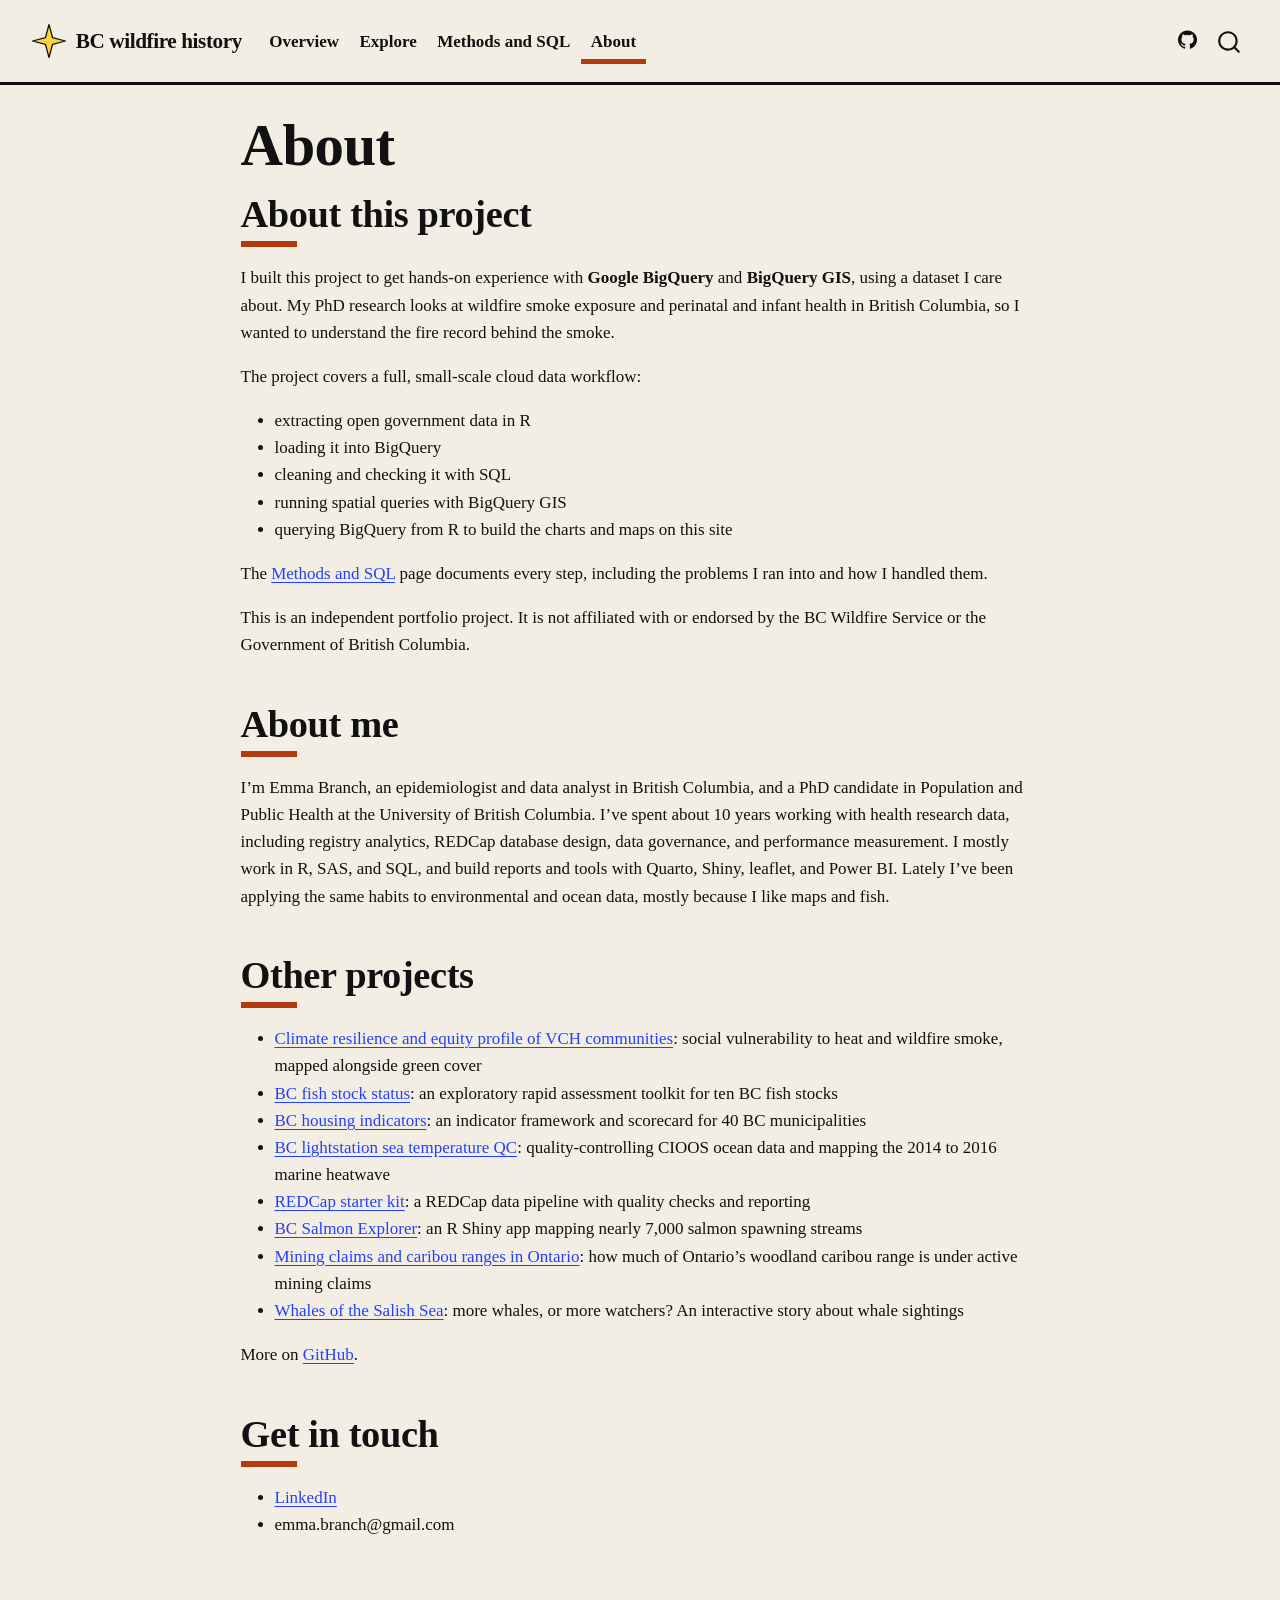
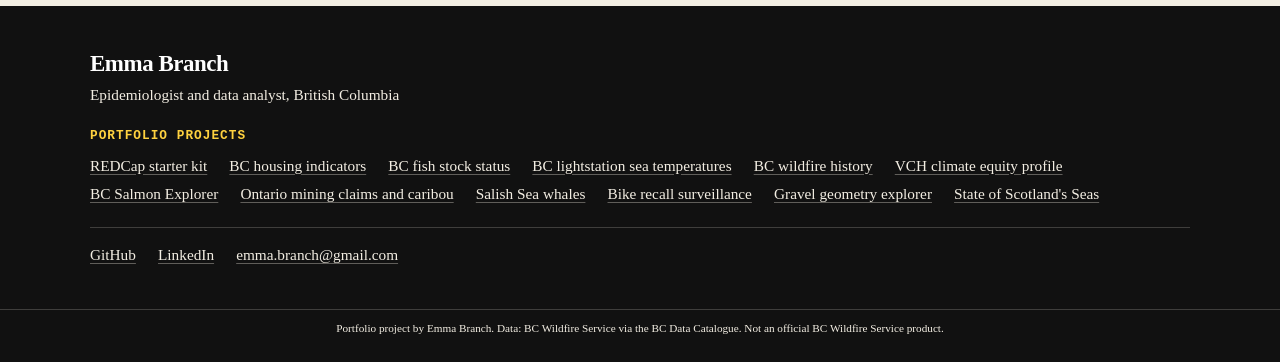
<file: docs/about.html>
<!DOCTYPE html>
<html xmlns="http://www.w3.org/1999/xhtml" lang="en" xml:lang="en"><head>

<meta charset="utf-8">
<meta name="generator" content="quarto-1.11.9">

<meta name="viewport" content="width=device-width, initial-scale=1.0, user-scalable=yes">


<title>About – BC wildfire history</title>
<style>
/* Default styles provided by pandoc.
** See https://pandoc.org/MANUAL.html#variables-for-html for config info.
*/
span.smallcaps{font-variant: small-caps;}
div.columns{display: flex; gap: 1.5em;}
div.column{flex: auto;}
@media screen {
div.columns{gap: min(4vw, 1.5em);}
div.column{overflow-x: auto;}
}
div.hanging-indent{margin-left: 1.5em; text-indent: -1.5em;}
ul.task-list{list-style: none;}
ul.task-list li input[type="checkbox"] {
  width: 0.8em;
  margin: 0 0.8em 0.2em -1em; /* quarto-specific, see https://github.com/quarto-dev/quarto-cli/issues/4556 */ 
  vertical-align: middle;
}
</style>


<script src="site_libs/quarto-nav/quarto-nav.js"></script>
<script src="site_libs/quarto-nav/headroom.min.js"></script>
<script src="site_libs/clipboard/clipboard.min.js"></script>
<script src="site_libs/quarto-search/autocomplete.umd.js"></script>
<script src="site_libs/quarto-search/fuse.min.js"></script>
<script src="site_libs/quarto-search/quarto-search.js"></script>
<meta name="quarto:offset" content="./">
<link href="./images/favicon.png" rel="icon" type="image/png">
<script src="site_libs/quarto-html/quarto.js" type="module"></script>
<script src="site_libs/quarto-html/tabsets/tabsets.js" type="module"></script>
<script src="site_libs/quarto-html/scrollable-regions/scrollable-regions.js" type="module"></script>
<script src="site_libs/quarto-html/popper.min.js"></script>
<script src="site_libs/quarto-html/tippy.umd.min.js"></script>
<script src="site_libs/quarto-html/anchor.min.js"></script>
<link href="site_libs/quarto-html/tippy.css" rel="stylesheet">
<link href="site_libs/quarto-html/quarto-syntax-highlighting-06df27c8158acedd5d263560cd4ba62e.css" rel="stylesheet" class="quarto-color-scheme" id="quarto-text-highlighting-styles">
<link href="site_libs/quarto-html/quarto-syntax-highlighting-dark-07e23dae4c3757ea2bcd5d8a79ca1ee5.css" rel="stylesheet" class="quarto-color-scheme quarto-color-alternate" id="quarto-text-highlighting-styles">
<link href="site_libs/quarto-html/quarto-syntax-highlighting-06df27c8158acedd5d263560cd4ba62e.css" rel="stylesheet" class="quarto-color-scheme-extra" id="quarto-text-highlighting-styles">
<script src="site_libs/bootstrap/bootstrap.min.js"></script>
<link href="site_libs/bootstrap/bootstrap-icons.css" rel="stylesheet">
<link href="site_libs/bootstrap/bootstrap-ffae555460ea6e6b9f40700ede4283e6.min.css" rel="stylesheet" append-hash="true" class="quarto-color-scheme" id="quarto-bootstrap" data-mode="light">
<link href="site_libs/bootstrap/bootstrap-dark-4a3fc4007fa810e1c9c3f0aef0cf8bcc.min.css" rel="stylesheet" append-hash="true" class="quarto-color-scheme quarto-color-alternate" id="quarto-bootstrap" data-mode="light">
<link href="site_libs/bootstrap/bootstrap-ffae555460ea6e6b9f40700ede4283e6.min.css" rel="stylesheet" append-hash="true" class="quarto-color-scheme-extra" id="quarto-bootstrap" data-mode="light">
<script id="quarto-search-options" type="application/json">{
  "location": "navbar",
  "copy-button": false,
  "collapse-after": 3,
  "panel-placement": "end",
  "type": "overlay",
  "limit": 50,
  "keyboard-shortcut": [
    "f",
    "/",
    "s"
  ],
  "show-item-context": false,
  "language": {
    "search-no-results-text": "No results",
    "search-matching-documents-text": "matching documents",
    "search-copy-link-title": "Copy link to search",
    "search-hide-matches-text": "Hide additional matches",
    "search-more-match-text": "more match in this document",
    "search-more-matches-text": "more matches in this document",
    "search-clear-button-title": "Clear",
    "search-text-placeholder": "",
    "search-detached-cancel-button-title": "Cancel",
    "search-submit-button-title": "Submit",
    "search-label": "Search"
  }
}</script>


</head>

<body class="nav-fixed fullcontent quarto-light"><a id="quarto-skip-link" class="visually-hidden-focusable" href="#quarto-document-content">Skip to main content</a>

<div id="quarto-search-results"></div>
  <header id="quarto-header" class="headroom fixed-top">
    <nav class="navbar navbar-expand-lg " data-bs-theme="dark" aria-label="Site">
      <div class="navbar-container container-fluid">
      <div class="navbar-brand-container mx-auto">
    <a href="./index.html" class="navbar-brand navbar-brand-logo">
    <img src="./images/motif.svg" alt="" class="navbar-logo light-content">
    <img src="./images/motif.svg" alt="" class="navbar-logo dark-content">
    </a>
    <a class="navbar-brand" href="./index.html">
    <span class="navbar-title">BC wildfire history</span>
    </a>
  </div>
          <button class="navbar-toggler" type="button" data-bs-toggle="collapse" data-bs-target="#navbarCollapse" aria-controls="navbarCollapse" aria-expanded="false" aria-label="Toggle navigation" onclick="if (window.quartoToggleHeadroom) { window.quartoToggleHeadroom(); }">
  <span class="navbar-toggler-icon"></span>
</button>
          <div class="collapse navbar-collapse" id="navbarCollapse">
            <ul class="navbar-nav navbar-nav-scroll me-auto">
  <li class="nav-item">
    <a class="nav-link" href="./index.html"> 
<span class="menu-text">Overview</span></a>
  </li>  
  <li class="nav-item">
    <a class="nav-link" href="./explore.html"> 
<span class="menu-text">Explore</span></a>
  </li>  
  <li class="nav-item">
    <a class="nav-link" href="./methods.html"> 
<span class="menu-text">Methods and SQL</span></a>
  </li>  
  <li class="nav-item">
    <a class="nav-link active" href="./about.html" aria-current="page"> 
<span class="menu-text">About</span></a>
  </li>  
</ul>
            <ul class="navbar-nav navbar-nav-scroll ms-auto">
  <li class="nav-item compact">
    <a class="nav-link" href="https://github.com/emmabranch/bc-wildfire-bigquery"> <i class="bi bi-github" role="img">
</i> 
<span class="menu-text"></span></a>
  </li>  
</ul>
          </div> <!-- /navcollapse -->
            <div class="quarto-navbar-tools">
</div>
            <div id="quarto-search" class="" title="Search"></div>
      </div> <!-- /container-fluid -->
    </nav>
</header>
<!-- content -->
<div id="quarto-content" class="quarto-container page-columns page-rows-contents page-layout-article page-navbar">
<!-- sidebar -->
<!-- margin-sidebar -->
    
<!-- main -->
<main class="content" id="quarto-document-content" tabindex="-1">

<header id="title-block-header" class="quarto-title-block default">
<div class="quarto-title">
<h1 class="title">About</h1>
</div>



<div class="quarto-title-meta">

    
  
    
  </div>
  


</header>


<section id="about-this-project" class="level2">
<h2 class="anchored" data-anchor-id="about-this-project">About this project</h2>
<p>I built this project to get hands-on experience with <strong>Google BigQuery</strong> and <strong>BigQuery GIS</strong>, using a dataset I care about. My PhD research looks at wildfire smoke exposure and perinatal and infant health in British Columbia, so I wanted to understand the fire record behind the smoke.</p>
<p>The project covers a full, small-scale cloud data workflow:</p>
<ul>
<li>extracting open government data in R</li>
<li>loading it into BigQuery</li>
<li>cleaning and checking it with SQL</li>
<li>running spatial queries with BigQuery GIS</li>
<li>querying BigQuery from R to build the charts and maps on this site</li>
</ul>
<p>The <a href="./methods.html">Methods and SQL</a> page documents every step, including the problems I ran into and how I handled them.</p>
<p>This is an independent portfolio project. It is not affiliated with or endorsed by the BC Wildfire Service or the Government of British Columbia.</p>
</section>
<section id="about-me" class="level2">
<h2 class="anchored" data-anchor-id="about-me">About me</h2>
<p>I’m Emma Branch, an epidemiologist and data analyst in British Columbia, and a PhD candidate in Population and Public Health at the University of British Columbia. I’ve spent about 10 years working with health research data, including registry analytics, REDCap database design, data governance, and performance measurement. I mostly work in R, SAS, and SQL, and build reports and tools with Quarto, Shiny, leaflet, and Power BI. Lately I’ve been applying the same habits to environmental and ocean data, mostly because I like maps and fish.</p>
</section>
<section id="other-projects" class="level2">
<h2 class="anchored" data-anchor-id="other-projects">Other projects</h2>
<ul>
<li><a href="https://emmabranch.github.io/vch-climate-equity-profile/">Climate resilience and equity profile of VCH communities</a>: social vulnerability to heat and wildfire smoke, mapped alongside green cover</li>
<li><a href="https://emmabranch.github.io/bc-fish-stock-status/">BC fish stock status</a>: an exploratory rapid assessment toolkit for ten BC fish stocks</li>
<li><a href="https://emmabranch.github.io/bc-housing-indicators/">BC housing indicators</a>: an indicator framework and scorecard for 40 BC municipalities</li>
<li><a href="https://emmabranch.github.io/bc-lightstation-qc/">BC lightstation sea temperature QC</a>: quality-controlling CIOOS ocean data and mapping the 2014 to 2016 marine heatwave</li>
<li><a href="https://emmabranch.github.io/redcap-starter-kit/">REDCap starter kit</a>: a REDCap data pipeline with quality checks and reporting</li>
<li><a href="https://emmabranch.shinyapps.io/bc-salmon-explorer">BC Salmon Explorer</a>: an R Shiny app mapping nearly 7,000 salmon spawning streams</li>
<li><a href="https://emmabranch.github.io/ontario-claims-caribou/">Mining claims and caribou ranges in Ontario</a>: how much of Ontario’s woodland caribou range is under active mining claims</li>
<li><a href="https://emmabranch.github.io/salish-sea-whales/">Whales of the Salish Sea</a>: more whales, or more watchers? An interactive story about whale sightings</li>
</ul>
<p>More on <a href="https://github.com/emmabranch">GitHub</a>.</p>
</section>
<section id="get-in-touch" class="level2">
<h2 class="anchored" data-anchor-id="get-in-touch">Get in touch</h2>
<ul>
<li><a href="https://www.linkedin.com/in/embranch/">LinkedIn</a></li>
<li>emma.branch@gmail.com</li>
</ul>


</section>

</main> <!-- /main -->
<!-- Shared portfolio footer. Master copy: /Users/ecox/projects/_brand-kit/footer.html -->
<footer class="eb-footer" role="contentinfo">
  <div class="eb-footer-inner">
    <div class="eb-footer-name">Emma Branch</div>
    <div class="eb-footer-tag">Epidemiologist and data analyst, British Columbia</div>
    <div class="eb-footer-heading">Portfolio projects</div>
    <nav class="eb-footer-projects" aria-label="Portfolio projects">
      <a href="https://emmabranch.github.io/redcap-starter-kit/">REDCap starter kit</a>
      <a href="https://emmabranch.github.io/bc-housing-indicators/">BC housing indicators</a>
      <a href="https://emmabranch.github.io/bc-fish-stock-status/">BC fish stock status</a>
      <a href="https://emmabranch.github.io/bc-lightstation-qc/">BC lightstation sea temperatures</a>
      <a href="https://emmabranch.github.io/bc-wildfire-bigquery/">BC wildfire history</a>
      <a href="https://emmabranch.github.io/vch-climate-equity-profile/">VCH climate equity profile</a>
      <a href="https://emmabranch.shinyapps.io/bc-salmon-explorer">BC Salmon Explorer</a>
      <a href="https://emmabranch.github.io/ontario-claims-caribou/">Ontario mining claims and caribou</a>
      <a href="https://emmabranch.github.io/salish-sea-whales/">Salish Sea whales</a>
      <a href="https://emmabranch.github.io/bike-recall-surveillance/">Bike recall surveillance</a>
      <a href="https://emmabranch.github.io/gravel-geometry/">Gravel geometry explorer</a>
      <a href="https://emmabranch.github.io/scotland-seas-indicators/">State of Scotland's Seas</a>
    </nav>
    <div class="eb-footer-contact">
      <a href="https://github.com/emmabranch">GitHub</a>
      <a href="https://www.linkedin.com/in/embranch/">LinkedIn</a>
      <a href="mailto:emma.branch@gmail.com">emma.branch@gmail.com</a>
    </div>
  </div>
</footer>
<script>
  /* Quarto places included HTML inside the page layout. Move the top bar
     and footer to the edges of the page so they span the full width. */
  document.addEventListener("DOMContentLoaded", function () {
    var bar = document.querySelector(".eb-topbar");
    if (bar) document.body.insertBefore(bar, document.body.firstChild);
    /* Optional hero for single-page reports (report-hero.html): put it
       straight after the top bar, above the report itself. */
    var rhero = document.querySelector(".eb-report-hero");
    if (rhero) {
      if (bar) bar.parentNode.insertBefore(rhero, bar.nextSibling);
      else document.body.insertBefore(rhero, document.body.firstChild);
      document.body.classList.add("has-report-hero");
      /* The report card is lifted over the hero, which makes each section's
         offsetTop relative to the card instead of the page. Quarto's table of
         contents reads offsetTop, so give each section its true page position. */
      document.querySelectorAll("main.content section[id]").forEach(function (sec) {
        Object.defineProperty(sec, "offsetTop", {
          configurable: true,
          get: function () { return this.getBoundingClientRect().top + window.scrollY; }
        });
      });
      /* Optional background stripes drawn by R inside the report
         (a div with class "eb-hero-stripes"): move them into the hero. */
      var stripes = document.querySelector(".eb-hero-stripes");
      if (stripes) { stripes.classList.add("hero-bg"); rhero.insertBefore(stripes, rhero.firstChild); }
    }
    var foot = document.querySelector(".eb-footer");
    if (foot) {
      /* On websites, put it just above Quarto's own footer (which holds the
         project disclaimer); otherwise at the very end of the page. */
      var qfoot = document.querySelector("footer.footer");
      if (qfoot) qfoot.parentNode.insertBefore(foot, qfoot);
      else document.body.appendChild(foot);
    }
    /* On phones, close the navbar menu after a link is tapped. Links to a
       section of the same page don't reload it, so the menu would stay open. */
    document.querySelectorAll(".navbar-collapse .nav-link:not(.dropdown-toggle)").forEach(function (link) {
      link.addEventListener("click", function () {
        var menu = document.querySelector(".navbar-collapse.show");
        if (menu && window.bootstrap) window.bootstrap.Collapse.getOrCreateInstance(menu).hide();
      });
    });
    /* Hide Quarto's empty footer columns so they don't add space on phones */
    document.querySelectorAll(".nav-footer-left, .nav-footer-right").forEach(function (el) {
      if (!el.children.length && !el.textContent.replace(/[\s\u00a0]/g, "")) el.style.display = "none";
    });
  });
</script>
<script id="quarto-html-after-body" type="application/javascript">
  window.document.addEventListener("DOMContentLoaded", function (event) {
    const icon = "";
    const anchorJS = new window.AnchorJS();
    anchorJS.options = {
      placement: 'right',
      icon: icon
    };
    anchorJS.add('.anchored');
    const isCodeAnnotation = (el) => {
      for (const clz of el.classList) {
        if (clz.startsWith('code-annotation-')) {                     
          return true;
        }
      }
      return false;
    }
    const onCopySuccess = function(e) {
      // button target
      const button = e.trigger;
      // don't keep focus
      button.blur();
      // flash "checked"
      button.classList.add('code-copy-button-checked');
      var currentTitle = button.getAttribute("title");
      button.setAttribute("title", "Copied!");
      let tooltip;
      if (window.bootstrap) {
        button.setAttribute("data-bs-toggle", "tooltip");
        button.setAttribute("data-bs-placement", "left");
        button.setAttribute("data-bs-title", "Copied!");
        tooltip = new bootstrap.Tooltip(button, 
          { trigger: "manual", 
            customClass: "code-copy-button-tooltip",
            offset: [0, -8]});
        tooltip.show();    
      }
      setTimeout(function() {
        if (tooltip) {
          tooltip.hide();
          button.removeAttribute("data-bs-title");
          button.removeAttribute("data-bs-toggle");
          button.removeAttribute("data-bs-placement");
        }
        button.setAttribute("title", currentTitle);
        button.classList.remove('code-copy-button-checked');
      }, 1000);
      // clear code selection
      e.clearSelection();
    }
    const getTextToCopy = function(trigger) {
      const outerScaffold = trigger.parentElement.cloneNode(true);
      const codeEl = outerScaffold.querySelector('code');
      for (const childEl of codeEl.children) {
        if (isCodeAnnotation(childEl)) {
          childEl.remove();
        }
      }
      return codeEl.innerText;
    }
    const clipboard = new window.ClipboardJS('.code-copy-button:not([data-in-quarto-modal])', {
      text: getTextToCopy
    });
    clipboard.on('success', onCopySuccess);
    if (window.document.getElementById('quarto-embedded-source-code-modal')) {
      const clipboardModal = new window.ClipboardJS('.code-copy-button[data-in-quarto-modal]', {
        text: getTextToCopy,
        container: window.document.getElementById('quarto-embedded-source-code-modal')
      });
      clipboardModal.on('success', onCopySuccess);
    }
      var localhostRegex = new RegExp(/^(?:http|https):\/\/localhost\:?[0-9]*\//);
      var mailtoRegex = new RegExp(/^mailto:/);
        var filterRegex = new RegExp("https:\/\/emmabranch\.github\.io\/bc-wildfire-bigquery\/");
      var isInternal = (href) => {
          return filterRegex.test(href) || localhostRegex.test(href) || mailtoRegex.test(href);
      }
      // Inspect non-navigation links and adorn them if external
      window.quartoDecorateExternalLinks = function (root) {
     var links = (root || window.document).querySelectorAll('a[href]:not(.nav-link):not(.navbar-brand):not(.toc-action):not(.sidebar-link):not(.sidebar-item-toggle):not(.pagination-link):not(.no-external):not([aria-hidden]):not(.dropdown-item):not(.quarto-navigation-tool):not(.about-link)');
      for (var i=0; i<links.length; i++) {
        const link = links[i];
        if (!isInternal(link.href)) {
          // undo the damage that might have been done by quarto-nav.js in the case of
          // links that we want to consider external
          if (link.dataset.originalHref !== undefined) {
            link.href = link.dataset.originalHref;
          }
          if (!link.classList.contains('no-external-icon')) {
          }
        }
      }
      };
      window.quartoDecorateExternalLinks(window.document);
    // Esc closes the popup (WCAG 1.4.13) and focus leaving both trigger and
    // popup closes it (WCAG 2.4.11); tippy handles neither for interactive popups.
    const hideOnEscAndFocusOut = {
      name: 'hideOnEscAndFocusOut',
      defaultValue: true,
      fn(instance) {
        const dismiss = () => {
          // A show scheduled by the trigger delay would otherwise reopen it
          instance.clearDelayTimeouts();
          instance.hide();
        };
        const onKeyDown = (event) => {
          if (event.key !== 'Escape') {
            return;
          }
          // Keep Esc from also reaching page handlers (e.g. reveal.js overview),
          // except an open reveal.js slide menu, which Esc should close too.
          // The menu handles keys only when its keyboard option is on.
          const menuHandlesEsc = window.Reveal?.getPlugin?.('menu')?.isOpen() &&
            window.Reveal.getConfig().menu?.keyboard !== false;
          if (!menuHandlesEsc) {
            event.stopPropagation();
          }
          if (instance.popper.contains(window.document.activeElement)) {
            // Disabled while refocusing so the focus trigger does not reopen it
            instance.disable();
            instance.reference.focus();
            instance.enable();
          }
          dismiss();
        };
        const onFocusOut = (event) => {
          const target = event.relatedTarget;
          if (target && !instance.reference.contains(target) &&
              !instance.popper.contains(target)) {
            dismiss();
          }
        };
        // On the trigger too: a click trigger (code-annotations: select) has no
        // blur handling. Attached for the instance's lifetime so leaving the
        // trigger also cancels a show still pending on the trigger delay.
        instance.reference.addEventListener('focusout', onFocusOut);
        return {
          onShow() {
            window.document.addEventListener('keydown', onKeyDown, true);
            instance.popper.addEventListener('focusout', onFocusOut);
          },
          onHide() {
            window.document.removeEventListener('keydown', onKeyDown, true);
            instance.popper.removeEventListener('focusout', onFocusOut);
          },
          onDestroy() {
            instance.reference.removeEventListener('focusout', onFocusOut);
          },
        };
      },
    };
    function tippyHover(el, contentFn, onTriggerFn, onUntriggerFn) {
      const config = {
        allowHTML: true,
        maxWidth: 500,
        delay: 100,
        arrow: false,
        appendTo: function(el) {
            return el.parentElement;
        },
        interactive: true,
        interactiveBorder: 10,
        theme: 'quarto',
        placement: 'bottom-start',
        plugins: [hideOnEscAndFocusOut],
      };
      if (contentFn) {
        config.content = contentFn;
      }
      if (onTriggerFn) {
        config.onTrigger = onTriggerFn;
      }
      if (onUntriggerFn) {
        config.onUntrigger = onUntriggerFn;
      }
      window.tippy(el, config); 
    }
    const noterefs = window.document.querySelectorAll('a[role="doc-noteref"]');
    for (var i=0; i<noterefs.length; i++) {
      const ref = noterefs[i];
      tippyHover(ref, function() {
        // use id or data attribute instead here
        let href = ref.getAttribute('data-footnote-href') || ref.getAttribute('href');
        try { href = new URL(href).hash; } catch {}
        const id = href.replace(/^#\/?/, "");
        const note = window.document.getElementById(id);
        if (note) {
          return note.innerHTML;
        } else {
          return "";
        }
      });
    }
    const xrefs = window.document.querySelectorAll('a.quarto-xref');
    const processXRef = (id, note) => {
      // Strip column container classes
      const stripColumnClz = (el) => {
        el.classList.remove("page-full", "page-columns");
        if (el.children) {
          for (const child of el.children) {
            stripColumnClz(child);
          }
        }
      }
      stripColumnClz(note)
      if (id === null || id.startsWith('sec-')) {
        // Special case sections, only their first couple elements
        const container = document.createElement("div");
        if (note.children && note.children.length > 2) {
          container.appendChild(note.children[0].cloneNode(true));
          for (let i = 1; i < note.children.length; i++) {
            const child = note.children[i];
            if (child.tagName === "P" && child.innerText === "") {
              continue;
            } else {
              container.appendChild(child.cloneNode(true));
              break;
            }
          }
          if (window.Quarto?.typesetMath) {
            window.Quarto.typesetMath(container);
          }
          return container.innerHTML
        } else {
          if (window.Quarto?.typesetMath) {
            window.Quarto.typesetMath(note);
          }
          return note.innerHTML;
        }
      } else {
        // Remove any anchor links if they are present
        const anchorLink = note.querySelector('a.anchorjs-link');
        if (anchorLink) {
          anchorLink.remove();
        }
        if (window.Quarto?.typesetMath) {
          window.Quarto.typesetMath(note);
        }
        if (note.classList.contains("callout")) {
          return note.outerHTML;
        } else {
          return note.innerHTML;
        }
      }
    }
    for (var i=0; i<xrefs.length; i++) {
      const xref = xrefs[i];
      tippyHover(xref, undefined, function(instance) {
        instance.disable();
        let url = xref.getAttribute('href');
        let hash = undefined; 
        if (url.startsWith('#')) {
          hash = url;
        } else {
          try { hash = new URL(url).hash; } catch {}
        }
        if (hash) {
          const id = hash.replace(/^#\/?/, "");
          const note = window.document.getElementById(id);
          if (note !== null) {
            try {
              const html = processXRef(id, note.cloneNode(true));
              instance.setContent(html);
            } finally {
              instance.enable();
              instance.show();
            }
          } else {
            // See if we can fetch this
            fetch(url.split('#')[0])
            .then(res => res.text())
            .then(html => {
              const parser = new DOMParser();
              const htmlDoc = parser.parseFromString(html, "text/html");
              const note = htmlDoc.getElementById(id);
              if (note !== null) {
                const html = processXRef(id, note);
                instance.setContent(html);
              } 
            }).finally(() => {
              instance.enable();
              instance.show();
            });
          }
        } else {
          // See if we can fetch a full url (with no hash to target)
          // This is a special case and we should probably do some content thinning / targeting
          fetch(url)
          .then(res => res.text())
          .then(html => {
            const parser = new DOMParser();
            const htmlDoc = parser.parseFromString(html, "text/html");
            const note = htmlDoc.querySelector('main.content');
            if (note !== null) {
              // This should only happen for chapter cross references
              // (since there is no id in the URL)
              // remove the first header
              if (note.children.length > 0 && note.children[0].tagName === "HEADER") {
                note.children[0].remove();
              }
              const html = processXRef(null, note);
              instance.setContent(html);
            } 
          }).finally(() => {
            instance.enable();
            instance.show();
          });
        }
      }, function(instance) {
      });
    }
        let selectedAnnoteEl;
        const selectorForAnnotation = ( cell, annotation) => {
          let cellAttr = 'data-code-cell="' + cell + '"';
          let lineAttr = 'data-code-annotation="' +  annotation + '"';
          const selector = 'span[' + cellAttr + '][' + lineAttr + ']';
          return selector;
        }
        const selectCodeLines = (annoteEl) => {
          const doc = window.document;
          const targetCell = annoteEl.getAttribute("data-target-cell");
          const targetAnnotation = annoteEl.getAttribute("data-target-annotation");
          const annoteSpan = window.document.querySelector(selectorForAnnotation(targetCell, targetAnnotation));
          const lines = annoteSpan.getAttribute("data-code-lines").split(",");
          const lineIds = lines.map((line) => {
            return targetCell + "-" + line;
          })
          // Each band is positioned against its own containing block, which is
          // not the offsetParent of the lines, so place it from client rects.
          const placeBand = (band, firstEl, lastEl, codeBlock) => {
            const container = band.offsetParent;
            if (container === null) {
              return;
            }
            const containerRect = container.getBoundingClientRect();
            // Reveal.js scales slides with a transform, so convert client
            // pixels back to the CSS pixels of the container.
            const scale = containerRect.height / container.offsetHeight || 1;
            const firstRect = firstEl.getBoundingClientRect();
            const lastRect = lastEl.getBoundingClientRect();
            const top = (firstRect.top - containerRect.top) / scale - container.clientTop + container.scrollTop;
            const height = (lastRect.bottom - firstRect.top) / scale;
            band.style.top = top - 2 + "px";
            band.style.height = height + 4 + "px";
            if (codeBlock) {
              // Without the copy button wrapper, the containing block is wider
              // than the code block, so span the code block explicitly.
              const blockRect = codeBlock.getBoundingClientRect();
              band.style.left = (blockRect.left - containerRect.left) / scale - container.clientLeft + container.scrollLeft + "px";
              band.style.width = blockRect.width / scale + "px";
            }
          };
          if (lineIds.length > 0) {
            const el = window.document.getElementById(lineIds[0]);
            const lastEl = window.document.getElementById(lineIds[lineIds.length - 1]);
            const parent = el.parentElement.parentElement;
            // cook up a div (if necessary) and position it
            let div = window.document.getElementById("code-annotation-line-highlight");
            if (div === null) {
              div = window.document.createElement("div");
              div.setAttribute("id", "code-annotation-line-highlight");
              div.style.position = 'absolute';
              parent.appendChild(div);
            }
            placeBand(div, el, lastEl, parent.closest("div.sourceCode") || parent);
            let gutterDiv = window.document.getElementById("code-annotation-line-highlight-gutter");
            if (gutterDiv === null) {
              gutterDiv = window.document.createElement("div");
              gutterDiv.setAttribute("id", "code-annotation-line-highlight-gutter");
              gutterDiv.style.position = 'absolute';
              const codeCell = window.document.getElementById(targetCell);
              const gutter = codeCell.querySelector('.code-annotation-gutter');
              gutter.appendChild(gutterDiv);
            }
            placeBand(gutterDiv, el, lastEl);
            selectedAnnoteEl = annoteEl;
          }
        };
        const unselectCodeLines = () => {
          const elementsIds = ["code-annotation-line-highlight", "code-annotation-line-highlight-gutter"];
          elementsIds.forEach((elId) => {
            const div = window.document.getElementById(elId);
            if (div) {
              div.remove();
            }
          });
          selectedAnnoteEl = undefined;
        };
          // Handle positioning of the toggle
      window.addEventListener(
        "resize",
        throttle(() => {
          elRect = undefined;
          if (selectedAnnoteEl) {
            selectCodeLines(selectedAnnoteEl);
          }
        }, 10)
      );
      function throttle(fn, ms) {
      let throttle = false;
      let timer;
        return (...args) => {
          if(!throttle) { // first call gets through
              fn.apply(this, args);
              throttle = true;
          } else { // all the others get throttled
              if(timer) clearTimeout(timer); // cancel #2
              timer = setTimeout(() => {
                fn.apply(this, args);
                timer = throttle = false;
              }, ms);
          }
        };
      }
        // Attach click handler to the DT
        const annoteDls = window.document.querySelectorAll('dt[data-target-cell]');
        for (const annoteDlNode of annoteDls) {
          annoteDlNode.addEventListener('click', (event) => {
            const clickedEl = event.target;
            if (clickedEl !== selectedAnnoteEl) {
              unselectCodeLines();
              const activeEl = window.document.querySelector('dt[data-target-cell].code-annotation-active');
              if (activeEl) {
                activeEl.classList.remove('code-annotation-active');
              }
              selectCodeLines(clickedEl);
              clickedEl.classList.add('code-annotation-active');
            } else {
              // Unselect the line
              unselectCodeLines();
              clickedEl.classList.remove('code-annotation-active');
            }
          });
        }
    const findCites = (el) => {
      const parentEl = el.parentElement;
      if (parentEl) {
        const cites = parentEl.dataset.cites;
        if (cites) {
          return {
            el,
            cites: cites.split(' ')
          };
        } else {
          return findCites(el.parentElement)
        }
      } else {
        return undefined;
      }
    };
    var bibliorefs = window.document.querySelectorAll('a[role="doc-biblioref"]');
    for (var i=0; i<bibliorefs.length; i++) {
      const ref = bibliorefs[i];
      const citeInfo = findCites(ref);
      if (citeInfo) {
        tippyHover(citeInfo.el, function() {
          var popup = window.document.createElement('div');
          citeInfo.cites.forEach(function(cite) {
            var citeDiv = window.document.createElement('div');
            citeDiv.classList.add('hanging-indent');
            citeDiv.classList.add('csl-entry');
            var biblioDiv = window.document.getElementById('ref-' + cite);
            if (biblioDiv) {
              citeDiv.innerHTML = biblioDiv.innerHTML;
            }
            popup.appendChild(citeDiv);
          });
          return popup.innerHTML;
        });
      }
    }
  });
  </script>
  <script type="application/javascript">
  window.quartoScrollableRegionsLabels = {"code":"Scrollable code","output":"Scrollable output"};
  </script>
</div> <!-- /content -->
<footer class="footer">
  <div class="nav-footer">
    <div class="nav-footer-left">
      &nbsp;
    </div>   
    <div class="nav-footer-center">
<p>Portfolio project by Emma Branch. Data: BC Wildfire Service via the BC Data Catalogue. Not an official BC Wildfire Service product.</p>
</div>
    <div class="nav-footer-right">
      &nbsp;
    </div>
  </div>
</footer>




</body></html>
</file>
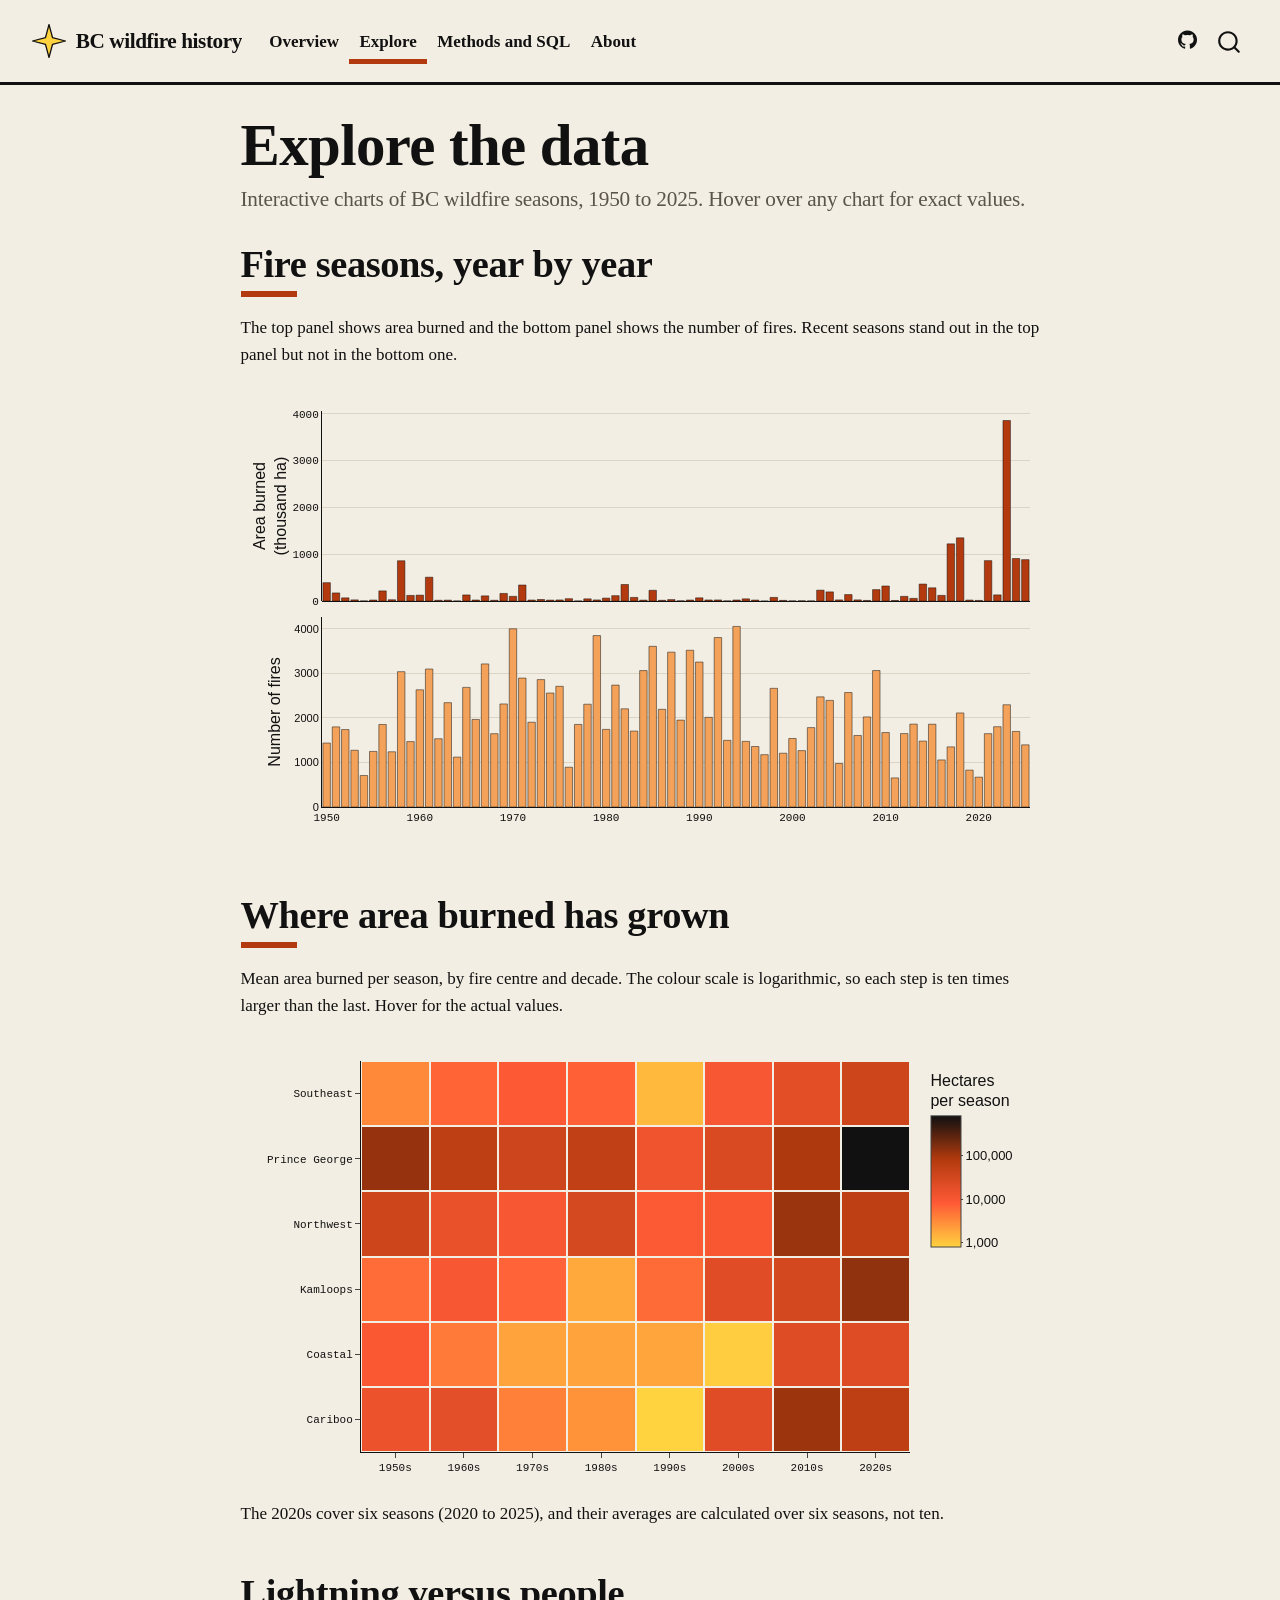
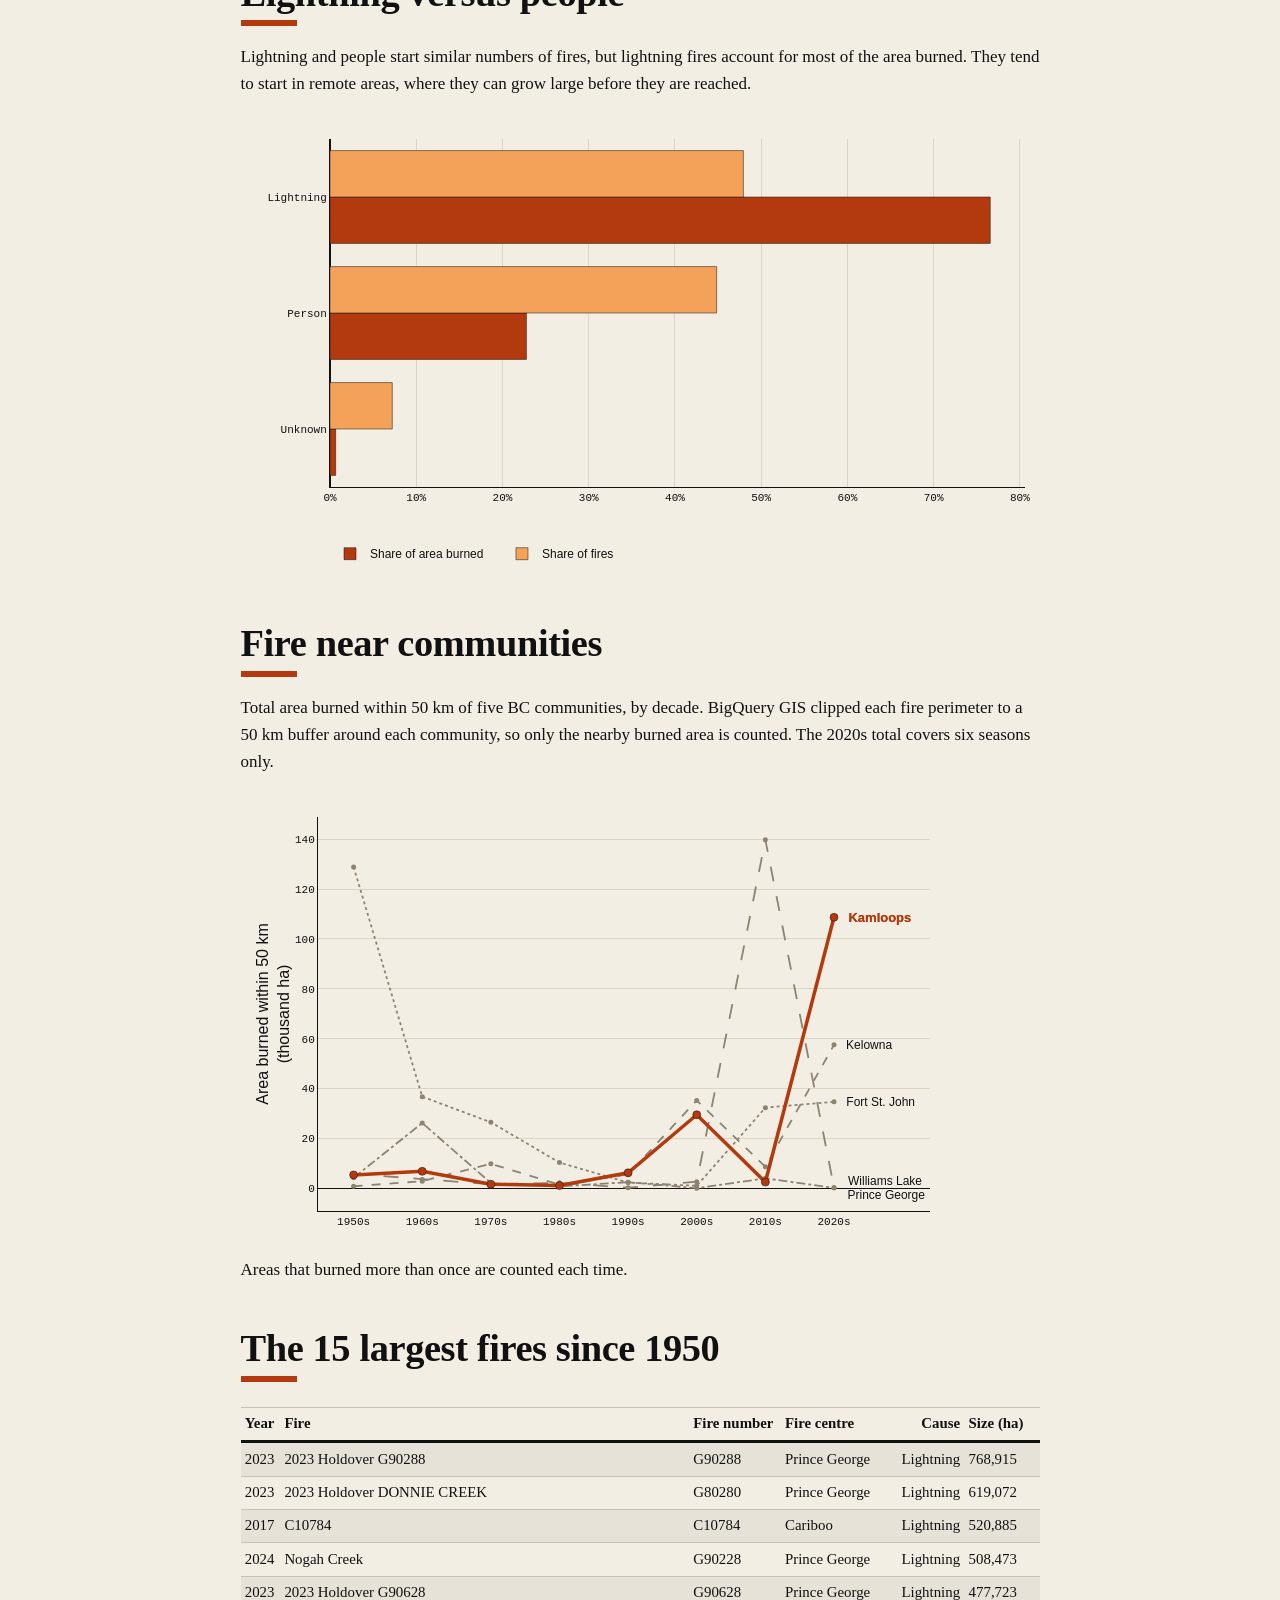
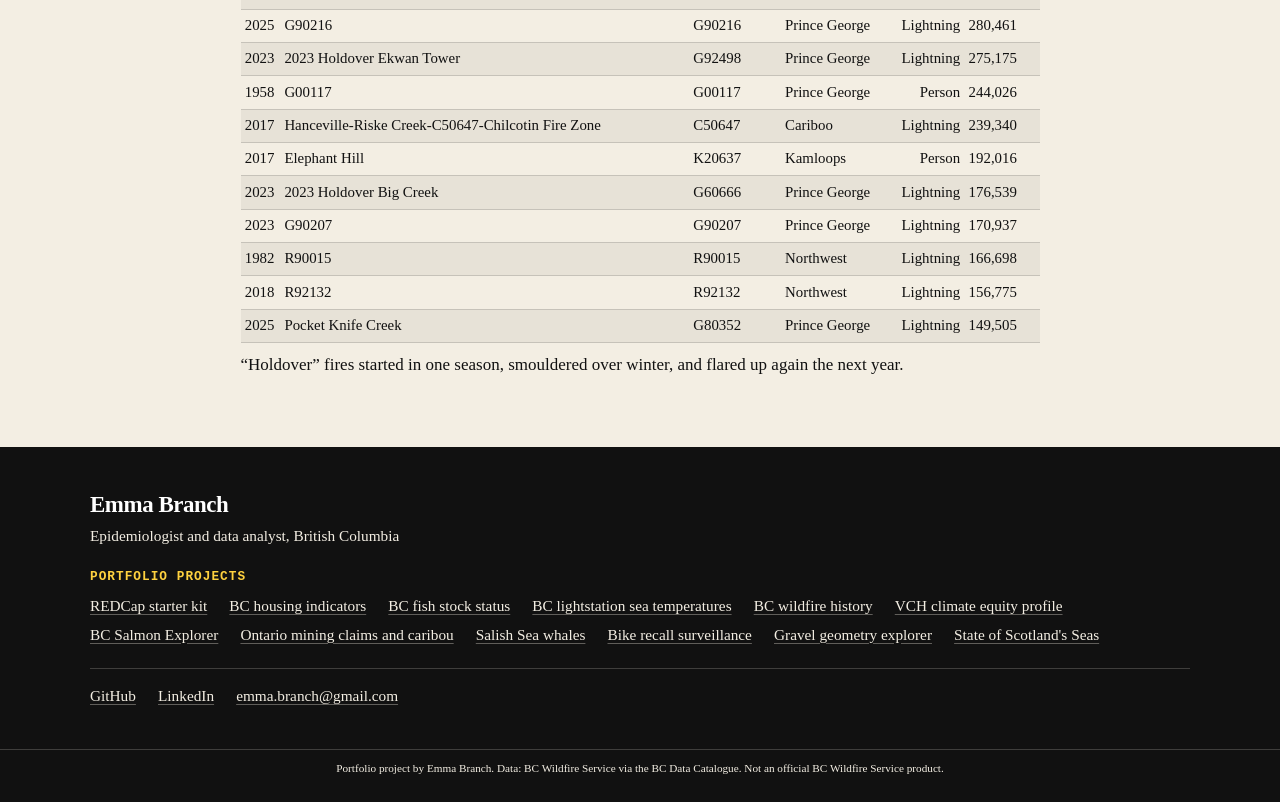
<file: docs/explore.html>
<!DOCTYPE html>
<html xmlns="http://www.w3.org/1999/xhtml" lang="en" xml:lang="en"><head>

<meta charset="utf-8">
<meta name="generator" content="quarto-1.11.9">

<meta name="viewport" content="width=device-width, initial-scale=1.0, user-scalable=yes">


<title>Explore the data – BC wildfire history</title>
<style>
/* Default styles provided by pandoc.
** See https://pandoc.org/MANUAL.html#variables-for-html for config info.
*/
span.smallcaps{font-variant: small-caps;}
div.columns{display: flex; gap: 1.5em;}
div.column{flex: auto;}
@media screen {
div.columns{gap: min(4vw, 1.5em);}
div.column{overflow-x: auto;}
}
div.hanging-indent{margin-left: 1.5em; text-indent: -1.5em;}
ul.task-list{list-style: none;}
ul.task-list li input[type="checkbox"] {
  width: 0.8em;
  margin: 0 0.8em 0.2em -1em; /* quarto-specific, see https://github.com/quarto-dev/quarto-cli/issues/4556 */ 
  vertical-align: middle;
}
</style>


<script src="site_libs/quarto-nav/quarto-nav.js"></script>
<script src="site_libs/quarto-nav/headroom.min.js"></script>
<script src="site_libs/clipboard/clipboard.min.js"></script>
<script src="site_libs/quarto-search/autocomplete.umd.js"></script>
<script src="site_libs/quarto-search/fuse.min.js"></script>
<script src="site_libs/quarto-search/quarto-search.js"></script>
<meta name="quarto:offset" content="./">
<link href="./images/favicon.png" rel="icon" type="image/png">
<script src="site_libs/quarto-html/quarto.js" type="module"></script>
<script src="site_libs/quarto-html/tabsets/tabsets.js" type="module"></script>
<script src="site_libs/quarto-html/scrollable-regions/scrollable-regions.js" type="module"></script>
<script src="site_libs/quarto-html/popper.min.js"></script>
<script src="site_libs/quarto-html/tippy.umd.min.js"></script>
<script src="site_libs/quarto-html/anchor.min.js"></script>
<link href="site_libs/quarto-html/tippy.css" rel="stylesheet">
<link href="site_libs/quarto-html/quarto-syntax-highlighting-06df27c8158acedd5d263560cd4ba62e.css" rel="stylesheet" class="quarto-color-scheme" id="quarto-text-highlighting-styles">
<link href="site_libs/quarto-html/quarto-syntax-highlighting-dark-07e23dae4c3757ea2bcd5d8a79ca1ee5.css" rel="stylesheet" class="quarto-color-scheme quarto-color-alternate" id="quarto-text-highlighting-styles">
<link href="site_libs/quarto-html/quarto-syntax-highlighting-06df27c8158acedd5d263560cd4ba62e.css" rel="stylesheet" class="quarto-color-scheme-extra" id="quarto-text-highlighting-styles">
<script src="site_libs/bootstrap/bootstrap.min.js"></script>
<link href="site_libs/bootstrap/bootstrap-icons.css" rel="stylesheet">
<link href="site_libs/bootstrap/bootstrap-ffae555460ea6e6b9f40700ede4283e6.min.css" rel="stylesheet" append-hash="true" class="quarto-color-scheme" id="quarto-bootstrap" data-mode="light">
<link href="site_libs/bootstrap/bootstrap-dark-4a3fc4007fa810e1c9c3f0aef0cf8bcc.min.css" rel="stylesheet" append-hash="true" class="quarto-color-scheme quarto-color-alternate" id="quarto-bootstrap" data-mode="light">
<link href="site_libs/bootstrap/bootstrap-ffae555460ea6e6b9f40700ede4283e6.min.css" rel="stylesheet" append-hash="true" class="quarto-color-scheme-extra" id="quarto-bootstrap" data-mode="light">
<script id="quarto-search-options" type="application/json">{
  "location": "navbar",
  "copy-button": false,
  "collapse-after": 3,
  "panel-placement": "end",
  "type": "overlay",
  "limit": 50,
  "keyboard-shortcut": [
    "f",
    "/",
    "s"
  ],
  "show-item-context": false,
  "language": {
    "search-no-results-text": "No results",
    "search-matching-documents-text": "matching documents",
    "search-copy-link-title": "Copy link to search",
    "search-hide-matches-text": "Hide additional matches",
    "search-more-match-text": "more match in this document",
    "search-more-matches-text": "more matches in this document",
    "search-clear-button-title": "Clear",
    "search-text-placeholder": "",
    "search-detached-cancel-button-title": "Cancel",
    "search-submit-button-title": "Submit",
    "search-label": "Search"
  }
}</script>
<link href="site_libs/htmltools-fill-0.5.9/fill.css" rel="stylesheet">
<script src="site_libs/htmlwidgets-1.6.4/htmlwidgets.js"></script>
<script src="site_libs/plotly-binding-4.12.1/plotly.js"></script>
<script src="site_libs/typedarray-0.1/typedarray.min.js"></script>
<script src="site_libs/jquery-3.5.1/jquery.min.js"></script>
<link href="site_libs/crosstalk-1.2.2/css/crosstalk.min.css" rel="stylesheet">
<script src="site_libs/crosstalk-1.2.2/js/crosstalk.min.js"></script>
<link href="site_libs/plotly-htmlwidgets-css-2.25.2/plotly-htmlwidgets.css" rel="stylesheet">
<script src="site_libs/plotly-main-2.25.2/plotly-latest.min.js"></script>


</head>

<body class="nav-fixed fullcontent quarto-light"><a id="quarto-skip-link" class="visually-hidden-focusable" href="#quarto-document-content">Skip to main content</a>

<div id="quarto-search-results"></div>
  <header id="quarto-header" class="headroom fixed-top">
    <nav class="navbar navbar-expand-lg " data-bs-theme="dark" aria-label="Site">
      <div class="navbar-container container-fluid">
      <div class="navbar-brand-container mx-auto">
    <a href="./index.html" class="navbar-brand navbar-brand-logo">
    <img src="./images/motif.svg" alt="" class="navbar-logo light-content">
    <img src="./images/motif.svg" alt="" class="navbar-logo dark-content">
    </a>
    <a class="navbar-brand" href="./index.html">
    <span class="navbar-title">BC wildfire history</span>
    </a>
  </div>
          <button class="navbar-toggler" type="button" data-bs-toggle="collapse" data-bs-target="#navbarCollapse" aria-controls="navbarCollapse" aria-expanded="false" aria-label="Toggle navigation" onclick="if (window.quartoToggleHeadroom) { window.quartoToggleHeadroom(); }">
  <span class="navbar-toggler-icon"></span>
</button>
          <div class="collapse navbar-collapse" id="navbarCollapse">
            <ul class="navbar-nav navbar-nav-scroll me-auto">
  <li class="nav-item">
    <a class="nav-link" href="./index.html"> 
<span class="menu-text">Overview</span></a>
  </li>  
  <li class="nav-item">
    <a class="nav-link active" href="./explore.html" aria-current="page"> 
<span class="menu-text">Explore</span></a>
  </li>  
  <li class="nav-item">
    <a class="nav-link" href="./methods.html"> 
<span class="menu-text">Methods and SQL</span></a>
  </li>  
  <li class="nav-item">
    <a class="nav-link" href="./about.html"> 
<span class="menu-text">About</span></a>
  </li>  
</ul>
            <ul class="navbar-nav navbar-nav-scroll ms-auto">
  <li class="nav-item compact">
    <a class="nav-link" href="https://github.com/emmabranch/bc-wildfire-bigquery"> <i class="bi bi-github" role="img">
</i> 
<span class="menu-text"></span></a>
  </li>  
</ul>
          </div> <!-- /navcollapse -->
            <div class="quarto-navbar-tools">
</div>
            <div id="quarto-search" class="" title="Search"></div>
      </div> <!-- /container-fluid -->
    </nav>
</header>
<!-- content -->
<div id="quarto-content" class="quarto-container page-columns page-rows-contents page-layout-article page-navbar">
<!-- sidebar -->
<!-- margin-sidebar -->
    
<!-- main -->
<main class="content" id="quarto-document-content" tabindex="-1">

<header id="title-block-header" class="quarto-title-block default">
<div class="quarto-title">
<h1 class="title">Explore the data</h1>
<p class="subtitle lead">Interactive charts of BC wildfire seasons, 1950 to 2025. Hover over any chart for exact values.</p>
</div>



<div class="quarto-title-meta">

    
  
    
  </div>
  


</header>


<section id="fire-seasons-year-by-year" class="level2">
<h2 class="anchored" data-anchor-id="fire-seasons-year-by-year">Fire seasons, year by year</h2>
<p>The top panel shows area burned and the bottom panel shows the number of fires. Recent seasons stand out in the top panel but not in the bottom one.</p>
<div class="cell">
<div class="cell-output-display">
<div class="plotly html-widget html-fill-item" id="htmlwidget-e17b03e371a9c28a1ec8" style="width:100%;height:464px;"></div>
<script type="application/json" data-for="htmlwidget-e17b03e371a9c28a1ec8">{"x":{"data":[{"x":[1950,1951,1952,1953,1954,1955,1956,1957,1958,1959,1960,1961,1962,1963,1964,1965,1966,1967,1968,1969,1970,1971,1972,1973,1974,1975,1976,1977,1978,1979,1980,1981,1982,1983,1984,1985,1986,1987,1988,1989,1990,1991,1992,1993,1994,1995,1996,1997,1998,1999,2000,2001,2002,2003,2004,2005,2006,2007,2008,2009,2010,2011,2012,2013,2014,2015,2016,2017,2018,2019,2020,2021,2022,2023,2024,2025],"y":[393.19529999999975,174.09210000000019,68.881299999999996,25.534599999999998,3.797000000000001,22.48810000000001,217.62339999999992,28.487599999999997,861.06649999999922,121.22959999999998,126.9254,509.79909999999967,17.205499999999997,20.112599999999997,3.079699999999999,131.21860000000009,23.208500000000019,111.2945,17.7958,163.29660000000013,101.54430000000008,343.3461999999999,22.82859999999998,33.895499999999991,21.112500000000011,24.283900000000003,50.785500000000013,3.1258000000000004,47.995300000000022,24.518000000000004,63.298099999999998,115.51670000000004,354.33710000000008,78.113700000000023,20.187400000000004,230.36699999999999,16.636499999999998,32.128599999999992,5.9928000000000017,22.180299999999995,69.474299999999999,23.939900000000002,24.119299999999996,4.2443999999999997,23.245499999999996,47.809199999999997,21.685299999999991,2.0579999999999994,78.667299999999983,14.8858,4.807100000000001,6.4118000000000004,4.2195999999999998,233.2589999999999,196.52379999999999,25.040200000000002,139.1771,25.614800000000024,13.400800000000011,245.05249999999992,322.1053000000004,12.9833,100.56000000000007,58.033299999999969,363.55779999999999,283.41420000000011,121.99939999999998,1222.2054000000005,1350.8078000000014,21.775499999999997,14.3453,863.52909999999986,132.11779999999996,3855.6932999999995,908.61620000000039,885.10259999999948],"marker":{"color":"#b33a0e","line":{"color":"#111111","width":0.5}},"hovertemplate":["%{x}: %{y:,.0f} thousand ha<extra><\/extra>","%{x}: %{y:,.0f} thousand ha<extra><\/extra>","%{x}: %{y:,.0f} thousand ha<extra><\/extra>","%{x}: %{y:,.0f} thousand ha<extra><\/extra>","%{x}: %{y:,.0f} thousand ha<extra><\/extra>","%{x}: %{y:,.0f} thousand ha<extra><\/extra>","%{x}: %{y:,.0f} thousand ha<extra><\/extra>","%{x}: %{y:,.0f} thousand ha<extra><\/extra>","%{x}: %{y:,.0f} thousand ha<extra><\/extra>","%{x}: %{y:,.0f} thousand ha<extra><\/extra>","%{x}: %{y:,.0f} thousand ha<extra><\/extra>","%{x}: %{y:,.0f} thousand ha<extra><\/extra>","%{x}: %{y:,.0f} thousand ha<extra><\/extra>","%{x}: %{y:,.0f} thousand ha<extra><\/extra>","%{x}: %{y:,.0f} thousand ha<extra><\/extra>","%{x}: %{y:,.0f} thousand ha<extra><\/extra>","%{x}: %{y:,.0f} thousand ha<extra><\/extra>","%{x}: %{y:,.0f} thousand ha<extra><\/extra>","%{x}: %{y:,.0f} thousand ha<extra><\/extra>","%{x}: %{y:,.0f} thousand ha<extra><\/extra>","%{x}: %{y:,.0f} thousand ha<extra><\/extra>","%{x}: %{y:,.0f} thousand ha<extra><\/extra>","%{x}: %{y:,.0f} thousand ha<extra><\/extra>","%{x}: %{y:,.0f} thousand ha<extra><\/extra>","%{x}: %{y:,.0f} thousand ha<extra><\/extra>","%{x}: %{y:,.0f} thousand ha<extra><\/extra>","%{x}: %{y:,.0f} thousand ha<extra><\/extra>","%{x}: %{y:,.0f} thousand ha<extra><\/extra>","%{x}: %{y:,.0f} thousand ha<extra><\/extra>","%{x}: %{y:,.0f} thousand ha<extra><\/extra>","%{x}: %{y:,.0f} thousand ha<extra><\/extra>","%{x}: %{y:,.0f} thousand ha<extra><\/extra>","%{x}: %{y:,.0f} thousand ha<extra><\/extra>","%{x}: %{y:,.0f} thousand ha<extra><\/extra>","%{x}: %{y:,.0f} thousand ha<extra><\/extra>","%{x}: %{y:,.0f} thousand ha<extra><\/extra>","%{x}: %{y:,.0f} thousand ha<extra><\/extra>","%{x}: %{y:,.0f} thousand ha<extra><\/extra>","%{x}: %{y:,.0f} thousand ha<extra><\/extra>","%{x}: %{y:,.0f} thousand ha<extra><\/extra>","%{x}: %{y:,.0f} thousand ha<extra><\/extra>","%{x}: %{y:,.0f} thousand ha<extra><\/extra>","%{x}: %{y:,.0f} thousand ha<extra><\/extra>","%{x}: %{y:,.0f} thousand ha<extra><\/extra>","%{x}: %{y:,.0f} thousand ha<extra><\/extra>","%{x}: %{y:,.0f} thousand ha<extra><\/extra>","%{x}: %{y:,.0f} thousand ha<extra><\/extra>","%{x}: %{y:,.0f} thousand ha<extra><\/extra>","%{x}: %{y:,.0f} thousand ha<extra><\/extra>","%{x}: %{y:,.0f} thousand ha<extra><\/extra>","%{x}: %{y:,.0f} thousand ha<extra><\/extra>","%{x}: %{y:,.0f} thousand ha<extra><\/extra>","%{x}: %{y:,.0f} thousand ha<extra><\/extra>","%{x}: %{y:,.0f} thousand ha<extra><\/extra>","%{x}: %{y:,.0f} thousand ha<extra><\/extra>","%{x}: %{y:,.0f} thousand ha<extra><\/extra>","%{x}: %{y:,.0f} thousand ha<extra><\/extra>","%{x}: %{y:,.0f} thousand ha<extra><\/extra>","%{x}: %{y:,.0f} thousand ha<extra><\/extra>","%{x}: %{y:,.0f} thousand ha<extra><\/extra>","%{x}: %{y:,.0f} thousand ha<extra><\/extra>","%{x}: %{y:,.0f} thousand ha<extra><\/extra>","%{x}: %{y:,.0f} thousand ha<extra><\/extra>","%{x}: %{y:,.0f} thousand ha<extra><\/extra>","%{x}: %{y:,.0f} thousand ha<extra><\/extra>","%{x}: %{y:,.0f} thousand ha<extra><\/extra>","%{x}: %{y:,.0f} thousand ha<extra><\/extra>","%{x}: %{y:,.0f} thousand ha<extra><\/extra>","%{x}: %{y:,.0f} thousand ha<extra><\/extra>","%{x}: %{y:,.0f} thousand ha<extra><\/extra>","%{x}: %{y:,.0f} thousand ha<extra><\/extra>","%{x}: %{y:,.0f} thousand ha<extra><\/extra>","%{x}: %{y:,.0f} thousand ha<extra><\/extra>","%{x}: %{y:,.0f} thousand ha<extra><\/extra>","%{x}: %{y:,.0f} thousand ha<extra><\/extra>","%{x}: %{y:,.0f} thousand ha<extra><\/extra>"],"type":"bar","error_y":{"color":"rgba(31,119,180,1)"},"error_x":{"color":"rgba(31,119,180,1)"},"xaxis":"x","yaxis":"y","frame":null},{"x":[1950,1951,1952,1953,1954,1955,1956,1957,1958,1959,1960,1961,1962,1963,1964,1965,1966,1967,1968,1969,1970,1971,1972,1973,1974,1975,1976,1977,1978,1979,1980,1981,1982,1983,1984,1985,1986,1987,1988,1989,1990,1991,1992,1993,1994,1995,1996,1997,1998,1999,2000,2001,2002,2003,2004,2005,2006,2007,2008,2009,2010,2011,2012,2013,2014,2015,2016,2017,2018,2019,2020,2021,2022,2023,2024,2025],"y":[1436,1799,1739,1274,707,1248,1853,1240,3039,1469,2632,3099,1533,2343,1121,2686,1966,3213,1646,2314,4002,2895,1904,2861,2559,2710,893,1854,2308,3849,1743,2737,2205,1705,3063,3608,2194,3477,1951,3520,3255,2013,3805,1497,4055,1474,1358,1175,2665,1208,1539,1266,1783,2473,2394,976,2570,1606,2023,3064,1672,653,1649,1861,1480,1859,1057,1350,2112,828,670,1647,1803,2296,1697,1396],"marker":{"color":"#f4a259","line":{"color":"#111111","width":0.5}},"hovertemplate":["%{x}: %{y:,} fires<extra><\/extra>","%{x}: %{y:,} fires<extra><\/extra>","%{x}: %{y:,} fires<extra><\/extra>","%{x}: %{y:,} fires<extra><\/extra>","%{x}: %{y:,} fires<extra><\/extra>","%{x}: %{y:,} fires<extra><\/extra>","%{x}: %{y:,} fires<extra><\/extra>","%{x}: %{y:,} fires<extra><\/extra>","%{x}: %{y:,} fires<extra><\/extra>","%{x}: %{y:,} fires<extra><\/extra>","%{x}: %{y:,} fires<extra><\/extra>","%{x}: %{y:,} fires<extra><\/extra>","%{x}: %{y:,} fires<extra><\/extra>","%{x}: %{y:,} fires<extra><\/extra>","%{x}: %{y:,} fires<extra><\/extra>","%{x}: %{y:,} fires<extra><\/extra>","%{x}: %{y:,} fires<extra><\/extra>","%{x}: %{y:,} fires<extra><\/extra>","%{x}: %{y:,} fires<extra><\/extra>","%{x}: %{y:,} fires<extra><\/extra>","%{x}: %{y:,} fires<extra><\/extra>","%{x}: %{y:,} fires<extra><\/extra>","%{x}: %{y:,} fires<extra><\/extra>","%{x}: %{y:,} fires<extra><\/extra>","%{x}: %{y:,} fires<extra><\/extra>","%{x}: %{y:,} fires<extra><\/extra>","%{x}: %{y:,} fires<extra><\/extra>","%{x}: %{y:,} fires<extra><\/extra>","%{x}: %{y:,} fires<extra><\/extra>","%{x}: %{y:,} fires<extra><\/extra>","%{x}: %{y:,} fires<extra><\/extra>","%{x}: %{y:,} fires<extra><\/extra>","%{x}: %{y:,} fires<extra><\/extra>","%{x}: %{y:,} fires<extra><\/extra>","%{x}: %{y:,} fires<extra><\/extra>","%{x}: %{y:,} fires<extra><\/extra>","%{x}: %{y:,} fires<extra><\/extra>","%{x}: %{y:,} fires<extra><\/extra>","%{x}: %{y:,} fires<extra><\/extra>","%{x}: %{y:,} fires<extra><\/extra>","%{x}: %{y:,} fires<extra><\/extra>","%{x}: %{y:,} fires<extra><\/extra>","%{x}: %{y:,} fires<extra><\/extra>","%{x}: %{y:,} fires<extra><\/extra>","%{x}: %{y:,} fires<extra><\/extra>","%{x}: %{y:,} fires<extra><\/extra>","%{x}: %{y:,} fires<extra><\/extra>","%{x}: %{y:,} fires<extra><\/extra>","%{x}: %{y:,} fires<extra><\/extra>","%{x}: %{y:,} fires<extra><\/extra>","%{x}: %{y:,} fires<extra><\/extra>","%{x}: %{y:,} fires<extra><\/extra>","%{x}: %{y:,} fires<extra><\/extra>","%{x}: %{y:,} fires<extra><\/extra>","%{x}: %{y:,} fires<extra><\/extra>","%{x}: %{y:,} fires<extra><\/extra>","%{x}: %{y:,} fires<extra><\/extra>","%{x}: %{y:,} fires<extra><\/extra>","%{x}: %{y:,} fires<extra><\/extra>","%{x}: %{y:,} fires<extra><\/extra>","%{x}: %{y:,} fires<extra><\/extra>","%{x}: %{y:,} fires<extra><\/extra>","%{x}: %{y:,} fires<extra><\/extra>","%{x}: %{y:,} fires<extra><\/extra>","%{x}: %{y:,} fires<extra><\/extra>","%{x}: %{y:,} fires<extra><\/extra>","%{x}: %{y:,} fires<extra><\/extra>","%{x}: %{y:,} fires<extra><\/extra>","%{x}: %{y:,} fires<extra><\/extra>","%{x}: %{y:,} fires<extra><\/extra>","%{x}: %{y:,} fires<extra><\/extra>","%{x}: %{y:,} fires<extra><\/extra>","%{x}: %{y:,} fires<extra><\/extra>","%{x}: %{y:,} fires<extra><\/extra>","%{x}: %{y:,} fires<extra><\/extra>","%{x}: %{y:,} fires<extra><\/extra>"],"type":"bar","error_y":{"color":"rgba(255,127,14,1)"},"error_x":{"color":"rgba(255,127,14,1)"},"xaxis":"x","yaxis":"y2","frame":null}],"layout":{"xaxis":{"domain":[0,1],"automargin":true,"title":"","anchor":"y2","tickfont":{"family":"Space Mono, ui-monospace, monospace","size":11,"color":"#111111"},"gridcolor":"#DCD4C4","zerolinecolor":"#111111","linecolor":"#111111","showgrid":false},"yaxis2":{"domain":[0,0.47999999999999998],"automargin":true,"title":"Number of fires","anchor":"x","tickfont":{"family":"Space Mono, ui-monospace, monospace","size":11,"color":"#111111"},"gridcolor":"#DCD4C4","zerolinecolor":"#111111","linecolor":"#111111","showgrid":true},"yaxis":{"domain":[0.52000000000000002,1],"automargin":true,"title":"Area burned<br>(thousand ha)","anchor":"x","tickfont":{"family":"Space Mono, ui-monospace, monospace","size":11,"color":"#111111"},"gridcolor":"#DCD4C4","zerolinecolor":"#111111","linecolor":"#111111","showgrid":true},"annotations":[],"shapes":[],"images":[],"margin":{"b":40,"l":70,"t":25,"r":10},"hovermode":"closest","showlegend":false,"font":{"family":"Bricolage Grotesque, system-ui, sans-serif","size":13,"color":"#111111"},"paper_bgcolor":"#F3EEE3","plot_bgcolor":"#F3EEE3","colorway":["#2340FF","#E0431B","#00664B","#111111"],"legend":{"font":{"family":"Bricolage Grotesque, system-ui, sans-serif","size":12,"color":"#111111"},"bgcolor":"rgba(0,0,0,0)"},"hoverlabel":{"bgcolor":"#FFFFFF","bordercolor":"#111111","font":{"family":"Bricolage Grotesque, system-ui, sans-serif","size":12,"color":"#111111"}}},"attrs":{"84cf11d19260":{"x":{},"y":{},"marker":{"color":"#b33a0e","line":{"color":"#111111","width":0.5}},"hovertemplate":"%{x}: %{y:,.0f} thousand ha<extra><\/extra>","alpha_stroke":1,"sizes":[10,100],"spans":[1,20],"type":"bar"},"84cf55e0e5c3":{"x":{},"y":{},"marker":{"color":"#f4a259","line":{"color":"#111111","width":0.5}},"hovertemplate":"%{x}: %{y:,} fires<extra><\/extra>","alpha_stroke":1,"sizes":[10,100],"spans":[1,20],"type":"bar"}},"source":"A","config":{"modeBarButtonsToAdd":["hoverclosest","hovercompare"],"showSendToCloud":false,"displayModeBar":false},"highlight":{"on":"plotly_click","persistent":false,"dynamic":false,"selectize":false,"opacityDim":0.20000000000000001,"selected":{"opacity":1},"debounce":0},"subplot":true,"shinyEvents":["plotly_hover","plotly_click","plotly_selected","plotly_relayout","plotly_brushed","plotly_brushing","plotly_clickannotation","plotly_doubleclick","plotly_deselect","plotly_afterplot","plotly_sunburstclick"],"base_url":"https://plot.ly"},"evals":[],"jsHooks":[]}</script>
</div>
</div>
</section>
<section id="where-area-burned-has-grown" class="level2">
<h2 class="anchored" data-anchor-id="where-area-burned-has-grown">Where area burned has grown</h2>
<p>Mean area burned per season, by fire centre and decade. The colour scale is logarithmic, so each step is ten times larger than the last. Hover for the actual values.</p>
<div class="cell">
<div class="cell-output-display">
<div class="plotly html-widget html-fill-item" id="htmlwidget-b7bead86a0c94293dc17" style="width:100%;height:464px;"></div>
<script type="application/json" data-for="htmlwidget-b7bead86a0c94293dc17">{"x":{"visdat":{"84cf54aae1e":["function () ","plotlyVisDat"]},"cur_data":"84cf54aae1e","attrs":{"84cf54aae1e":{"x":{},"y":{},"z":{},"customdata":{},"xgap":2,"ygap":2,"hovertemplate":"%{y} Fire Centre, %{x}<br>%{customdata:,.1f} thousand ha per season<extra><\/extra>","colorbar":{"title":"Hectares<br>per season","tickvals":[3,4,5,6],"ticktext":["1,000","10,000","100,000","1,000,000"]},"colors":["function (x) ","roundcolor(cbind(palette[[1L]](x), palette[[2L]](x), palette[[3L]](x), ","    if (alpha) palette[[4L]](x))) * 255"],"alpha_stroke":1,"sizes":[10,100],"spans":[1,20],"type":"heatmap"}},"layout":{"margin":{"b":40,"l":60,"t":25,"r":10},"xaxis":{"domain":[0,1],"automargin":true,"title":"","tickfont":{"family":"Space Mono, ui-monospace, monospace","size":11,"color":"#111111"},"gridcolor":"#DCD4C4","zerolinecolor":"#111111","linecolor":"#111111","showgrid":false,"type":"category","categoryorder":"array","categoryarray":["1950s","1960s","1970s","1980s","1990s","2000s","2010s","2020s"]},"yaxis":{"domain":[0,1],"automargin":true,"title":"","tickfont":{"family":"Space Mono, ui-monospace, monospace","size":11,"color":"#111111"},"gridcolor":"#DCD4C4","zerolinecolor":"#111111","linecolor":"#111111","showgrid":false,"type":"category","categoryorder":"array","categoryarray":["Cariboo","Coastal","Kamloops","Northwest","Prince George","Southeast"]},"font":{"family":"Bricolage Grotesque, system-ui, sans-serif","size":13,"color":"#111111"},"paper_bgcolor":"#F3EEE3","plot_bgcolor":"#F3EEE3","colorway":["#2340FF","#E0431B","#00664B","#111111"],"legend":{"font":{"family":"Bricolage Grotesque, system-ui, sans-serif","size":12,"color":"#111111"},"bgcolor":"rgba(0,0,0,0)","yanchor":"top","y":0.5},"hoverlabel":{"bgcolor":"#FFFFFF","bordercolor":"#111111","font":{"family":"Bricolage Grotesque, system-ui, sans-serif","size":12,"color":"#111111"}},"scene":{"zaxis":{"title":"log10(mean_annual_area_ha + 1)"}},"hovermode":"closest","showlegend":false},"source":"A","config":{"modeBarButtonsToAdd":["hoverclosest","hovercompare"],"showSendToCloud":false,"displayModeBar":false},"data":[{"colorbar":{"title":"Hectares<br>per season","ticklen":2,"tickvals":[3,4,5,6],"ticktext":["1,000","10,000","100,000","1,000,000"],"len":0.5,"lenmode":"fraction","y":1,"yanchor":"top"},"colorscale":[["0","rgba(255,210,63,1)"],["0.0416666666666667","rgba(255,195,62,1)"],["0.0833333333333333","rgba(255,180,61,1)"],["0.125","rgba(255,165,60,1)"],["0.166666666666667","rgba(255,150,58,1)"],["0.208333333333333","rgba(255,135,57,1)"],["0.25","rgba(255,120,56,1)"],["0.291666666666667","rgba(255,105,55,1)"],["0.333333333333333","rgba(255,90,54,1)"],["0.375","rgba(245,86,49,1)"],["0.416666666666667","rgba(236,82,44,1)"],["0.458333333333333","rgba(226,78,39,1)"],["0.5","rgba(217,74,34,1)"],["0.541666666666667","rgba(207,70,29,1)"],["0.583333333333333","rgba(198,66,24,1)"],["0.625","rgba(188,62,19,1)"],["0.666666666666667","rgba(179,58,14,1)"],["0.708333333333333","rgba(159,53,14,1)"],["0.75","rgba(138,48,15,1)"],["0.791666666666667","rgba(118,43,15,1)"],["0.833333333333333","rgba(98,38,15,1)"],["0.875","rgba(78,32,16,1)"],["0.916666666666667","rgba(57,27,16,1)"],["0.958333333333333","rgba(37,22,17,1)"],["1","rgba(17,17,17,1)"]],"showscale":true,"x":["1950s","1960s","1970s","1980s","1990s","2000s","2010s","2020s","1950s","1960s","1970s","1980s","1990s","2000s","2010s","2020s","1950s","1960s","1970s","1980s","1990s","2000s","2010s","2020s","1950s","1960s","1970s","1980s","1990s","2000s","2010s","2020s","1950s","1960s","1970s","1980s","1990s","2000s","2010s","2020s","1950s","1960s","1970s","1980s","1990s","2000s","2010s","2020s"],"y":["Cariboo","Cariboo","Cariboo","Cariboo","Cariboo","Cariboo","Cariboo","Cariboo","Coastal","Coastal","Coastal","Coastal","Coastal","Coastal","Coastal","Coastal","Kamloops","Kamloops","Kamloops","Kamloops","Kamloops","Kamloops","Kamloops","Kamloops","Northwest","Northwest","Northwest","Northwest","Northwest","Northwest","Northwest","Northwest","Prince George","Prince George","Prince George","Prince George","Prince George","Prince George","Prince George","Prince George","Southeast","Southeast","Southeast","Southeast","Southeast","Southeast","Southeast","Southeast"],"z":[4.1509068055554774,4.2619070503942478,3.587617811768276,3.42717439583503,2.9041527071713182,4.3282923279852978,5.0510161904898458,4.7571690784769602,3.9780361848006924,3.6404377071780298,3.2881284471827459,3.298486280992059,3.2792721588622076,2.947585649361097,4.3361818566097048,4.3560845244379136,3.7580303034863531,4.0024373570368921,3.8294838872616257,3.2471726418251019,3.7617497261368622,4.3289914662710549,4.4774357148161661,5.1131329157847194,4.5682856404333263,4.1878694264394243,4.0102270026113844,4.4504592744686411,3.9366248151727485,3.9939649981951191,5.0663625685779881,4.7471414874653277,5.0860655498793372,4.761227820004776,4.5583268955595333,4.7163210975167651,4.0999180917674112,4.4110276183918185,4.9362199917258893,5.9068789252500293,3.5209365871177414,3.8180555745426377,3.9232258794604626,3.8573910016080841,3.1165911421999133,4.0093556975339757,4.2724508170248248,4.5728793435660995],"customdata":[14.153900000000004,18.276090000000003,3.8681700000000028,2.6730799999999992,0.80096000000000001,21.294720000000012,112.46368999999986,57.169116666666667,9.5058399999999956,4.3685600000000004,1.9404600000000005,1.9873199999999993,1.90127,0.8853100000000006,21.685120000000001,22.702066666666667,5.7273599999999973,10.05528,6.7517999999999976,1.7657399999999999,5.7766299999999973,21.329029999999999,30.020729999999979,129.75663333333327,37.006150000000005,15.411370000000002,10.237279999999995,28.212650000000004,8.6412099999999992,9.8610000000000007,116.50882999999992,55.864216666666678,121.91636000000004,57.705909999999939,36.167199999999994,52.037059999999975,12.585880000000007,25.763850000000009,86.340580000000031,807.00901666666607,3.3174600000000014,6.5764200000000024,8.3786500000000039,7.1999700000000031,1.3069500000000005,10.216759999999997,18.725249999999999,37.399666666666661],"xgap":2,"ygap":2,"hovertemplate":"%{y} Fire Centre, %{x}<br>%{customdata:,.1f} thousand ha per season<extra><\/extra>","type":"heatmap","xaxis":"x","yaxis":"y","frame":null}],"highlight":{"on":"plotly_click","persistent":false,"dynamic":false,"selectize":false,"opacityDim":0.20000000000000001,"selected":{"opacity":1},"debounce":0},"shinyEvents":["plotly_hover","plotly_click","plotly_selected","plotly_relayout","plotly_brushed","plotly_brushing","plotly_clickannotation","plotly_doubleclick","plotly_deselect","plotly_afterplot","plotly_sunburstclick"],"base_url":"https://plot.ly"},"evals":[],"jsHooks":[]}</script>
</div>
</div>
<p>The 2020s cover six seasons (2020 to 2025), and their averages are calculated over six seasons, not ten.</p>
</section>
<section id="lightning-versus-people" class="level2">
<h2 class="anchored" data-anchor-id="lightning-versus-people">Lightning versus people</h2>
<p>Lightning and people start similar numbers of fires, but lightning fires account for most of the area burned. They tend to start in remote areas, where they can grow large before they are reached.</p>
<div class="cell">
<div class="cell-output-display">
<div class="plotly html-widget html-fill-item" id="htmlwidget-9ff269cd84752b895c73" style="width:100%;height:464px;"></div>
<script type="application/json" data-for="htmlwidget-9ff269cd84752b895c73">{"x":{"visdat":{"84cf64bb59ee":["function () ","plotlyVisDat"]},"cur_data":"84cf64bb59ee","attrs":{"84cf64bb59ee":{"y":{},"x":{},"orientation":"h","marker":{"line":{"color":"#111111","width":0.5}},"hovertemplate":"%{y}: %{x:.1f}%<extra><\/extra>","color":{},"colors":["#f4a259","#b33a0e"],"alpha_stroke":1,"sizes":[10,100],"spans":[1,20],"type":"bar"}},"layout":{"margin":{"b":40,"l":60,"t":25,"r":10},"barmode":"group","xaxis":{"domain":[0,1],"automargin":true,"title":"","ticksuffix":"%","tickfont":{"family":"Space Mono, ui-monospace, monospace","size":11,"color":"#111111"},"gridcolor":"#DCD4C4","zerolinecolor":"#111111","linecolor":"#111111","showgrid":true},"yaxis":{"domain":[0,1],"automargin":true,"title":"","categoryorder":"array","categoryarray":["Unknown","Person","Lightning"],"tickfont":{"family":"Space Mono, ui-monospace, monospace","size":11,"color":"#111111"},"gridcolor":"#DCD4C4","zerolinecolor":"#111111","linecolor":"#111111","showgrid":false,"type":"category"},"legend":{"orientation":"h","y":-0.14999999999999999,"font":{"family":"Bricolage Grotesque, system-ui, sans-serif","size":12,"color":"#111111"},"bgcolor":"rgba(0,0,0,0)"},"font":{"family":"Bricolage Grotesque, system-ui, sans-serif","size":13,"color":"#111111"},"paper_bgcolor":"#F3EEE3","plot_bgcolor":"#F3EEE3","colorway":["#2340FF","#E0431B","#00664B","#111111"],"hoverlabel":{"bgcolor":"#FFFFFF","bordercolor":"#111111","font":{"family":"Bricolage Grotesque, system-ui, sans-serif","size":12,"color":"#111111"}},"hovermode":"closest","showlegend":true},"source":"A","config":{"modeBarButtonsToAdd":["hoverclosest","hovercompare"],"showSendToCloud":false,"displayModeBar":false},"data":[{"y":["Lightning","Person","Unknown"],"x":[76.562985288054179,22.77640059239944,0.66061411954636795],"orientation":"h","marker":{"color":"rgba(179,58,14,1)","line":{"color":"#111111","width":0.5}},"hovertemplate":["%{y}: %{x:.1f}%<extra><\/extra>","%{y}: %{x:.1f}%<extra><\/extra>","%{y}: %{x:.1f}%<extra><\/extra>"],"type":"bar","name":"Share of area burned","textfont":{"color":"rgba(179,58,14,1)"},"error_y":{"color":"rgba(179,58,14,1)"},"error_x":{"color":"rgba(179,58,14,1)"},"xaxis":"x","yaxis":"y","frame":null},{"y":["Lightning","Person","Unknown"],"x":[47.939651649811012,44.836678925324343,7.223669424864644],"orientation":"h","marker":{"color":"rgba(244,162,89,1)","line":{"color":"#111111","width":0.5}},"hovertemplate":["%{y}: %{x:.1f}%<extra><\/extra>","%{y}: %{x:.1f}%<extra><\/extra>","%{y}: %{x:.1f}%<extra><\/extra>"],"type":"bar","name":"Share of fires","textfont":{"color":"rgba(244,162,89,1)"},"error_y":{"color":"rgba(244,162,89,1)"},"error_x":{"color":"rgba(244,162,89,1)"},"xaxis":"x","yaxis":"y","frame":null}],"highlight":{"on":"plotly_click","persistent":false,"dynamic":false,"selectize":false,"opacityDim":0.20000000000000001,"selected":{"opacity":1},"debounce":0},"shinyEvents":["plotly_hover","plotly_click","plotly_selected","plotly_relayout","plotly_brushed","plotly_brushing","plotly_clickannotation","plotly_doubleclick","plotly_deselect","plotly_afterplot","plotly_sunburstclick"],"base_url":"https://plot.ly"},"evals":[],"jsHooks":[]}</script>
</div>
</div>
</section>
<section id="fire-near-communities" class="level2">
<h2 class="anchored" data-anchor-id="fire-near-communities">Fire near communities</h2>
<p>Total area burned within 50 km of five BC communities, by decade. BigQuery GIS clipped each fire perimeter to a 50 km buffer around each community, so only the nearby burned area is counted. The 2020s total covers six seasons only.</p>
<div class="cell">
<div class="cell-output-display">
<div class="plotly html-widget html-fill-item" id="htmlwidget-db2d3377bd9c6dd2bbdb" style="width:100%;height:464px;"></div>
<script type="application/json" data-for="htmlwidget-db2d3377bd9c6dd2bbdb">{"x":{"visdat":{"84cf187a3212":["function () ","plotlyVisDat"],"84cf7e6d484b":["function () ","data"],"84cf38a574c5":["function () ","data"],"84cf76954e90":["function () ","data"],"84cf44590cc2":["function () ","data"]},"cur_data":"84cf44590cc2","attrs":{"84cf7e6d484b":{"x":{},"y":{},"hovertemplate":"%{x}: %{y:,.1f} thousand ha<extra>%{fullData.name}<\/extra>","alpha_stroke":1,"sizes":[10,100],"spans":[1,20],"linetype":{},"linetypes":["dot","dash","dashdot","longdash"],"type":"scatter","mode":"lines+markers","line":{"color":"#8C8373","width":1.8},"marker":{"color":"#8C8373","size":5},"inherit":true},"84cf38a574c5":{"x":{},"y":{},"hovertemplate":"%{x}: %{y:,.1f} thousand ha<extra>%{fullData.name}<\/extra>","alpha_stroke":1,"sizes":[10,100],"spans":[1,20],"name":"Kamloops","type":"scatter","mode":"lines+markers","line":{"color":"#b33a0e","width":3.5},"marker":{"color":"#b33a0e","size":8,"line":{"color":"#111111","width":0.5}},"inherit":true}},"layout":{"margin":{"b":40,"l":60,"t":25,"r":110},"annotations":[{"text":"Fort St. John","x":"2020s","y":34.746517844494988,"xanchor":"left","xshift":8,"yshift":0,"showarrow":false,"font":{"color":"#111111","size":12}},{"text":"Kelowna","x":"2020s","y":57.545388910909381,"xanchor":"left","xshift":8,"yshift":0,"showarrow":false,"font":{"color":"#111111","size":12}},{"text":"Prince George","x":"2020s","y":0.20451402984951578,"xanchor":"left","xshift":8,"yshift":-7,"showarrow":false,"font":{"color":"#111111","size":12}},{"text":"Williams Lake","x":"2020s","y":0.35341567595748241,"xanchor":"left","xshift":8,"yshift":7,"showarrow":false,"font":{"color":"#111111","size":12}},{"text":"<b>Kamloops<\/b>","x":"2020s","y":108.68022476653236,"xanchor":"left","xshift":8,"showarrow":false,"font":{"color":"#b33a0e","size":13}},{"text":"<b>Kamloops<\/b>","x":"2020s","y":108.68022476653236,"xanchor":"left","xshift":8,"showarrow":false,"font":{"color":"#b33a0e","size":13}}],"showlegend":false,"xaxis":{"domain":[0,1],"automargin":true,"title":"","tickfont":{"family":"Space Mono, ui-monospace, monospace","size":11,"color":"#111111"},"gridcolor":"#DCD4C4","zerolinecolor":"#111111","linecolor":"#111111","showgrid":false,"type":"category","categoryorder":"array","categoryarray":["1950s","1960s","1970s","1980s","1990s","2000s","2010s","2020s"]},"yaxis":{"domain":[0,1],"automargin":true,"title":"Area burned within 50 km<br>(thousand ha)","tickfont":{"family":"Space Mono, ui-monospace, monospace","size":11,"color":"#111111"},"gridcolor":"#DCD4C4","zerolinecolor":"#111111","linecolor":"#111111","showgrid":true},"font":{"family":"Bricolage Grotesque, system-ui, sans-serif","size":13,"color":"#111111"},"paper_bgcolor":"#F3EEE3","plot_bgcolor":"#F3EEE3","colorway":["#2340FF","#E0431B","#00664B","#111111"],"legend":{"font":{"family":"Bricolage Grotesque, system-ui, sans-serif","size":12,"color":"#111111"},"bgcolor":"rgba(0,0,0,0)"},"hoverlabel":{"bgcolor":"#FFFFFF","bordercolor":"#111111","font":{"family":"Bricolage Grotesque, system-ui, sans-serif","size":12,"color":"#111111"}},"hovermode":"closest"},"source":"A","config":{"modeBarButtonsToAdd":["hoverclosest","hovercompare"],"showSendToCloud":false,"displayModeBar":false},"data":[{"x":["1950s","1960s","1970s","1980s","1990s","2000s","2010s","2020s"],"y":[128.86185247363821,36.781603413469668,26.513392843608731,10.371722485818362,2.3505266024103872,1.0384912800741137,32.360576169269102,34.746517844494988],"hovertemplate":["%{x}: %{y:,.1f} thousand ha<extra>%{fullData.name}<\/extra>","%{x}: %{y:,.1f} thousand ha<extra>%{fullData.name}<\/extra>","%{x}: %{y:,.1f} thousand ha<extra>%{fullData.name}<\/extra>","%{x}: %{y:,.1f} thousand ha<extra>%{fullData.name}<\/extra>","%{x}: %{y:,.1f} thousand ha<extra>%{fullData.name}<\/extra>","%{x}: %{y:,.1f} thousand ha<extra>%{fullData.name}<\/extra>","%{x}: %{y:,.1f} thousand ha<extra>%{fullData.name}<\/extra>","%{x}: %{y:,.1f} thousand ha<extra>%{fullData.name}<\/extra>"],"type":"scatter","mode":"lines+markers","line":{"color":"#8C8373","dash":"dot","width":1.8},"marker":{"color":"#8C8373","size":5,"line":{"color":"rgba(35,64,255,1)"}},"name":"Fort St. John","error_y":{"color":"rgba(35,64,255,1)"},"error_x":{"color":"rgba(35,64,255,1)"},"xaxis":"x","yaxis":"y","frame":null},{"x":["1950s","1960s","1970s","1980s","1990s","2000s","2010s","2020s"],"y":[0.87709068315114069,2.9237857389060911,9.8903030483563192,1.4812435938376112,5.6093971347589875,35.285809307504202,8.6556331795927886,57.545388910909381],"hovertemplate":["%{x}: %{y:,.1f} thousand ha<extra>%{fullData.name}<\/extra>","%{x}: %{y:,.1f} thousand ha<extra>%{fullData.name}<\/extra>","%{x}: %{y:,.1f} thousand ha<extra>%{fullData.name}<\/extra>","%{x}: %{y:,.1f} thousand ha<extra>%{fullData.name}<\/extra>","%{x}: %{y:,.1f} thousand ha<extra>%{fullData.name}<\/extra>","%{x}: %{y:,.1f} thousand ha<extra>%{fullData.name}<\/extra>","%{x}: %{y:,.1f} thousand ha<extra>%{fullData.name}<\/extra>","%{x}: %{y:,.1f} thousand ha<extra>%{fullData.name}<\/extra>"],"type":"scatter","mode":"lines+markers","line":{"color":"#8C8373","dash":"dash","width":1.8},"marker":{"color":"#8C8373","size":5,"line":{"color":"rgba(224,67,27,1)"}},"name":"Kelowna","error_y":{"color":"rgba(224,67,27,1)"},"error_x":{"color":"rgba(224,67,27,1)"},"xaxis":"x","yaxis":"y","frame":null},{"x":["1950s","1960s","1970s","1980s","1990s","2000s","2010s","2020s"],"y":[4.2740861440683924,26.227187701135634,2.1575672506504668,0.78424007851152966,2.5147447006905139,0.099897083901449718,4.0478501007869729,0.20451402984951578],"hovertemplate":["%{x}: %{y:,.1f} thousand ha<extra>%{fullData.name}<\/extra>","%{x}: %{y:,.1f} thousand ha<extra>%{fullData.name}<\/extra>","%{x}: %{y:,.1f} thousand ha<extra>%{fullData.name}<\/extra>","%{x}: %{y:,.1f} thousand ha<extra>%{fullData.name}<\/extra>","%{x}: %{y:,.1f} thousand ha<extra>%{fullData.name}<\/extra>","%{x}: %{y:,.1f} thousand ha<extra>%{fullData.name}<\/extra>","%{x}: %{y:,.1f} thousand ha<extra>%{fullData.name}<\/extra>","%{x}: %{y:,.1f} thousand ha<extra>%{fullData.name}<\/extra>"],"type":"scatter","mode":"lines+markers","line":{"color":"#8C8373","dash":"dashdot","width":1.8},"marker":{"color":"#8C8373","size":5,"line":{"color":"rgba(0,102,75,1)"}},"name":"Prince George","error_y":{"color":"rgba(0,102,75,1)"},"error_x":{"color":"rgba(0,102,75,1)"},"xaxis":"x","yaxis":"y","frame":null},{"x":["1950s","1960s","1970s","1980s","1990s","2000s","2010s","2020s"],"y":[5.8647061339911195,3.604660448314235,1.6438766793476429,2.2680852909105993,0.27865235192337429,2.7199655869216843,139.73367340806465,0.35341567595748241],"hovertemplate":["%{x}: %{y:,.1f} thousand ha<extra>%{fullData.name}<\/extra>","%{x}: %{y:,.1f} thousand ha<extra>%{fullData.name}<\/extra>","%{x}: %{y:,.1f} thousand ha<extra>%{fullData.name}<\/extra>","%{x}: %{y:,.1f} thousand ha<extra>%{fullData.name}<\/extra>","%{x}: %{y:,.1f} thousand ha<extra>%{fullData.name}<\/extra>","%{x}: %{y:,.1f} thousand ha<extra>%{fullData.name}<\/extra>","%{x}: %{y:,.1f} thousand ha<extra>%{fullData.name}<\/extra>","%{x}: %{y:,.1f} thousand ha<extra>%{fullData.name}<\/extra>"],"type":"scatter","mode":"lines+markers","line":{"color":"#8C8373","dash":"longdash","width":1.8},"marker":{"color":"#8C8373","size":5,"line":{"color":"rgba(17,17,17,1)"}},"name":"Williams Lake","error_y":{"color":"rgba(17,17,17,1)"},"error_x":{"color":"rgba(17,17,17,1)"},"xaxis":"x","yaxis":"y","frame":null},{"x":["1950s","1960s","1970s","1980s","1990s","2000s","2010s","2020s"],"y":[5.4155678668834808,6.8484186991068805,1.6785084252237075,1.1348590389369033,6.2683484980111386,29.531518544567568,2.5552791551289884,108.68022476653236],"hovertemplate":["%{x}: %{y:,.1f} thousand ha<extra>%{fullData.name}<\/extra>","%{x}: %{y:,.1f} thousand ha<extra>%{fullData.name}<\/extra>","%{x}: %{y:,.1f} thousand ha<extra>%{fullData.name}<\/extra>","%{x}: %{y:,.1f} thousand ha<extra>%{fullData.name}<\/extra>","%{x}: %{y:,.1f} thousand ha<extra>%{fullData.name}<\/extra>","%{x}: %{y:,.1f} thousand ha<extra>%{fullData.name}<\/extra>","%{x}: %{y:,.1f} thousand ha<extra>%{fullData.name}<\/extra>","%{x}: %{y:,.1f} thousand ha<extra>%{fullData.name}<\/extra>"],"name":"Kamloops","type":"scatter","mode":"lines+markers","line":{"color":"#b33a0e","width":3.5},"marker":{"color":"#b33a0e","size":8,"line":{"color":"#111111","width":0.5}},"error_y":{"color":"rgba(35,64,255,1)"},"error_x":{"color":"rgba(35,64,255,1)"},"xaxis":"x","yaxis":"y","frame":null}],"highlight":{"on":"plotly_click","persistent":false,"dynamic":false,"selectize":false,"opacityDim":0.20000000000000001,"selected":{"opacity":1},"debounce":0},"shinyEvents":["plotly_hover","plotly_click","plotly_selected","plotly_relayout","plotly_brushed","plotly_brushing","plotly_clickannotation","plotly_doubleclick","plotly_deselect","plotly_afterplot","plotly_sunburstclick"],"base_url":"https://plot.ly"},"evals":[],"jsHooks":[]}</script>
</div>
</div>
<p>Areas that burned more than once are counted each time.</p>
</section>
<section id="the-15-largest-fires-since-1950" class="level2">
<h2 class="anchored" data-anchor-id="the-15-largest-fires-since-1950">The 15 largest fires since 1950</h2>
<div class="cell">
<div class="cell-output-display">
<table class="caption-top table table-sm table-striped small">
<colgroup>
<col style="width: 4%">
<col style="width: 49%">
<col style="width: 11%">
<col style="width: 13%">
<col style="width: 9%">
<col style="width: 9%">
</colgroup>
<thead>
<tr class="header">
<th style="text-align: left;">Year</th>
<th style="text-align: left;">Fire</th>
<th style="text-align: left;">Fire number</th>
<th style="text-align: left;">Fire centre</th>
<th style="text-align: right;">Cause</th>
<th style="text-align: left;">Size (ha)</th>
</tr>
</thead>
<tbody>
<tr class="odd">
<td style="text-align: left;">2023</td>
<td style="text-align: left;">2023 Holdover G90288</td>
<td style="text-align: left;">G90288</td>
<td style="text-align: left;">Prince George</td>
<td style="text-align: right;">Lightning</td>
<td style="text-align: left;">768,915</td>
</tr>
<tr class="even">
<td style="text-align: left;">2023</td>
<td style="text-align: left;">2023 Holdover DONNIE CREEK</td>
<td style="text-align: left;">G80280</td>
<td style="text-align: left;">Prince George</td>
<td style="text-align: right;">Lightning</td>
<td style="text-align: left;">619,072</td>
</tr>
<tr class="odd">
<td style="text-align: left;">2017</td>
<td style="text-align: left;">C10784</td>
<td style="text-align: left;">C10784</td>
<td style="text-align: left;">Cariboo</td>
<td style="text-align: right;">Lightning</td>
<td style="text-align: left;">520,885</td>
</tr>
<tr class="even">
<td style="text-align: left;">2024</td>
<td style="text-align: left;">Nogah Creek</td>
<td style="text-align: left;">G90228</td>
<td style="text-align: left;">Prince George</td>
<td style="text-align: right;">Lightning</td>
<td style="text-align: left;">508,473</td>
</tr>
<tr class="odd">
<td style="text-align: left;">2023</td>
<td style="text-align: left;">2023 Holdover G90628</td>
<td style="text-align: left;">G90628</td>
<td style="text-align: left;">Prince George</td>
<td style="text-align: right;">Lightning</td>
<td style="text-align: left;">477,723</td>
</tr>
<tr class="even">
<td style="text-align: left;">2025</td>
<td style="text-align: left;">G90216</td>
<td style="text-align: left;">G90216</td>
<td style="text-align: left;">Prince George</td>
<td style="text-align: right;">Lightning</td>
<td style="text-align: left;">280,461</td>
</tr>
<tr class="odd">
<td style="text-align: left;">2023</td>
<td style="text-align: left;">2023 Holdover Ekwan Tower</td>
<td style="text-align: left;">G92498</td>
<td style="text-align: left;">Prince George</td>
<td style="text-align: right;">Lightning</td>
<td style="text-align: left;">275,175</td>
</tr>
<tr class="even">
<td style="text-align: left;">1958</td>
<td style="text-align: left;">G00117</td>
<td style="text-align: left;">G00117</td>
<td style="text-align: left;">Prince George</td>
<td style="text-align: right;">Person</td>
<td style="text-align: left;">244,026</td>
</tr>
<tr class="odd">
<td style="text-align: left;">2017</td>
<td style="text-align: left;">Hanceville-Riske Creek-C50647-Chilcotin Fire Zone</td>
<td style="text-align: left;">C50647</td>
<td style="text-align: left;">Cariboo</td>
<td style="text-align: right;">Lightning</td>
<td style="text-align: left;">239,340</td>
</tr>
<tr class="even">
<td style="text-align: left;">2017</td>
<td style="text-align: left;">Elephant Hill</td>
<td style="text-align: left;">K20637</td>
<td style="text-align: left;">Kamloops</td>
<td style="text-align: right;">Person</td>
<td style="text-align: left;">192,016</td>
</tr>
<tr class="odd">
<td style="text-align: left;">2023</td>
<td style="text-align: left;">2023 Holdover Big Creek</td>
<td style="text-align: left;">G60666</td>
<td style="text-align: left;">Prince George</td>
<td style="text-align: right;">Lightning</td>
<td style="text-align: left;">176,539</td>
</tr>
<tr class="even">
<td style="text-align: left;">2023</td>
<td style="text-align: left;">G90207</td>
<td style="text-align: left;">G90207</td>
<td style="text-align: left;">Prince George</td>
<td style="text-align: right;">Lightning</td>
<td style="text-align: left;">170,937</td>
</tr>
<tr class="odd">
<td style="text-align: left;">1982</td>
<td style="text-align: left;">R90015</td>
<td style="text-align: left;">R90015</td>
<td style="text-align: left;">Northwest</td>
<td style="text-align: right;">Lightning</td>
<td style="text-align: left;">166,698</td>
</tr>
<tr class="even">
<td style="text-align: left;">2018</td>
<td style="text-align: left;">R92132</td>
<td style="text-align: left;">R92132</td>
<td style="text-align: left;">Northwest</td>
<td style="text-align: right;">Lightning</td>
<td style="text-align: left;">156,775</td>
</tr>
<tr class="odd">
<td style="text-align: left;">2025</td>
<td style="text-align: left;">Pocket Knife Creek</td>
<td style="text-align: left;">G80352</td>
<td style="text-align: left;">Prince George</td>
<td style="text-align: right;">Lightning</td>
<td style="text-align: left;">149,505</td>
</tr>
</tbody>
</table>
</div>
</div>
<p>“Holdover” fires started in one season, smouldered over winter, and flared up again the next year.</p>


</section>

</main> <!-- /main -->
<!-- Shared portfolio footer. Master copy: /Users/ecox/projects/_brand-kit/footer.html -->
<footer class="eb-footer" role="contentinfo">
  <div class="eb-footer-inner">
    <div class="eb-footer-name">Emma Branch</div>
    <div class="eb-footer-tag">Epidemiologist and data analyst, British Columbia</div>
    <div class="eb-footer-heading">Portfolio projects</div>
    <nav class="eb-footer-projects" aria-label="Portfolio projects">
      <a href="https://emmabranch.github.io/redcap-starter-kit/">REDCap starter kit</a>
      <a href="https://emmabranch.github.io/bc-housing-indicators/">BC housing indicators</a>
      <a href="https://emmabranch.github.io/bc-fish-stock-status/">BC fish stock status</a>
      <a href="https://emmabranch.github.io/bc-lightstation-qc/">BC lightstation sea temperatures</a>
      <a href="https://emmabranch.github.io/bc-wildfire-bigquery/">BC wildfire history</a>
      <a href="https://emmabranch.github.io/vch-climate-equity-profile/">VCH climate equity profile</a>
      <a href="https://emmabranch.shinyapps.io/bc-salmon-explorer">BC Salmon Explorer</a>
      <a href="https://emmabranch.github.io/ontario-claims-caribou/">Ontario mining claims and caribou</a>
      <a href="https://emmabranch.github.io/salish-sea-whales/">Salish Sea whales</a>
      <a href="https://emmabranch.github.io/bike-recall-surveillance/">Bike recall surveillance</a>
      <a href="https://emmabranch.github.io/gravel-geometry/">Gravel geometry explorer</a>
      <a href="https://emmabranch.github.io/scotland-seas-indicators/">State of Scotland's Seas</a>
    </nav>
    <div class="eb-footer-contact">
      <a href="https://github.com/emmabranch">GitHub</a>
      <a href="https://www.linkedin.com/in/embranch/">LinkedIn</a>
      <a href="mailto:emma.branch@gmail.com">emma.branch@gmail.com</a>
    </div>
  </div>
</footer>
<script>
  /* Quarto places included HTML inside the page layout. Move the top bar
     and footer to the edges of the page so they span the full width. */
  document.addEventListener("DOMContentLoaded", function () {
    var bar = document.querySelector(".eb-topbar");
    if (bar) document.body.insertBefore(bar, document.body.firstChild);
    /* Optional hero for single-page reports (report-hero.html): put it
       straight after the top bar, above the report itself. */
    var rhero = document.querySelector(".eb-report-hero");
    if (rhero) {
      if (bar) bar.parentNode.insertBefore(rhero, bar.nextSibling);
      else document.body.insertBefore(rhero, document.body.firstChild);
      document.body.classList.add("has-report-hero");
      /* The report card is lifted over the hero, which makes each section's
         offsetTop relative to the card instead of the page. Quarto's table of
         contents reads offsetTop, so give each section its true page position. */
      document.querySelectorAll("main.content section[id]").forEach(function (sec) {
        Object.defineProperty(sec, "offsetTop", {
          configurable: true,
          get: function () { return this.getBoundingClientRect().top + window.scrollY; }
        });
      });
      /* Optional background stripes drawn by R inside the report
         (a div with class "eb-hero-stripes"): move them into the hero. */
      var stripes = document.querySelector(".eb-hero-stripes");
      if (stripes) { stripes.classList.add("hero-bg"); rhero.insertBefore(stripes, rhero.firstChild); }
    }
    var foot = document.querySelector(".eb-footer");
    if (foot) {
      /* On websites, put it just above Quarto's own footer (which holds the
         project disclaimer); otherwise at the very end of the page. */
      var qfoot = document.querySelector("footer.footer");
      if (qfoot) qfoot.parentNode.insertBefore(foot, qfoot);
      else document.body.appendChild(foot);
    }
    /* On phones, close the navbar menu after a link is tapped. Links to a
       section of the same page don't reload it, so the menu would stay open. */
    document.querySelectorAll(".navbar-collapse .nav-link:not(.dropdown-toggle)").forEach(function (link) {
      link.addEventListener("click", function () {
        var menu = document.querySelector(".navbar-collapse.show");
        if (menu && window.bootstrap) window.bootstrap.Collapse.getOrCreateInstance(menu).hide();
      });
    });
    /* Hide Quarto's empty footer columns so they don't add space on phones */
    document.querySelectorAll(".nav-footer-left, .nav-footer-right").forEach(function (el) {
      if (!el.children.length && !el.textContent.replace(/[\s\u00a0]/g, "")) el.style.display = "none";
    });
  });
</script>
<script id="quarto-html-after-body" type="application/javascript">
  window.document.addEventListener("DOMContentLoaded", function (event) {
    const icon = "";
    const anchorJS = new window.AnchorJS();
    anchorJS.options = {
      placement: 'right',
      icon: icon
    };
    anchorJS.add('.anchored');
    const isCodeAnnotation = (el) => {
      for (const clz of el.classList) {
        if (clz.startsWith('code-annotation-')) {                     
          return true;
        }
      }
      return false;
    }
    const onCopySuccess = function(e) {
      // button target
      const button = e.trigger;
      // don't keep focus
      button.blur();
      // flash "checked"
      button.classList.add('code-copy-button-checked');
      var currentTitle = button.getAttribute("title");
      button.setAttribute("title", "Copied!");
      let tooltip;
      if (window.bootstrap) {
        button.setAttribute("data-bs-toggle", "tooltip");
        button.setAttribute("data-bs-placement", "left");
        button.setAttribute("data-bs-title", "Copied!");
        tooltip = new bootstrap.Tooltip(button, 
          { trigger: "manual", 
            customClass: "code-copy-button-tooltip",
            offset: [0, -8]});
        tooltip.show();    
      }
      setTimeout(function() {
        if (tooltip) {
          tooltip.hide();
          button.removeAttribute("data-bs-title");
          button.removeAttribute("data-bs-toggle");
          button.removeAttribute("data-bs-placement");
        }
        button.setAttribute("title", currentTitle);
        button.classList.remove('code-copy-button-checked');
      }, 1000);
      // clear code selection
      e.clearSelection();
    }
    const getTextToCopy = function(trigger) {
      const outerScaffold = trigger.parentElement.cloneNode(true);
      const codeEl = outerScaffold.querySelector('code');
      for (const childEl of codeEl.children) {
        if (isCodeAnnotation(childEl)) {
          childEl.remove();
        }
      }
      return codeEl.innerText;
    }
    const clipboard = new window.ClipboardJS('.code-copy-button:not([data-in-quarto-modal])', {
      text: getTextToCopy
    });
    clipboard.on('success', onCopySuccess);
    if (window.document.getElementById('quarto-embedded-source-code-modal')) {
      const clipboardModal = new window.ClipboardJS('.code-copy-button[data-in-quarto-modal]', {
        text: getTextToCopy,
        container: window.document.getElementById('quarto-embedded-source-code-modal')
      });
      clipboardModal.on('success', onCopySuccess);
    }
      var localhostRegex = new RegExp(/^(?:http|https):\/\/localhost\:?[0-9]*\//);
      var mailtoRegex = new RegExp(/^mailto:/);
        var filterRegex = new RegExp("https:\/\/emmabranch\.github\.io\/bc-wildfire-bigquery\/");
      var isInternal = (href) => {
          return filterRegex.test(href) || localhostRegex.test(href) || mailtoRegex.test(href);
      }
      // Inspect non-navigation links and adorn them if external
      window.quartoDecorateExternalLinks = function (root) {
     var links = (root || window.document).querySelectorAll('a[href]:not(.nav-link):not(.navbar-brand):not(.toc-action):not(.sidebar-link):not(.sidebar-item-toggle):not(.pagination-link):not(.no-external):not([aria-hidden]):not(.dropdown-item):not(.quarto-navigation-tool):not(.about-link)');
      for (var i=0; i<links.length; i++) {
        const link = links[i];
        if (!isInternal(link.href)) {
          // undo the damage that might have been done by quarto-nav.js in the case of
          // links that we want to consider external
          if (link.dataset.originalHref !== undefined) {
            link.href = link.dataset.originalHref;
          }
          if (!link.classList.contains('no-external-icon')) {
          }
        }
      }
      };
      window.quartoDecorateExternalLinks(window.document);
    // Esc closes the popup (WCAG 1.4.13) and focus leaving both trigger and
    // popup closes it (WCAG 2.4.11); tippy handles neither for interactive popups.
    const hideOnEscAndFocusOut = {
      name: 'hideOnEscAndFocusOut',
      defaultValue: true,
      fn(instance) {
        const dismiss = () => {
          // A show scheduled by the trigger delay would otherwise reopen it
          instance.clearDelayTimeouts();
          instance.hide();
        };
        const onKeyDown = (event) => {
          if (event.key !== 'Escape') {
            return;
          }
          // Keep Esc from also reaching page handlers (e.g. reveal.js overview),
          // except an open reveal.js slide menu, which Esc should close too.
          // The menu handles keys only when its keyboard option is on.
          const menuHandlesEsc = window.Reveal?.getPlugin?.('menu')?.isOpen() &&
            window.Reveal.getConfig().menu?.keyboard !== false;
          if (!menuHandlesEsc) {
            event.stopPropagation();
          }
          if (instance.popper.contains(window.document.activeElement)) {
            // Disabled while refocusing so the focus trigger does not reopen it
            instance.disable();
            instance.reference.focus();
            instance.enable();
          }
          dismiss();
        };
        const onFocusOut = (event) => {
          const target = event.relatedTarget;
          if (target && !instance.reference.contains(target) &&
              !instance.popper.contains(target)) {
            dismiss();
          }
        };
        // On the trigger too: a click trigger (code-annotations: select) has no
        // blur handling. Attached for the instance's lifetime so leaving the
        // trigger also cancels a show still pending on the trigger delay.
        instance.reference.addEventListener('focusout', onFocusOut);
        return {
          onShow() {
            window.document.addEventListener('keydown', onKeyDown, true);
            instance.popper.addEventListener('focusout', onFocusOut);
          },
          onHide() {
            window.document.removeEventListener('keydown', onKeyDown, true);
            instance.popper.removeEventListener('focusout', onFocusOut);
          },
          onDestroy() {
            instance.reference.removeEventListener('focusout', onFocusOut);
          },
        };
      },
    };
    function tippyHover(el, contentFn, onTriggerFn, onUntriggerFn) {
      const config = {
        allowHTML: true,
        maxWidth: 500,
        delay: 100,
        arrow: false,
        appendTo: function(el) {
            return el.parentElement;
        },
        interactive: true,
        interactiveBorder: 10,
        theme: 'quarto',
        placement: 'bottom-start',
        plugins: [hideOnEscAndFocusOut],
      };
      if (contentFn) {
        config.content = contentFn;
      }
      if (onTriggerFn) {
        config.onTrigger = onTriggerFn;
      }
      if (onUntriggerFn) {
        config.onUntrigger = onUntriggerFn;
      }
      window.tippy(el, config); 
    }
    const noterefs = window.document.querySelectorAll('a[role="doc-noteref"]');
    for (var i=0; i<noterefs.length; i++) {
      const ref = noterefs[i];
      tippyHover(ref, function() {
        // use id or data attribute instead here
        let href = ref.getAttribute('data-footnote-href') || ref.getAttribute('href');
        try { href = new URL(href).hash; } catch {}
        const id = href.replace(/^#\/?/, "");
        const note = window.document.getElementById(id);
        if (note) {
          return note.innerHTML;
        } else {
          return "";
        }
      });
    }
    const xrefs = window.document.querySelectorAll('a.quarto-xref');
    const processXRef = (id, note) => {
      // Strip column container classes
      const stripColumnClz = (el) => {
        el.classList.remove("page-full", "page-columns");
        if (el.children) {
          for (const child of el.children) {
            stripColumnClz(child);
          }
        }
      }
      stripColumnClz(note)
      if (id === null || id.startsWith('sec-')) {
        // Special case sections, only their first couple elements
        const container = document.createElement("div");
        if (note.children && note.children.length > 2) {
          container.appendChild(note.children[0].cloneNode(true));
          for (let i = 1; i < note.children.length; i++) {
            const child = note.children[i];
            if (child.tagName === "P" && child.innerText === "") {
              continue;
            } else {
              container.appendChild(child.cloneNode(true));
              break;
            }
          }
          if (window.Quarto?.typesetMath) {
            window.Quarto.typesetMath(container);
          }
          return container.innerHTML
        } else {
          if (window.Quarto?.typesetMath) {
            window.Quarto.typesetMath(note);
          }
          return note.innerHTML;
        }
      } else {
        // Remove any anchor links if they are present
        const anchorLink = note.querySelector('a.anchorjs-link');
        if (anchorLink) {
          anchorLink.remove();
        }
        if (window.Quarto?.typesetMath) {
          window.Quarto.typesetMath(note);
        }
        if (note.classList.contains("callout")) {
          return note.outerHTML;
        } else {
          return note.innerHTML;
        }
      }
    }
    for (var i=0; i<xrefs.length; i++) {
      const xref = xrefs[i];
      tippyHover(xref, undefined, function(instance) {
        instance.disable();
        let url = xref.getAttribute('href');
        let hash = undefined; 
        if (url.startsWith('#')) {
          hash = url;
        } else {
          try { hash = new URL(url).hash; } catch {}
        }
        if (hash) {
          const id = hash.replace(/^#\/?/, "");
          const note = window.document.getElementById(id);
          if (note !== null) {
            try {
              const html = processXRef(id, note.cloneNode(true));
              instance.setContent(html);
            } finally {
              instance.enable();
              instance.show();
            }
          } else {
            // See if we can fetch this
            fetch(url.split('#')[0])
            .then(res => res.text())
            .then(html => {
              const parser = new DOMParser();
              const htmlDoc = parser.parseFromString(html, "text/html");
              const note = htmlDoc.getElementById(id);
              if (note !== null) {
                const html = processXRef(id, note);
                instance.setContent(html);
              } 
            }).finally(() => {
              instance.enable();
              instance.show();
            });
          }
        } else {
          // See if we can fetch a full url (with no hash to target)
          // This is a special case and we should probably do some content thinning / targeting
          fetch(url)
          .then(res => res.text())
          .then(html => {
            const parser = new DOMParser();
            const htmlDoc = parser.parseFromString(html, "text/html");
            const note = htmlDoc.querySelector('main.content');
            if (note !== null) {
              // This should only happen for chapter cross references
              // (since there is no id in the URL)
              // remove the first header
              if (note.children.length > 0 && note.children[0].tagName === "HEADER") {
                note.children[0].remove();
              }
              const html = processXRef(null, note);
              instance.setContent(html);
            } 
          }).finally(() => {
            instance.enable();
            instance.show();
          });
        }
      }, function(instance) {
      });
    }
        let selectedAnnoteEl;
        const selectorForAnnotation = ( cell, annotation) => {
          let cellAttr = 'data-code-cell="' + cell + '"';
          let lineAttr = 'data-code-annotation="' +  annotation + '"';
          const selector = 'span[' + cellAttr + '][' + lineAttr + ']';
          return selector;
        }
        const selectCodeLines = (annoteEl) => {
          const doc = window.document;
          const targetCell = annoteEl.getAttribute("data-target-cell");
          const targetAnnotation = annoteEl.getAttribute("data-target-annotation");
          const annoteSpan = window.document.querySelector(selectorForAnnotation(targetCell, targetAnnotation));
          const lines = annoteSpan.getAttribute("data-code-lines").split(",");
          const lineIds = lines.map((line) => {
            return targetCell + "-" + line;
          })
          // Each band is positioned against its own containing block, which is
          // not the offsetParent of the lines, so place it from client rects.
          const placeBand = (band, firstEl, lastEl, codeBlock) => {
            const container = band.offsetParent;
            if (container === null) {
              return;
            }
            const containerRect = container.getBoundingClientRect();
            // Reveal.js scales slides with a transform, so convert client
            // pixels back to the CSS pixels of the container.
            const scale = containerRect.height / container.offsetHeight || 1;
            const firstRect = firstEl.getBoundingClientRect();
            const lastRect = lastEl.getBoundingClientRect();
            const top = (firstRect.top - containerRect.top) / scale - container.clientTop + container.scrollTop;
            const height = (lastRect.bottom - firstRect.top) / scale;
            band.style.top = top - 2 + "px";
            band.style.height = height + 4 + "px";
            if (codeBlock) {
              // Without the copy button wrapper, the containing block is wider
              // than the code block, so span the code block explicitly.
              const blockRect = codeBlock.getBoundingClientRect();
              band.style.left = (blockRect.left - containerRect.left) / scale - container.clientLeft + container.scrollLeft + "px";
              band.style.width = blockRect.width / scale + "px";
            }
          };
          if (lineIds.length > 0) {
            const el = window.document.getElementById(lineIds[0]);
            const lastEl = window.document.getElementById(lineIds[lineIds.length - 1]);
            const parent = el.parentElement.parentElement;
            // cook up a div (if necessary) and position it
            let div = window.document.getElementById("code-annotation-line-highlight");
            if (div === null) {
              div = window.document.createElement("div");
              div.setAttribute("id", "code-annotation-line-highlight");
              div.style.position = 'absolute';
              parent.appendChild(div);
            }
            placeBand(div, el, lastEl, parent.closest("div.sourceCode") || parent);
            let gutterDiv = window.document.getElementById("code-annotation-line-highlight-gutter");
            if (gutterDiv === null) {
              gutterDiv = window.document.createElement("div");
              gutterDiv.setAttribute("id", "code-annotation-line-highlight-gutter");
              gutterDiv.style.position = 'absolute';
              const codeCell = window.document.getElementById(targetCell);
              const gutter = codeCell.querySelector('.code-annotation-gutter');
              gutter.appendChild(gutterDiv);
            }
            placeBand(gutterDiv, el, lastEl);
            selectedAnnoteEl = annoteEl;
          }
        };
        const unselectCodeLines = () => {
          const elementsIds = ["code-annotation-line-highlight", "code-annotation-line-highlight-gutter"];
          elementsIds.forEach((elId) => {
            const div = window.document.getElementById(elId);
            if (div) {
              div.remove();
            }
          });
          selectedAnnoteEl = undefined;
        };
          // Handle positioning of the toggle
      window.addEventListener(
        "resize",
        throttle(() => {
          elRect = undefined;
          if (selectedAnnoteEl) {
            selectCodeLines(selectedAnnoteEl);
          }
        }, 10)
      );
      function throttle(fn, ms) {
      let throttle = false;
      let timer;
        return (...args) => {
          if(!throttle) { // first call gets through
              fn.apply(this, args);
              throttle = true;
          } else { // all the others get throttled
              if(timer) clearTimeout(timer); // cancel #2
              timer = setTimeout(() => {
                fn.apply(this, args);
                timer = throttle = false;
              }, ms);
          }
        };
      }
        // Attach click handler to the DT
        const annoteDls = window.document.querySelectorAll('dt[data-target-cell]');
        for (const annoteDlNode of annoteDls) {
          annoteDlNode.addEventListener('click', (event) => {
            const clickedEl = event.target;
            if (clickedEl !== selectedAnnoteEl) {
              unselectCodeLines();
              const activeEl = window.document.querySelector('dt[data-target-cell].code-annotation-active');
              if (activeEl) {
                activeEl.classList.remove('code-annotation-active');
              }
              selectCodeLines(clickedEl);
              clickedEl.classList.add('code-annotation-active');
            } else {
              // Unselect the line
              unselectCodeLines();
              clickedEl.classList.remove('code-annotation-active');
            }
          });
        }
    const findCites = (el) => {
      const parentEl = el.parentElement;
      if (parentEl) {
        const cites = parentEl.dataset.cites;
        if (cites) {
          return {
            el,
            cites: cites.split(' ')
          };
        } else {
          return findCites(el.parentElement)
        }
      } else {
        return undefined;
      }
    };
    var bibliorefs = window.document.querySelectorAll('a[role="doc-biblioref"]');
    for (var i=0; i<bibliorefs.length; i++) {
      const ref = bibliorefs[i];
      const citeInfo = findCites(ref);
      if (citeInfo) {
        tippyHover(citeInfo.el, function() {
          var popup = window.document.createElement('div');
          citeInfo.cites.forEach(function(cite) {
            var citeDiv = window.document.createElement('div');
            citeDiv.classList.add('hanging-indent');
            citeDiv.classList.add('csl-entry');
            var biblioDiv = window.document.getElementById('ref-' + cite);
            if (biblioDiv) {
              citeDiv.innerHTML = biblioDiv.innerHTML;
            }
            popup.appendChild(citeDiv);
          });
          return popup.innerHTML;
        });
      }
    }
  });
  </script>
  <script type="application/javascript">
  window.quartoScrollableRegionsLabels = {"code":"Scrollable code","output":"Scrollable output"};
  </script>
</div> <!-- /content -->
<footer class="footer">
  <div class="nav-footer">
    <div class="nav-footer-left">
      &nbsp;
    </div>   
    <div class="nav-footer-center">
<p>Portfolio project by Emma Branch. Data: BC Wildfire Service via the BC Data Catalogue. Not an official BC Wildfire Service product.</p>
</div>
    <div class="nav-footer-right">
      &nbsp;
    </div>
  </div>
</footer>




</body></html>
</file>
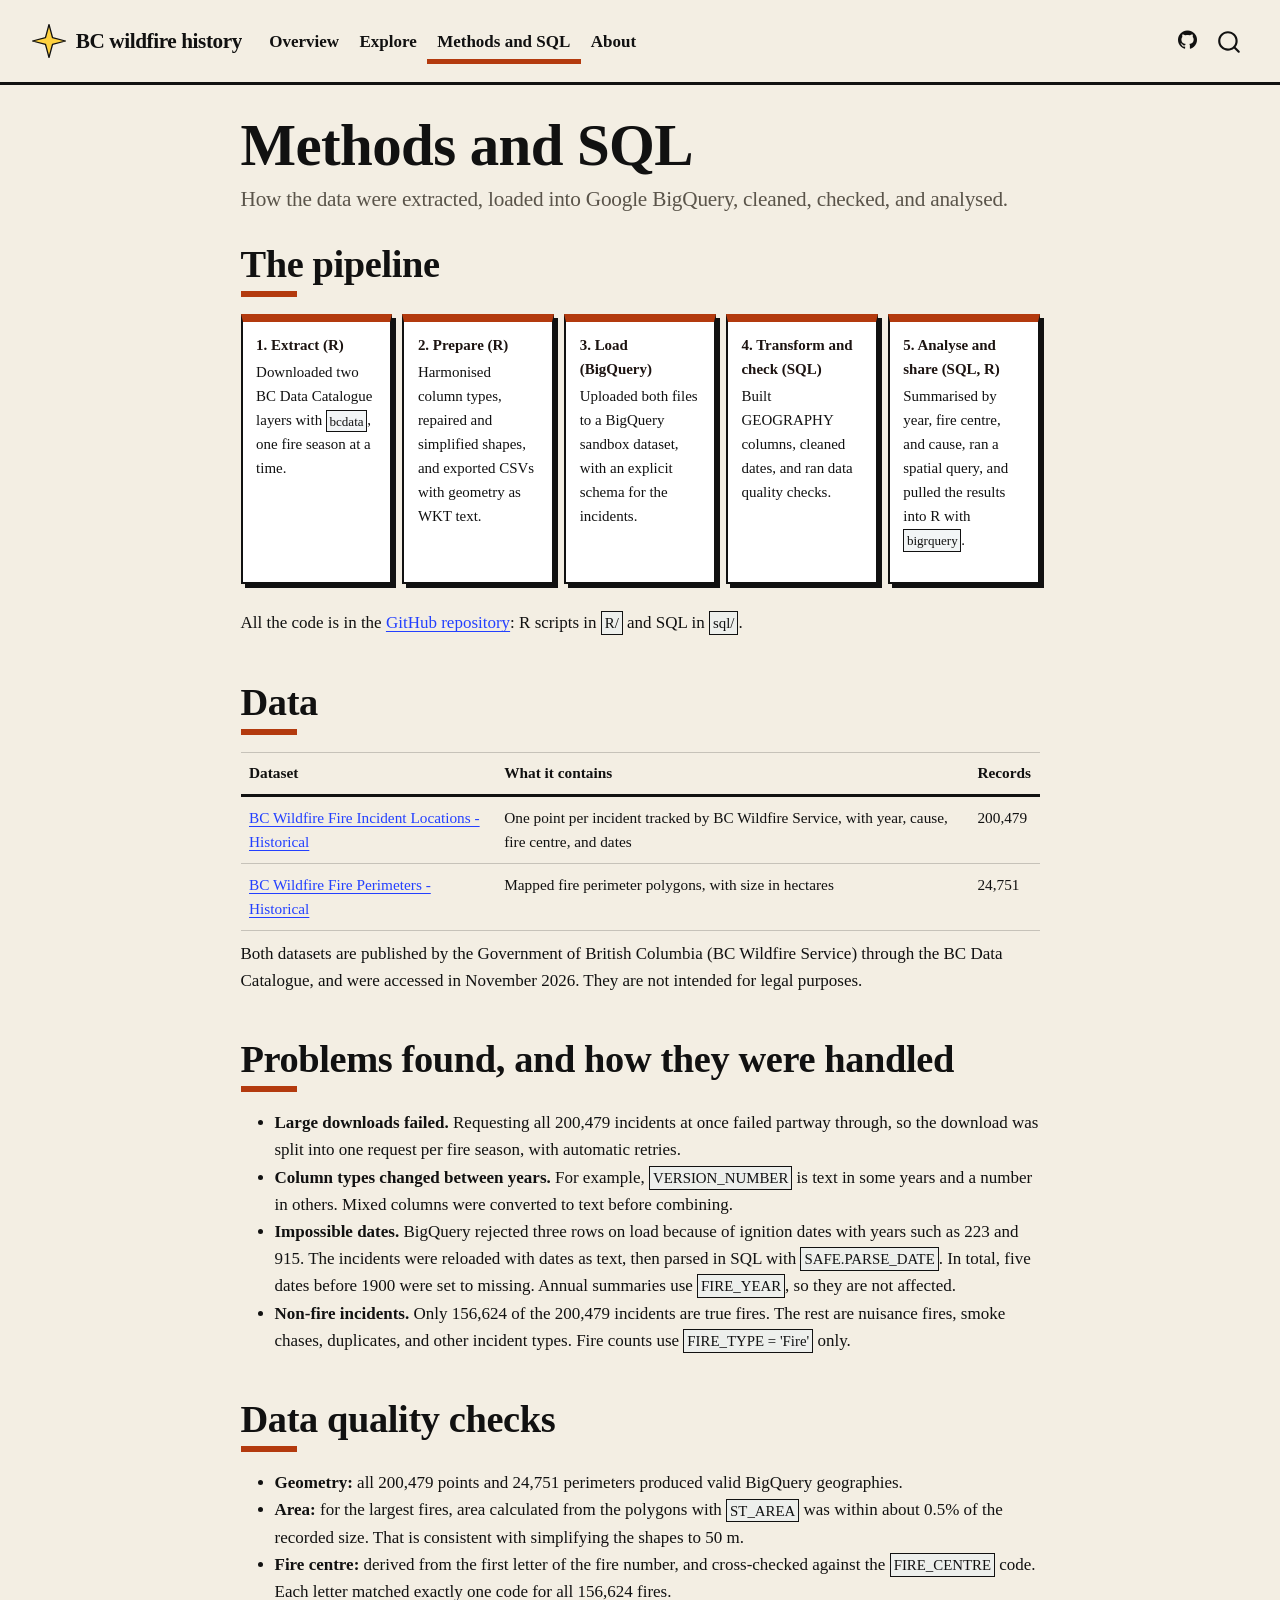
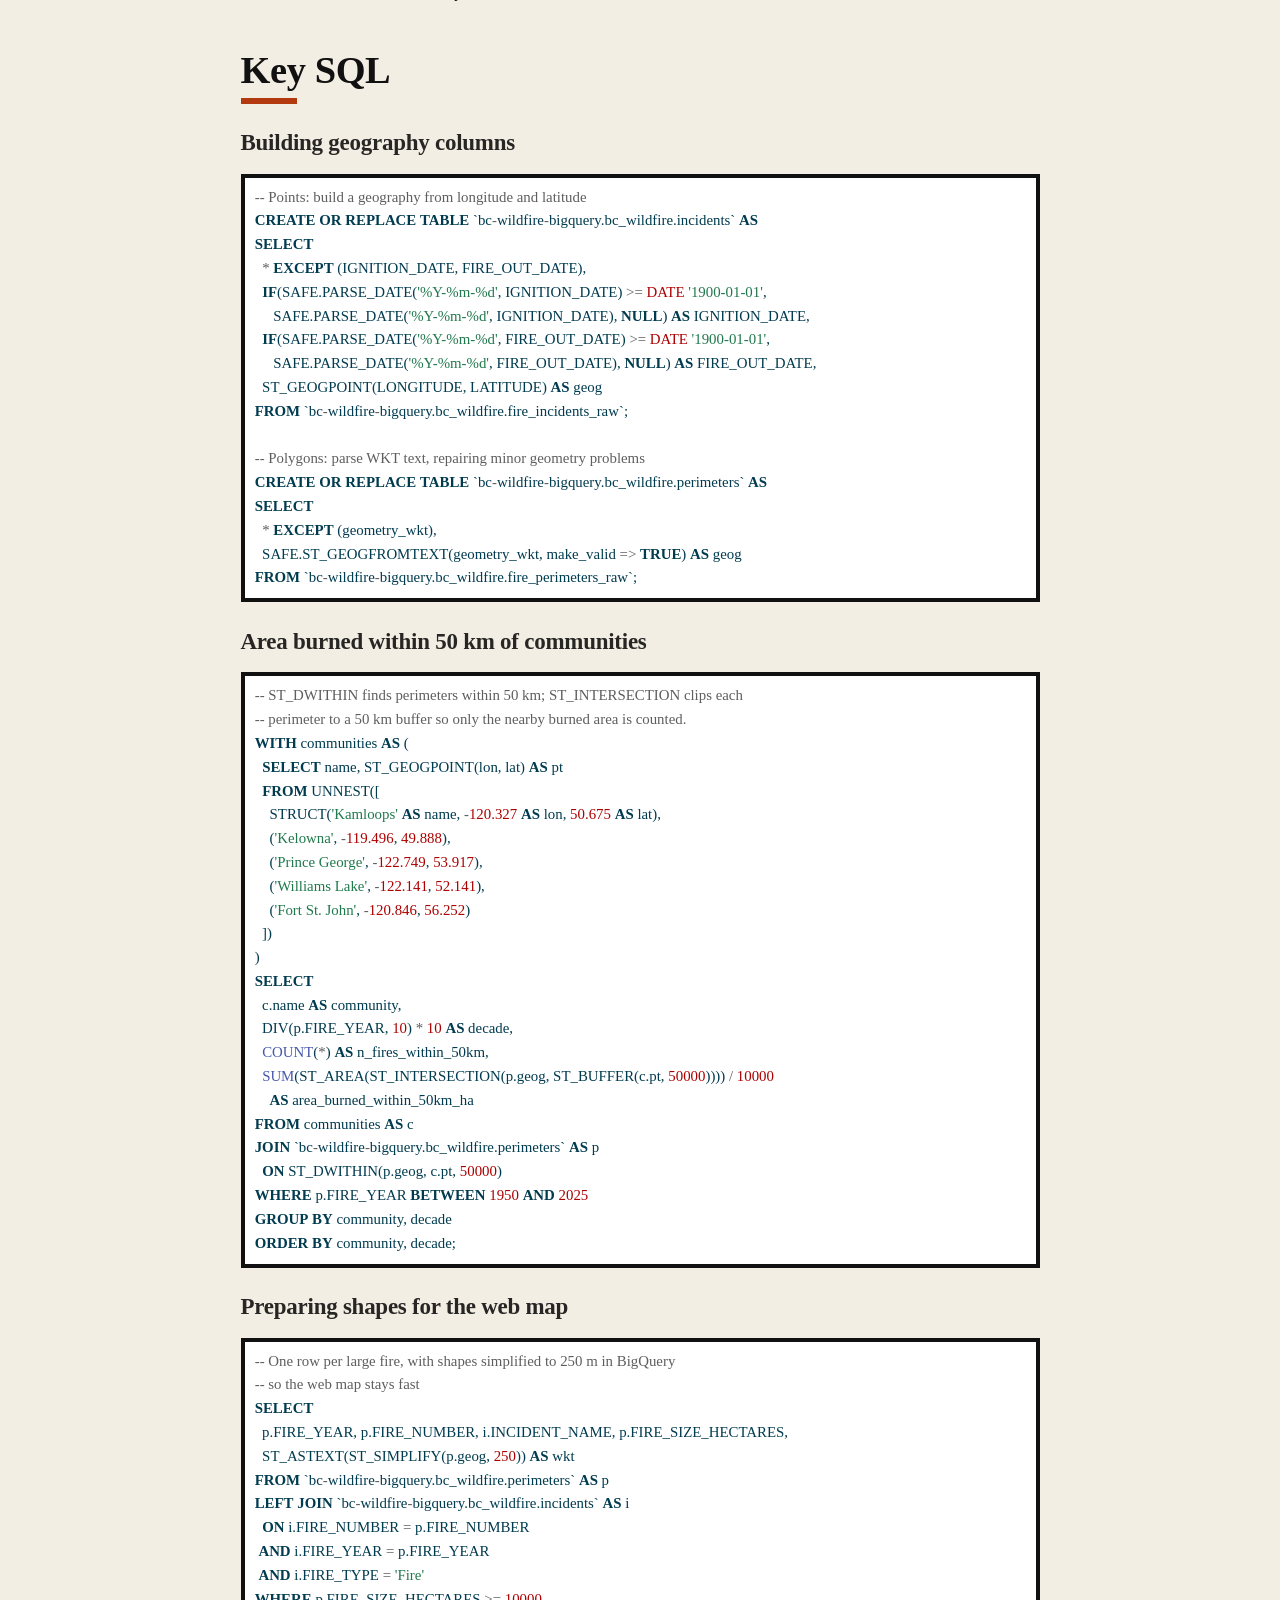
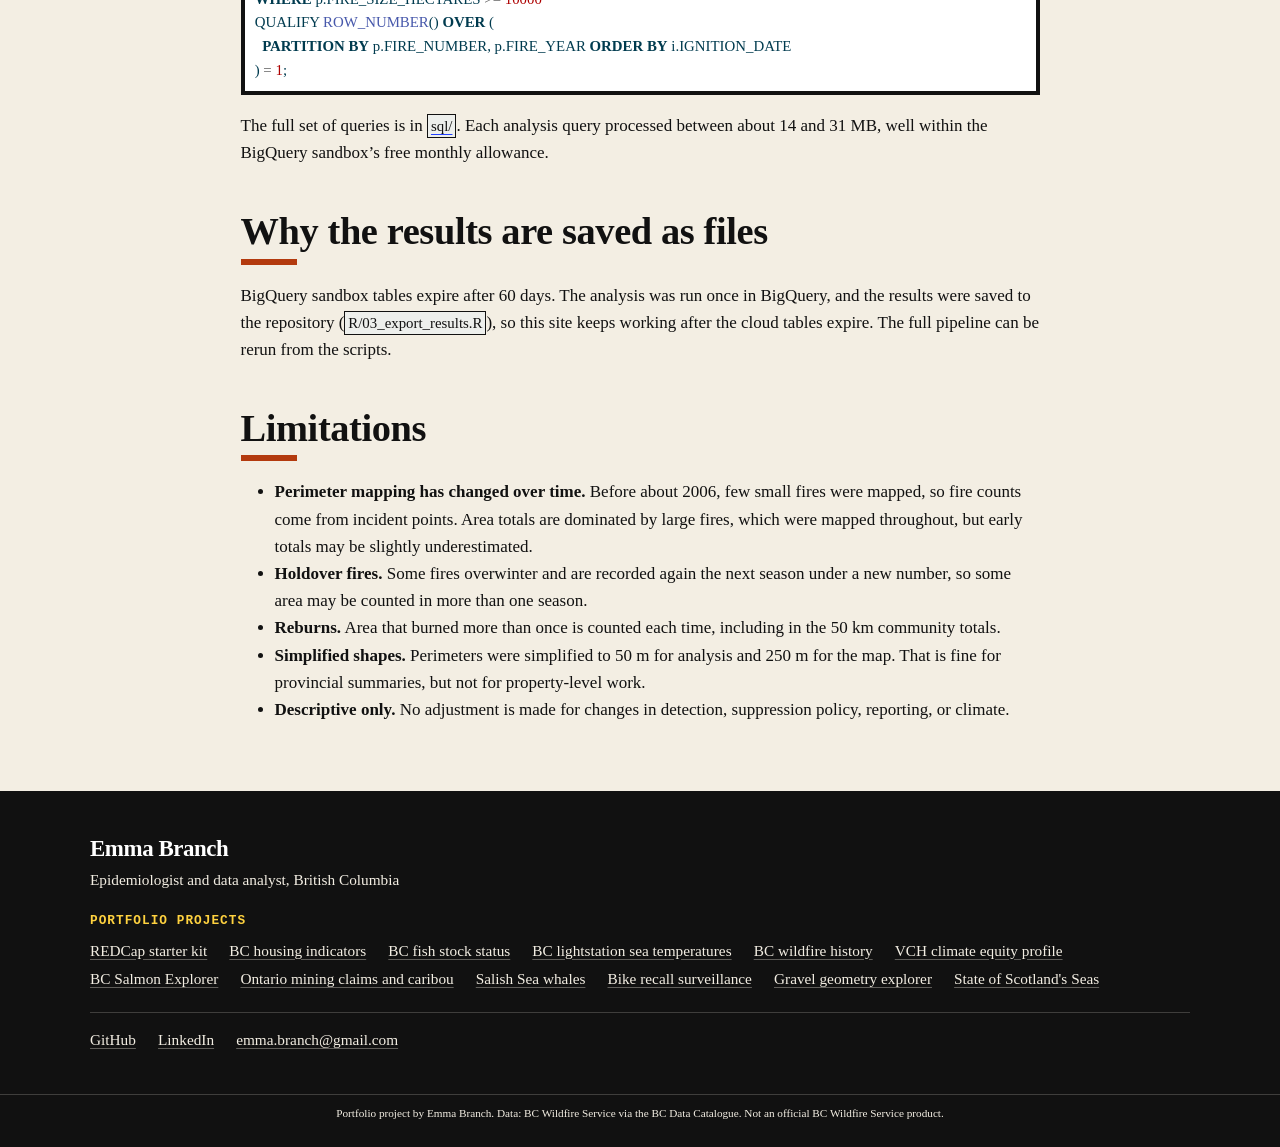
<file: docs/methods.html>
<!DOCTYPE html>
<html xmlns="http://www.w3.org/1999/xhtml" lang="en" xml:lang="en"><head>

<meta charset="utf-8">
<meta name="generator" content="quarto-1.11.9">

<meta name="viewport" content="width=device-width, initial-scale=1.0, user-scalable=yes">


<title>Methods and SQL – BC wildfire history</title>
<style>
/* Default styles provided by pandoc.
** See https://pandoc.org/MANUAL.html#variables-for-html for config info.
*/
span.smallcaps{font-variant: small-caps;}
div.columns{display: flex; gap: 1.5em;}
div.column{flex: auto;}
@media screen {
div.columns{gap: min(4vw, 1.5em);}
div.column{overflow-x: auto;}
}
div.hanging-indent{margin-left: 1.5em; text-indent: -1.5em;}
ul.task-list{list-style: none;}
ul.task-list li input[type="checkbox"] {
  width: 0.8em;
  margin: 0 0.8em 0.2em -1em; /* quarto-specific, see https://github.com/quarto-dev/quarto-cli/issues/4556 */ 
  vertical-align: middle;
}
/* CSS for syntax highlighting */
html { -webkit-text-size-adjust: 100%; }
pre > code.sourceCode { white-space: pre; position: relative; }
pre > code.sourceCode > span { display: inline-block; line-height: 1.25; }
pre > code.sourceCode > span:empty { height: 1.2em; }
.sourceCode { overflow: visible; }
code.sourceCode > span { color: inherit; text-decoration: inherit; }
div.sourceCode { margin: 1em 0; }
pre.sourceCode { margin: 0; }
@media screen {
div.sourceCode { overflow: auto; }
}
@media print {
pre > code.sourceCode { white-space: pre-wrap; }
pre > code.sourceCode > span { text-indent: -5em; padding-left: 5em; }
}
pre.numberSource code
  { counter-reset: source-line 0; }
pre.numberSource code > span
  { position: relative; left: -4em; counter-increment: source-line; }
pre.numberSource code > span > a:first-child::before
  { content: counter(source-line);
    position: relative; left: -1em; text-align: right; vertical-align: baseline;
    border: none; display: inline-block;
    -webkit-touch-callout: none; -webkit-user-select: none;
    -khtml-user-select: none; -moz-user-select: none;
    -ms-user-select: none; user-select: none;
    padding: 0 4px; width: 4em;
  }
pre.numberSource { margin-left: 3em;  padding-left: 4px; }
div.sourceCode
  {   }
@media screen {
pre > code.sourceCode > span > a:first-child::before { text-decoration: underline; }
}
</style>


<script src="site_libs/quarto-nav/quarto-nav.js"></script>
<script src="site_libs/quarto-nav/headroom.min.js"></script>
<script src="site_libs/clipboard/clipboard.min.js"></script>
<script src="site_libs/quarto-search/autocomplete.umd.js"></script>
<script src="site_libs/quarto-search/fuse.min.js"></script>
<script src="site_libs/quarto-search/quarto-search.js"></script>
<meta name="quarto:offset" content="./">
<link href="./images/favicon.png" rel="icon" type="image/png">
<script src="site_libs/quarto-html/quarto.js" type="module"></script>
<script src="site_libs/quarto-html/tabsets/tabsets.js" type="module"></script>
<script src="site_libs/quarto-html/scrollable-regions/scrollable-regions.js" type="module"></script>
<script src="site_libs/quarto-html/popper.min.js"></script>
<script src="site_libs/quarto-html/tippy.umd.min.js"></script>
<script src="site_libs/quarto-html/anchor.min.js"></script>
<link href="site_libs/quarto-html/tippy.css" rel="stylesheet">
<link href="site_libs/quarto-html/quarto-syntax-highlighting-06df27c8158acedd5d263560cd4ba62e.css" rel="stylesheet" class="quarto-color-scheme" id="quarto-text-highlighting-styles">
<link href="site_libs/quarto-html/quarto-syntax-highlighting-dark-07e23dae4c3757ea2bcd5d8a79ca1ee5.css" rel="stylesheet" class="quarto-color-scheme quarto-color-alternate" id="quarto-text-highlighting-styles">
<link href="site_libs/quarto-html/quarto-syntax-highlighting-06df27c8158acedd5d263560cd4ba62e.css" rel="stylesheet" class="quarto-color-scheme-extra" id="quarto-text-highlighting-styles">
<script src="site_libs/bootstrap/bootstrap.min.js"></script>
<link href="site_libs/bootstrap/bootstrap-icons.css" rel="stylesheet">
<link href="site_libs/bootstrap/bootstrap-ffae555460ea6e6b9f40700ede4283e6.min.css" rel="stylesheet" append-hash="true" class="quarto-color-scheme" id="quarto-bootstrap" data-mode="light">
<link href="site_libs/bootstrap/bootstrap-dark-4a3fc4007fa810e1c9c3f0aef0cf8bcc.min.css" rel="stylesheet" append-hash="true" class="quarto-color-scheme quarto-color-alternate" id="quarto-bootstrap" data-mode="light">
<link href="site_libs/bootstrap/bootstrap-ffae555460ea6e6b9f40700ede4283e6.min.css" rel="stylesheet" append-hash="true" class="quarto-color-scheme-extra" id="quarto-bootstrap" data-mode="light">
<script id="quarto-search-options" type="application/json">{
  "location": "navbar",
  "copy-button": false,
  "collapse-after": 3,
  "panel-placement": "end",
  "type": "overlay",
  "limit": 50,
  "keyboard-shortcut": [
    "f",
    "/",
    "s"
  ],
  "show-item-context": false,
  "language": {
    "search-no-results-text": "No results",
    "search-matching-documents-text": "matching documents",
    "search-copy-link-title": "Copy link to search",
    "search-hide-matches-text": "Hide additional matches",
    "search-more-match-text": "more match in this document",
    "search-more-matches-text": "more matches in this document",
    "search-clear-button-title": "Clear",
    "search-text-placeholder": "",
    "search-detached-cancel-button-title": "Cancel",
    "search-submit-button-title": "Submit",
    "search-label": "Search"
  }
}</script>


</head>

<body class="nav-fixed fullcontent quarto-light"><a id="quarto-skip-link" class="visually-hidden-focusable" href="#quarto-document-content">Skip to main content</a>

<div id="quarto-search-results"></div>
  <header id="quarto-header" class="headroom fixed-top">
    <nav class="navbar navbar-expand-lg " data-bs-theme="dark" aria-label="Site">
      <div class="navbar-container container-fluid">
      <div class="navbar-brand-container mx-auto">
    <a href="./index.html" class="navbar-brand navbar-brand-logo">
    <img src="./images/motif.svg" alt="" class="navbar-logo light-content">
    <img src="./images/motif.svg" alt="" class="navbar-logo dark-content">
    </a>
    <a class="navbar-brand" href="./index.html">
    <span class="navbar-title">BC wildfire history</span>
    </a>
  </div>
          <button class="navbar-toggler" type="button" data-bs-toggle="collapse" data-bs-target="#navbarCollapse" aria-controls="navbarCollapse" aria-expanded="false" aria-label="Toggle navigation" onclick="if (window.quartoToggleHeadroom) { window.quartoToggleHeadroom(); }">
  <span class="navbar-toggler-icon"></span>
</button>
          <div class="collapse navbar-collapse" id="navbarCollapse">
            <ul class="navbar-nav navbar-nav-scroll me-auto">
  <li class="nav-item">
    <a class="nav-link" href="./index.html"> 
<span class="menu-text">Overview</span></a>
  </li>  
  <li class="nav-item">
    <a class="nav-link" href="./explore.html"> 
<span class="menu-text">Explore</span></a>
  </li>  
  <li class="nav-item">
    <a class="nav-link active" href="./methods.html" aria-current="page"> 
<span class="menu-text">Methods and SQL</span></a>
  </li>  
  <li class="nav-item">
    <a class="nav-link" href="./about.html"> 
<span class="menu-text">About</span></a>
  </li>  
</ul>
            <ul class="navbar-nav navbar-nav-scroll ms-auto">
  <li class="nav-item compact">
    <a class="nav-link" href="https://github.com/emmabranch/bc-wildfire-bigquery"> <i class="bi bi-github" role="img">
</i> 
<span class="menu-text"></span></a>
  </li>  
</ul>
          </div> <!-- /navcollapse -->
            <div class="quarto-navbar-tools">
</div>
            <div id="quarto-search" class="" title="Search"></div>
      </div> <!-- /container-fluid -->
    </nav>
</header>
<!-- content -->
<div id="quarto-content" class="quarto-container page-columns page-rows-contents page-layout-article page-navbar">
<!-- sidebar -->
<!-- margin-sidebar -->
    
<!-- main -->
<main class="content" id="quarto-document-content" tabindex="-1">

<header id="title-block-header" class="quarto-title-block default">
<div class="quarto-title">
<h1 class="title">Methods and SQL</h1>
<p class="subtitle lead">How the data were extracted, loaded into Google BigQuery, cleaned, checked, and analysed.</p>
</div>



<div class="quarto-title-meta">

    
  
    
  </div>
  


</header>


<section id="the-pipeline" class="level2">
<h2 class="anchored" data-anchor-id="the-pipeline">The pipeline</h2>
<div class="pipeline">
<div class="pipe-step">
<p><strong>1. Extract (R)</strong> Downloaded two BC Data Catalogue layers with <code>bcdata</code>, one fire season at a time.</p>
</div>
<div class="pipe-step">
<p><strong>2. Prepare (R)</strong> Harmonised column types, repaired and simplified shapes, and exported CSVs with geometry as WKT text.</p>
</div>
<div class="pipe-step">
<p><strong>3. Load (BigQuery)</strong> Uploaded both files to a BigQuery sandbox dataset, with an explicit schema for the incidents.</p>
</div>
<div class="pipe-step">
<p><strong>4. Transform and check (SQL)</strong> Built GEOGRAPHY columns, cleaned dates, and ran data quality checks.</p>
</div>
<div class="pipe-step">
<p><strong>5. Analyse and share (SQL, R)</strong> Summarised by year, fire centre, and cause, ran a spatial query, and pulled the results into R with <code>bigrquery</code>.</p>
</div>
</div>
<p>All the code is in the <a href="https://github.com/emmabranch/bc-wildfire-bigquery">GitHub repository</a>: R scripts in <code>R/</code> and SQL in <code>sql/</code>.</p>
</section>
<section id="data" class="level2">
<h2 class="anchored" data-anchor-id="data">Data</h2>
<table class="caption-top table">
<thead>
<tr class="header">
<th>Dataset</th>
<th>What it contains</th>
<th>Records</th>
</tr>
</thead>
<tbody>
<tr class="odd">
<td><a href="https://catalogue.data.gov.bc.ca/dataset/bc-wildfire-fire-incident-locations-historical">BC Wildfire Fire Incident Locations - Historical</a></td>
<td>One point per incident tracked by BC Wildfire Service, with year, cause, fire centre, and dates</td>
<td>200,479</td>
</tr>
<tr class="even">
<td><a href="https://catalogue.data.gov.bc.ca/dataset/bc-wildfire-fire-perimeters-historical">BC Wildfire Fire Perimeters - Historical</a></td>
<td>Mapped fire perimeter polygons, with size in hectares</td>
<td>24,751</td>
</tr>
</tbody>
</table>
<p>Both datasets are published by the Government of British Columbia (BC Wildfire Service) through the BC Data Catalogue, and were accessed in November 2026. They are not intended for legal purposes.</p>
</section>
<section id="problems-found-and-how-they-were-handled" class="level2">
<h2 class="anchored" data-anchor-id="problems-found-and-how-they-were-handled">Problems found, and how they were handled</h2>
<ul>
<li><strong>Large downloads failed.</strong> Requesting all 200,479 incidents at once failed partway through, so the download was split into one request per fire season, with automatic retries.</li>
<li><strong>Column types changed between years.</strong> For example, <code>VERSION_NUMBER</code> is text in some years and a number in others. Mixed columns were converted to text before combining.</li>
<li><strong>Impossible dates.</strong> BigQuery rejected three rows on load because of ignition dates with years such as 223 and 915. The incidents were reloaded with dates as text, then parsed in SQL with <code>SAFE.PARSE_DATE</code>. In total, five dates before 1900 were set to missing. Annual summaries use <code>FIRE_YEAR</code>, so they are not affected.</li>
<li><strong>Non-fire incidents.</strong> Only 156,624 of the 200,479 incidents are true fires. The rest are nuisance fires, smoke chases, duplicates, and other incident types. Fire counts use <code>FIRE_TYPE = 'Fire'</code> only.</li>
</ul>
</section>
<section id="data-quality-checks" class="level2">
<h2 class="anchored" data-anchor-id="data-quality-checks">Data quality checks</h2>
<ul>
<li><strong>Geometry:</strong> all 200,479 points and 24,751 perimeters produced valid BigQuery geographies.</li>
<li><strong>Area:</strong> for the largest fires, area calculated from the polygons with <code>ST_AREA</code> was within about 0.5% of the recorded size. That is consistent with simplifying the shapes to 50 m.</li>
<li><strong>Fire centre:</strong> derived from the first letter of the fire number, and cross-checked against the <code>FIRE_CENTRE</code> code. Each letter matched exactly one code for all 156,624 fires.</li>
</ul>
</section>
<section id="key-sql" class="level2">
<h2 class="anchored" data-anchor-id="key-sql">Key SQL</h2>
<section id="building-geography-columns" class="level3">
<h3 class="anchored" data-anchor-id="building-geography-columns">Building geography columns</h3>
<div class="code-copy-outer-scaffold"><div class="sourceCode" id="cb1"><pre class="sourceCode sql code-with-copy"><code class="sourceCode sql"><span id="cb1-1"><a href="#cb1-1" aria-hidden="true" tabindex="-1"></a><span class="co">-- Points: build a geography from longitude and latitude</span></span>
<span id="cb1-2"><a href="#cb1-2" aria-hidden="true" tabindex="-1"></a><span class="kw">CREATE</span> <span class="kw">OR</span> <span class="kw">REPLACE</span> <span class="kw">TABLE</span> `bc<span class="op">-</span>wildfire<span class="op">-</span>bigquery.bc_wildfire.incidents` <span class="kw">AS</span></span>
<span id="cb1-3"><a href="#cb1-3" aria-hidden="true" tabindex="-1"></a><span class="kw">SELECT</span></span>
<span id="cb1-4"><a href="#cb1-4" aria-hidden="true" tabindex="-1"></a>  <span class="op">*</span> <span class="kw">EXCEPT</span> (IGNITION_DATE, FIRE_OUT_DATE),</span>
<span id="cb1-5"><a href="#cb1-5" aria-hidden="true" tabindex="-1"></a>  <span class="cf">IF</span>(SAFE.PARSE_DATE(<span class="st">'%Y-%m-%d'</span>, IGNITION_DATE) <span class="op">&gt;=</span> <span class="dt">DATE</span> <span class="st">'1900-01-01'</span>,</span>
<span id="cb1-6"><a href="#cb1-6" aria-hidden="true" tabindex="-1"></a>     SAFE.PARSE_DATE(<span class="st">'%Y-%m-%d'</span>, IGNITION_DATE), <span class="kw">NULL</span>) <span class="kw">AS</span> IGNITION_DATE,</span>
<span id="cb1-7"><a href="#cb1-7" aria-hidden="true" tabindex="-1"></a>  <span class="cf">IF</span>(SAFE.PARSE_DATE(<span class="st">'%Y-%m-%d'</span>, FIRE_OUT_DATE) <span class="op">&gt;=</span> <span class="dt">DATE</span> <span class="st">'1900-01-01'</span>,</span>
<span id="cb1-8"><a href="#cb1-8" aria-hidden="true" tabindex="-1"></a>     SAFE.PARSE_DATE(<span class="st">'%Y-%m-%d'</span>, FIRE_OUT_DATE), <span class="kw">NULL</span>) <span class="kw">AS</span> FIRE_OUT_DATE,</span>
<span id="cb1-9"><a href="#cb1-9" aria-hidden="true" tabindex="-1"></a>  ST_GEOGPOINT(LONGITUDE, LATITUDE) <span class="kw">AS</span> geog</span>
<span id="cb1-10"><a href="#cb1-10" aria-hidden="true" tabindex="-1"></a><span class="kw">FROM</span> `bc<span class="op">-</span>wildfire<span class="op">-</span>bigquery.bc_wildfire.fire_incidents_raw`;</span>
<span id="cb1-11"><a href="#cb1-11" aria-hidden="true" tabindex="-1"></a></span>
<span id="cb1-12"><a href="#cb1-12" aria-hidden="true" tabindex="-1"></a><span class="co">-- Polygons: parse WKT text, repairing minor geometry problems</span></span>
<span id="cb1-13"><a href="#cb1-13" aria-hidden="true" tabindex="-1"></a><span class="kw">CREATE</span> <span class="kw">OR</span> <span class="kw">REPLACE</span> <span class="kw">TABLE</span> `bc<span class="op">-</span>wildfire<span class="op">-</span>bigquery.bc_wildfire.perimeters` <span class="kw">AS</span></span>
<span id="cb1-14"><a href="#cb1-14" aria-hidden="true" tabindex="-1"></a><span class="kw">SELECT</span></span>
<span id="cb1-15"><a href="#cb1-15" aria-hidden="true" tabindex="-1"></a>  <span class="op">*</span> <span class="kw">EXCEPT</span> (geometry_wkt),</span>
<span id="cb1-16"><a href="#cb1-16" aria-hidden="true" tabindex="-1"></a>  SAFE.ST_GEOGFROMTEXT(geometry_wkt, make_valid <span class="op">=&gt;</span> <span class="kw">TRUE</span>) <span class="kw">AS</span> geog</span>
<span id="cb1-17"><a href="#cb1-17" aria-hidden="true" tabindex="-1"></a><span class="kw">FROM</span> `bc<span class="op">-</span>wildfire<span class="op">-</span>bigquery.bc_wildfire.fire_perimeters_raw`;</span></code></pre></div><button title="Copy to Clipboard" class="code-copy-button"><i class="bi"></i></button></div>
</section>
<section id="area-burned-within-50-km-of-communities" class="level3">
<h3 class="anchored" data-anchor-id="area-burned-within-50-km-of-communities">Area burned within 50 km of communities</h3>
<div class="code-copy-outer-scaffold"><div class="sourceCode" id="cb2"><pre class="sourceCode sql code-with-copy"><code class="sourceCode sql"><span id="cb2-1"><a href="#cb2-1" aria-hidden="true" tabindex="-1"></a><span class="co">-- ST_DWITHIN finds perimeters within 50 km; ST_INTERSECTION clips each</span></span>
<span id="cb2-2"><a href="#cb2-2" aria-hidden="true" tabindex="-1"></a><span class="co">-- perimeter to a 50 km buffer so only the nearby burned area is counted.</span></span>
<span id="cb2-3"><a href="#cb2-3" aria-hidden="true" tabindex="-1"></a><span class="kw">WITH</span> communities <span class="kw">AS</span> (</span>
<span id="cb2-4"><a href="#cb2-4" aria-hidden="true" tabindex="-1"></a>  <span class="kw">SELECT</span> name, ST_GEOGPOINT(lon, lat) <span class="kw">AS</span> pt</span>
<span id="cb2-5"><a href="#cb2-5" aria-hidden="true" tabindex="-1"></a>  <span class="kw">FROM</span> UNNEST([</span>
<span id="cb2-6"><a href="#cb2-6" aria-hidden="true" tabindex="-1"></a>    STRUCT(<span class="st">'Kamloops'</span> <span class="kw">AS</span> name, <span class="op">-</span><span class="fl">120.327</span> <span class="kw">AS</span> lon, <span class="fl">50.675</span> <span class="kw">AS</span> lat),</span>
<span id="cb2-7"><a href="#cb2-7" aria-hidden="true" tabindex="-1"></a>    (<span class="st">'Kelowna'</span>, <span class="op">-</span><span class="fl">119.496</span>, <span class="fl">49.888</span>),</span>
<span id="cb2-8"><a href="#cb2-8" aria-hidden="true" tabindex="-1"></a>    (<span class="st">'Prince George'</span>, <span class="op">-</span><span class="fl">122.749</span>, <span class="fl">53.917</span>),</span>
<span id="cb2-9"><a href="#cb2-9" aria-hidden="true" tabindex="-1"></a>    (<span class="st">'Williams Lake'</span>, <span class="op">-</span><span class="fl">122.141</span>, <span class="fl">52.141</span>),</span>
<span id="cb2-10"><a href="#cb2-10" aria-hidden="true" tabindex="-1"></a>    (<span class="st">'Fort St. John'</span>, <span class="op">-</span><span class="fl">120.846</span>, <span class="fl">56.252</span>)</span>
<span id="cb2-11"><a href="#cb2-11" aria-hidden="true" tabindex="-1"></a>  ])</span>
<span id="cb2-12"><a href="#cb2-12" aria-hidden="true" tabindex="-1"></a>)</span>
<span id="cb2-13"><a href="#cb2-13" aria-hidden="true" tabindex="-1"></a><span class="kw">SELECT</span></span>
<span id="cb2-14"><a href="#cb2-14" aria-hidden="true" tabindex="-1"></a>  c.name <span class="kw">AS</span> community,</span>
<span id="cb2-15"><a href="#cb2-15" aria-hidden="true" tabindex="-1"></a>  DIV(p.FIRE_YEAR, <span class="dv">10</span>) <span class="op">*</span> <span class="dv">10</span> <span class="kw">AS</span> decade,</span>
<span id="cb2-16"><a href="#cb2-16" aria-hidden="true" tabindex="-1"></a>  <span class="fu">COUNT</span>(<span class="op">*</span>) <span class="kw">AS</span> n_fires_within_50km,</span>
<span id="cb2-17"><a href="#cb2-17" aria-hidden="true" tabindex="-1"></a>  <span class="fu">SUM</span>(ST_AREA(ST_INTERSECTION(p.geog, ST_BUFFER(c.pt, <span class="dv">50000</span>)))) <span class="op">/</span> <span class="dv">10000</span></span>
<span id="cb2-18"><a href="#cb2-18" aria-hidden="true" tabindex="-1"></a>    <span class="kw">AS</span> area_burned_within_50km_ha</span>
<span id="cb2-19"><a href="#cb2-19" aria-hidden="true" tabindex="-1"></a><span class="kw">FROM</span> communities <span class="kw">AS</span> c</span>
<span id="cb2-20"><a href="#cb2-20" aria-hidden="true" tabindex="-1"></a><span class="kw">JOIN</span> `bc<span class="op">-</span>wildfire<span class="op">-</span>bigquery.bc_wildfire.perimeters` <span class="kw">AS</span> p</span>
<span id="cb2-21"><a href="#cb2-21" aria-hidden="true" tabindex="-1"></a>  <span class="kw">ON</span> ST_DWITHIN(p.geog, c.pt, <span class="dv">50000</span>)</span>
<span id="cb2-22"><a href="#cb2-22" aria-hidden="true" tabindex="-1"></a><span class="kw">WHERE</span> p.FIRE_YEAR <span class="kw">BETWEEN</span> <span class="dv">1950</span> <span class="kw">AND</span> <span class="dv">2025</span></span>
<span id="cb2-23"><a href="#cb2-23" aria-hidden="true" tabindex="-1"></a><span class="kw">GROUP</span> <span class="kw">BY</span> community, decade</span>
<span id="cb2-24"><a href="#cb2-24" aria-hidden="true" tabindex="-1"></a><span class="kw">ORDER</span> <span class="kw">BY</span> community, decade;</span></code></pre></div><button title="Copy to Clipboard" class="code-copy-button"><i class="bi"></i></button></div>
</section>
<section id="preparing-shapes-for-the-web-map" class="level3">
<h3 class="anchored" data-anchor-id="preparing-shapes-for-the-web-map">Preparing shapes for the web map</h3>
<div class="code-copy-outer-scaffold"><div class="sourceCode" id="cb3"><pre class="sourceCode sql code-with-copy"><code class="sourceCode sql"><span id="cb3-1"><a href="#cb3-1" aria-hidden="true" tabindex="-1"></a><span class="co">-- One row per large fire, with shapes simplified to 250 m in BigQuery</span></span>
<span id="cb3-2"><a href="#cb3-2" aria-hidden="true" tabindex="-1"></a><span class="co">-- so the web map stays fast</span></span>
<span id="cb3-3"><a href="#cb3-3" aria-hidden="true" tabindex="-1"></a><span class="kw">SELECT</span></span>
<span id="cb3-4"><a href="#cb3-4" aria-hidden="true" tabindex="-1"></a>  p.FIRE_YEAR, p.FIRE_NUMBER, i.INCIDENT_NAME, p.FIRE_SIZE_HECTARES,</span>
<span id="cb3-5"><a href="#cb3-5" aria-hidden="true" tabindex="-1"></a>  ST_ASTEXT(ST_SIMPLIFY(p.geog, <span class="dv">250</span>)) <span class="kw">AS</span> wkt</span>
<span id="cb3-6"><a href="#cb3-6" aria-hidden="true" tabindex="-1"></a><span class="kw">FROM</span> `bc<span class="op">-</span>wildfire<span class="op">-</span>bigquery.bc_wildfire.perimeters` <span class="kw">AS</span> p</span>
<span id="cb3-7"><a href="#cb3-7" aria-hidden="true" tabindex="-1"></a><span class="kw">LEFT</span> <span class="kw">JOIN</span> `bc<span class="op">-</span>wildfire<span class="op">-</span>bigquery.bc_wildfire.incidents` <span class="kw">AS</span> i</span>
<span id="cb3-8"><a href="#cb3-8" aria-hidden="true" tabindex="-1"></a>  <span class="kw">ON</span> i.FIRE_NUMBER <span class="op">=</span> p.FIRE_NUMBER</span>
<span id="cb3-9"><a href="#cb3-9" aria-hidden="true" tabindex="-1"></a> <span class="kw">AND</span> i.FIRE_YEAR <span class="op">=</span> p.FIRE_YEAR</span>
<span id="cb3-10"><a href="#cb3-10" aria-hidden="true" tabindex="-1"></a> <span class="kw">AND</span> i.FIRE_TYPE <span class="op">=</span> <span class="st">'Fire'</span></span>
<span id="cb3-11"><a href="#cb3-11" aria-hidden="true" tabindex="-1"></a><span class="kw">WHERE</span> p.FIRE_SIZE_HECTARES <span class="op">&gt;=</span> <span class="dv">10000</span></span>
<span id="cb3-12"><a href="#cb3-12" aria-hidden="true" tabindex="-1"></a>QUALIFY <span class="fu">ROW_NUMBER</span>() <span class="kw">OVER</span> (</span>
<span id="cb3-13"><a href="#cb3-13" aria-hidden="true" tabindex="-1"></a>  <span class="kw">PARTITION</span> <span class="kw">BY</span> p.FIRE_NUMBER, p.FIRE_YEAR <span class="kw">ORDER</span> <span class="kw">BY</span> i.IGNITION_DATE</span>
<span id="cb3-14"><a href="#cb3-14" aria-hidden="true" tabindex="-1"></a>) <span class="op">=</span> <span class="dv">1</span>;</span></code></pre></div><button title="Copy to Clipboard" class="code-copy-button"><i class="bi"></i></button></div>
<p>The full set of queries is in <a href="https://github.com/emmabranch/bc-wildfire-bigquery/tree/main/sql"><code>sql/</code></a>. Each analysis query processed between about 14 and 31 MB, well within the BigQuery sandbox’s free monthly allowance.</p>
</section>
</section>
<section id="why-the-results-are-saved-as-files" class="level2">
<h2 class="anchored" data-anchor-id="why-the-results-are-saved-as-files">Why the results are saved as files</h2>
<p>BigQuery sandbox tables expire after 60 days. The analysis was run once in BigQuery, and the results were saved to the repository (<code>R/03_export_results.R</code>), so this site keeps working after the cloud tables expire. The full pipeline can be rerun from the scripts.</p>
</section>
<section id="limitations" class="level2">
<h2 class="anchored" data-anchor-id="limitations">Limitations</h2>
<ul>
<li><strong>Perimeter mapping has changed over time.</strong> Before about 2006, few small fires were mapped, so fire counts come from incident points. Area totals are dominated by large fires, which were mapped throughout, but early totals may be slightly underestimated.</li>
<li><strong>Holdover fires.</strong> Some fires overwinter and are recorded again the next season under a new number, so some area may be counted in more than one season.</li>
<li><strong>Reburns.</strong> Area that burned more than once is counted each time, including in the 50 km community totals.</li>
<li><strong>Simplified shapes.</strong> Perimeters were simplified to 50 m for analysis and 250 m for the map. That is fine for provincial summaries, but not for property-level work.</li>
<li><strong>Descriptive only.</strong> No adjustment is made for changes in detection, suppression policy, reporting, or climate.</li>
</ul>


</section>

</main> <!-- /main -->
<!-- Shared portfolio footer. Master copy: /Users/ecox/projects/_brand-kit/footer.html -->
<footer class="eb-footer" role="contentinfo">
  <div class="eb-footer-inner">
    <div class="eb-footer-name">Emma Branch</div>
    <div class="eb-footer-tag">Epidemiologist and data analyst, British Columbia</div>
    <div class="eb-footer-heading">Portfolio projects</div>
    <nav class="eb-footer-projects" aria-label="Portfolio projects">
      <a href="https://emmabranch.github.io/redcap-starter-kit/">REDCap starter kit</a>
      <a href="https://emmabranch.github.io/bc-housing-indicators/">BC housing indicators</a>
      <a href="https://emmabranch.github.io/bc-fish-stock-status/">BC fish stock status</a>
      <a href="https://emmabranch.github.io/bc-lightstation-qc/">BC lightstation sea temperatures</a>
      <a href="https://emmabranch.github.io/bc-wildfire-bigquery/">BC wildfire history</a>
      <a href="https://emmabranch.github.io/vch-climate-equity-profile/">VCH climate equity profile</a>
      <a href="https://emmabranch.shinyapps.io/bc-salmon-explorer">BC Salmon Explorer</a>
      <a href="https://emmabranch.github.io/ontario-claims-caribou/">Ontario mining claims and caribou</a>
      <a href="https://emmabranch.github.io/salish-sea-whales/">Salish Sea whales</a>
      <a href="https://emmabranch.github.io/bike-recall-surveillance/">Bike recall surveillance</a>
      <a href="https://emmabranch.github.io/gravel-geometry/">Gravel geometry explorer</a>
      <a href="https://emmabranch.github.io/scotland-seas-indicators/">State of Scotland's Seas</a>
    </nav>
    <div class="eb-footer-contact">
      <a href="https://github.com/emmabranch">GitHub</a>
      <a href="https://www.linkedin.com/in/embranch/">LinkedIn</a>
      <a href="mailto:emma.branch@gmail.com">emma.branch@gmail.com</a>
    </div>
  </div>
</footer>
<script>
  /* Quarto places included HTML inside the page layout. Move the top bar
     and footer to the edges of the page so they span the full width. */
  document.addEventListener("DOMContentLoaded", function () {
    var bar = document.querySelector(".eb-topbar");
    if (bar) document.body.insertBefore(bar, document.body.firstChild);
    /* Optional hero for single-page reports (report-hero.html): put it
       straight after the top bar, above the report itself. */
    var rhero = document.querySelector(".eb-report-hero");
    if (rhero) {
      if (bar) bar.parentNode.insertBefore(rhero, bar.nextSibling);
      else document.body.insertBefore(rhero, document.body.firstChild);
      document.body.classList.add("has-report-hero");
      /* The report card is lifted over the hero, which makes each section's
         offsetTop relative to the card instead of the page. Quarto's table of
         contents reads offsetTop, so give each section its true page position. */
      document.querySelectorAll("main.content section[id]").forEach(function (sec) {
        Object.defineProperty(sec, "offsetTop", {
          configurable: true,
          get: function () { return this.getBoundingClientRect().top + window.scrollY; }
        });
      });
      /* Optional background stripes drawn by R inside the report
         (a div with class "eb-hero-stripes"): move them into the hero. */
      var stripes = document.querySelector(".eb-hero-stripes");
      if (stripes) { stripes.classList.add("hero-bg"); rhero.insertBefore(stripes, rhero.firstChild); }
    }
    var foot = document.querySelector(".eb-footer");
    if (foot) {
      /* On websites, put it just above Quarto's own footer (which holds the
         project disclaimer); otherwise at the very end of the page. */
      var qfoot = document.querySelector("footer.footer");
      if (qfoot) qfoot.parentNode.insertBefore(foot, qfoot);
      else document.body.appendChild(foot);
    }
    /* On phones, close the navbar menu after a link is tapped. Links to a
       section of the same page don't reload it, so the menu would stay open. */
    document.querySelectorAll(".navbar-collapse .nav-link:not(.dropdown-toggle)").forEach(function (link) {
      link.addEventListener("click", function () {
        var menu = document.querySelector(".navbar-collapse.show");
        if (menu && window.bootstrap) window.bootstrap.Collapse.getOrCreateInstance(menu).hide();
      });
    });
    /* Hide Quarto's empty footer columns so they don't add space on phones */
    document.querySelectorAll(".nav-footer-left, .nav-footer-right").forEach(function (el) {
      if (!el.children.length && !el.textContent.replace(/[\s\u00a0]/g, "")) el.style.display = "none";
    });
  });
</script>
<script id="quarto-html-after-body" type="application/javascript">
  window.document.addEventListener("DOMContentLoaded", function (event) {
    const icon = "";
    const anchorJS = new window.AnchorJS();
    anchorJS.options = {
      placement: 'right',
      icon: icon
    };
    anchorJS.add('.anchored');
    const isCodeAnnotation = (el) => {
      for (const clz of el.classList) {
        if (clz.startsWith('code-annotation-')) {                     
          return true;
        }
      }
      return false;
    }
    const onCopySuccess = function(e) {
      // button target
      const button = e.trigger;
      // don't keep focus
      button.blur();
      // flash "checked"
      button.classList.add('code-copy-button-checked');
      var currentTitle = button.getAttribute("title");
      button.setAttribute("title", "Copied!");
      let tooltip;
      if (window.bootstrap) {
        button.setAttribute("data-bs-toggle", "tooltip");
        button.setAttribute("data-bs-placement", "left");
        button.setAttribute("data-bs-title", "Copied!");
        tooltip = new bootstrap.Tooltip(button, 
          { trigger: "manual", 
            customClass: "code-copy-button-tooltip",
            offset: [0, -8]});
        tooltip.show();    
      }
      setTimeout(function() {
        if (tooltip) {
          tooltip.hide();
          button.removeAttribute("data-bs-title");
          button.removeAttribute("data-bs-toggle");
          button.removeAttribute("data-bs-placement");
        }
        button.setAttribute("title", currentTitle);
        button.classList.remove('code-copy-button-checked');
      }, 1000);
      // clear code selection
      e.clearSelection();
    }
    const getTextToCopy = function(trigger) {
      const outerScaffold = trigger.parentElement.cloneNode(true);
      const codeEl = outerScaffold.querySelector('code');
      for (const childEl of codeEl.children) {
        if (isCodeAnnotation(childEl)) {
          childEl.remove();
        }
      }
      return codeEl.innerText;
    }
    const clipboard = new window.ClipboardJS('.code-copy-button:not([data-in-quarto-modal])', {
      text: getTextToCopy
    });
    clipboard.on('success', onCopySuccess);
    if (window.document.getElementById('quarto-embedded-source-code-modal')) {
      const clipboardModal = new window.ClipboardJS('.code-copy-button[data-in-quarto-modal]', {
        text: getTextToCopy,
        container: window.document.getElementById('quarto-embedded-source-code-modal')
      });
      clipboardModal.on('success', onCopySuccess);
    }
      var localhostRegex = new RegExp(/^(?:http|https):\/\/localhost\:?[0-9]*\//);
      var mailtoRegex = new RegExp(/^mailto:/);
        var filterRegex = new RegExp("https:\/\/emmabranch\.github\.io\/bc-wildfire-bigquery\/");
      var isInternal = (href) => {
          return filterRegex.test(href) || localhostRegex.test(href) || mailtoRegex.test(href);
      }
      // Inspect non-navigation links and adorn them if external
      window.quartoDecorateExternalLinks = function (root) {
     var links = (root || window.document).querySelectorAll('a[href]:not(.nav-link):not(.navbar-brand):not(.toc-action):not(.sidebar-link):not(.sidebar-item-toggle):not(.pagination-link):not(.no-external):not([aria-hidden]):not(.dropdown-item):not(.quarto-navigation-tool):not(.about-link)');
      for (var i=0; i<links.length; i++) {
        const link = links[i];
        if (!isInternal(link.href)) {
          // undo the damage that might have been done by quarto-nav.js in the case of
          // links that we want to consider external
          if (link.dataset.originalHref !== undefined) {
            link.href = link.dataset.originalHref;
          }
          if (!link.classList.contains('no-external-icon')) {
          }
        }
      }
      };
      window.quartoDecorateExternalLinks(window.document);
    // Esc closes the popup (WCAG 1.4.13) and focus leaving both trigger and
    // popup closes it (WCAG 2.4.11); tippy handles neither for interactive popups.
    const hideOnEscAndFocusOut = {
      name: 'hideOnEscAndFocusOut',
      defaultValue: true,
      fn(instance) {
        const dismiss = () => {
          // A show scheduled by the trigger delay would otherwise reopen it
          instance.clearDelayTimeouts();
          instance.hide();
        };
        const onKeyDown = (event) => {
          if (event.key !== 'Escape') {
            return;
          }
          // Keep Esc from also reaching page handlers (e.g. reveal.js overview),
          // except an open reveal.js slide menu, which Esc should close too.
          // The menu handles keys only when its keyboard option is on.
          const menuHandlesEsc = window.Reveal?.getPlugin?.('menu')?.isOpen() &&
            window.Reveal.getConfig().menu?.keyboard !== false;
          if (!menuHandlesEsc) {
            event.stopPropagation();
          }
          if (instance.popper.contains(window.document.activeElement)) {
            // Disabled while refocusing so the focus trigger does not reopen it
            instance.disable();
            instance.reference.focus();
            instance.enable();
          }
          dismiss();
        };
        const onFocusOut = (event) => {
          const target = event.relatedTarget;
          if (target && !instance.reference.contains(target) &&
              !instance.popper.contains(target)) {
            dismiss();
          }
        };
        // On the trigger too: a click trigger (code-annotations: select) has no
        // blur handling. Attached for the instance's lifetime so leaving the
        // trigger also cancels a show still pending on the trigger delay.
        instance.reference.addEventListener('focusout', onFocusOut);
        return {
          onShow() {
            window.document.addEventListener('keydown', onKeyDown, true);
            instance.popper.addEventListener('focusout', onFocusOut);
          },
          onHide() {
            window.document.removeEventListener('keydown', onKeyDown, true);
            instance.popper.removeEventListener('focusout', onFocusOut);
          },
          onDestroy() {
            instance.reference.removeEventListener('focusout', onFocusOut);
          },
        };
      },
    };
    function tippyHover(el, contentFn, onTriggerFn, onUntriggerFn) {
      const config = {
        allowHTML: true,
        maxWidth: 500,
        delay: 100,
        arrow: false,
        appendTo: function(el) {
            return el.parentElement;
        },
        interactive: true,
        interactiveBorder: 10,
        theme: 'quarto',
        placement: 'bottom-start',
        plugins: [hideOnEscAndFocusOut],
      };
      if (contentFn) {
        config.content = contentFn;
      }
      if (onTriggerFn) {
        config.onTrigger = onTriggerFn;
      }
      if (onUntriggerFn) {
        config.onUntrigger = onUntriggerFn;
      }
      window.tippy(el, config); 
    }
    const noterefs = window.document.querySelectorAll('a[role="doc-noteref"]');
    for (var i=0; i<noterefs.length; i++) {
      const ref = noterefs[i];
      tippyHover(ref, function() {
        // use id or data attribute instead here
        let href = ref.getAttribute('data-footnote-href') || ref.getAttribute('href');
        try { href = new URL(href).hash; } catch {}
        const id = href.replace(/^#\/?/, "");
        const note = window.document.getElementById(id);
        if (note) {
          return note.innerHTML;
        } else {
          return "";
        }
      });
    }
    const xrefs = window.document.querySelectorAll('a.quarto-xref');
    const processXRef = (id, note) => {
      // Strip column container classes
      const stripColumnClz = (el) => {
        el.classList.remove("page-full", "page-columns");
        if (el.children) {
          for (const child of el.children) {
            stripColumnClz(child);
          }
        }
      }
      stripColumnClz(note)
      if (id === null || id.startsWith('sec-')) {
        // Special case sections, only their first couple elements
        const container = document.createElement("div");
        if (note.children && note.children.length > 2) {
          container.appendChild(note.children[0].cloneNode(true));
          for (let i = 1; i < note.children.length; i++) {
            const child = note.children[i];
            if (child.tagName === "P" && child.innerText === "") {
              continue;
            } else {
              container.appendChild(child.cloneNode(true));
              break;
            }
          }
          if (window.Quarto?.typesetMath) {
            window.Quarto.typesetMath(container);
          }
          return container.innerHTML
        } else {
          if (window.Quarto?.typesetMath) {
            window.Quarto.typesetMath(note);
          }
          return note.innerHTML;
        }
      } else {
        // Remove any anchor links if they are present
        const anchorLink = note.querySelector('a.anchorjs-link');
        if (anchorLink) {
          anchorLink.remove();
        }
        if (window.Quarto?.typesetMath) {
          window.Quarto.typesetMath(note);
        }
        if (note.classList.contains("callout")) {
          return note.outerHTML;
        } else {
          return note.innerHTML;
        }
      }
    }
    for (var i=0; i<xrefs.length; i++) {
      const xref = xrefs[i];
      tippyHover(xref, undefined, function(instance) {
        instance.disable();
        let url = xref.getAttribute('href');
        let hash = undefined; 
        if (url.startsWith('#')) {
          hash = url;
        } else {
          try { hash = new URL(url).hash; } catch {}
        }
        if (hash) {
          const id = hash.replace(/^#\/?/, "");
          const note = window.document.getElementById(id);
          if (note !== null) {
            try {
              const html = processXRef(id, note.cloneNode(true));
              instance.setContent(html);
            } finally {
              instance.enable();
              instance.show();
            }
          } else {
            // See if we can fetch this
            fetch(url.split('#')[0])
            .then(res => res.text())
            .then(html => {
              const parser = new DOMParser();
              const htmlDoc = parser.parseFromString(html, "text/html");
              const note = htmlDoc.getElementById(id);
              if (note !== null) {
                const html = processXRef(id, note);
                instance.setContent(html);
              } 
            }).finally(() => {
              instance.enable();
              instance.show();
            });
          }
        } else {
          // See if we can fetch a full url (with no hash to target)
          // This is a special case and we should probably do some content thinning / targeting
          fetch(url)
          .then(res => res.text())
          .then(html => {
            const parser = new DOMParser();
            const htmlDoc = parser.parseFromString(html, "text/html");
            const note = htmlDoc.querySelector('main.content');
            if (note !== null) {
              // This should only happen for chapter cross references
              // (since there is no id in the URL)
              // remove the first header
              if (note.children.length > 0 && note.children[0].tagName === "HEADER") {
                note.children[0].remove();
              }
              const html = processXRef(null, note);
              instance.setContent(html);
            } 
          }).finally(() => {
            instance.enable();
            instance.show();
          });
        }
      }, function(instance) {
      });
    }
        let selectedAnnoteEl;
        const selectorForAnnotation = ( cell, annotation) => {
          let cellAttr = 'data-code-cell="' + cell + '"';
          let lineAttr = 'data-code-annotation="' +  annotation + '"';
          const selector = 'span[' + cellAttr + '][' + lineAttr + ']';
          return selector;
        }
        const selectCodeLines = (annoteEl) => {
          const doc = window.document;
          const targetCell = annoteEl.getAttribute("data-target-cell");
          const targetAnnotation = annoteEl.getAttribute("data-target-annotation");
          const annoteSpan = window.document.querySelector(selectorForAnnotation(targetCell, targetAnnotation));
          const lines = annoteSpan.getAttribute("data-code-lines").split(",");
          const lineIds = lines.map((line) => {
            return targetCell + "-" + line;
          })
          // Each band is positioned against its own containing block, which is
          // not the offsetParent of the lines, so place it from client rects.
          const placeBand = (band, firstEl, lastEl, codeBlock) => {
            const container = band.offsetParent;
            if (container === null) {
              return;
            }
            const containerRect = container.getBoundingClientRect();
            // Reveal.js scales slides with a transform, so convert client
            // pixels back to the CSS pixels of the container.
            const scale = containerRect.height / container.offsetHeight || 1;
            const firstRect = firstEl.getBoundingClientRect();
            const lastRect = lastEl.getBoundingClientRect();
            const top = (firstRect.top - containerRect.top) / scale - container.clientTop + container.scrollTop;
            const height = (lastRect.bottom - firstRect.top) / scale;
            band.style.top = top - 2 + "px";
            band.style.height = height + 4 + "px";
            if (codeBlock) {
              // Without the copy button wrapper, the containing block is wider
              // than the code block, so span the code block explicitly.
              const blockRect = codeBlock.getBoundingClientRect();
              band.style.left = (blockRect.left - containerRect.left) / scale - container.clientLeft + container.scrollLeft + "px";
              band.style.width = blockRect.width / scale + "px";
            }
          };
          if (lineIds.length > 0) {
            const el = window.document.getElementById(lineIds[0]);
            const lastEl = window.document.getElementById(lineIds[lineIds.length - 1]);
            const parent = el.parentElement.parentElement;
            // cook up a div (if necessary) and position it
            let div = window.document.getElementById("code-annotation-line-highlight");
            if (div === null) {
              div = window.document.createElement("div");
              div.setAttribute("id", "code-annotation-line-highlight");
              div.style.position = 'absolute';
              parent.appendChild(div);
            }
            placeBand(div, el, lastEl, parent.closest("div.sourceCode") || parent);
            let gutterDiv = window.document.getElementById("code-annotation-line-highlight-gutter");
            if (gutterDiv === null) {
              gutterDiv = window.document.createElement("div");
              gutterDiv.setAttribute("id", "code-annotation-line-highlight-gutter");
              gutterDiv.style.position = 'absolute';
              const codeCell = window.document.getElementById(targetCell);
              const gutter = codeCell.querySelector('.code-annotation-gutter');
              gutter.appendChild(gutterDiv);
            }
            placeBand(gutterDiv, el, lastEl);
            selectedAnnoteEl = annoteEl;
          }
        };
        const unselectCodeLines = () => {
          const elementsIds = ["code-annotation-line-highlight", "code-annotation-line-highlight-gutter"];
          elementsIds.forEach((elId) => {
            const div = window.document.getElementById(elId);
            if (div) {
              div.remove();
            }
          });
          selectedAnnoteEl = undefined;
        };
          // Handle positioning of the toggle
      window.addEventListener(
        "resize",
        throttle(() => {
          elRect = undefined;
          if (selectedAnnoteEl) {
            selectCodeLines(selectedAnnoteEl);
          }
        }, 10)
      );
      function throttle(fn, ms) {
      let throttle = false;
      let timer;
        return (...args) => {
          if(!throttle) { // first call gets through
              fn.apply(this, args);
              throttle = true;
          } else { // all the others get throttled
              if(timer) clearTimeout(timer); // cancel #2
              timer = setTimeout(() => {
                fn.apply(this, args);
                timer = throttle = false;
              }, ms);
          }
        };
      }
        // Attach click handler to the DT
        const annoteDls = window.document.querySelectorAll('dt[data-target-cell]');
        for (const annoteDlNode of annoteDls) {
          annoteDlNode.addEventListener('click', (event) => {
            const clickedEl = event.target;
            if (clickedEl !== selectedAnnoteEl) {
              unselectCodeLines();
              const activeEl = window.document.querySelector('dt[data-target-cell].code-annotation-active');
              if (activeEl) {
                activeEl.classList.remove('code-annotation-active');
              }
              selectCodeLines(clickedEl);
              clickedEl.classList.add('code-annotation-active');
            } else {
              // Unselect the line
              unselectCodeLines();
              clickedEl.classList.remove('code-annotation-active');
            }
          });
        }
    const findCites = (el) => {
      const parentEl = el.parentElement;
      if (parentEl) {
        const cites = parentEl.dataset.cites;
        if (cites) {
          return {
            el,
            cites: cites.split(' ')
          };
        } else {
          return findCites(el.parentElement)
        }
      } else {
        return undefined;
      }
    };
    var bibliorefs = window.document.querySelectorAll('a[role="doc-biblioref"]');
    for (var i=0; i<bibliorefs.length; i++) {
      const ref = bibliorefs[i];
      const citeInfo = findCites(ref);
      if (citeInfo) {
        tippyHover(citeInfo.el, function() {
          var popup = window.document.createElement('div');
          citeInfo.cites.forEach(function(cite) {
            var citeDiv = window.document.createElement('div');
            citeDiv.classList.add('hanging-indent');
            citeDiv.classList.add('csl-entry');
            var biblioDiv = window.document.getElementById('ref-' + cite);
            if (biblioDiv) {
              citeDiv.innerHTML = biblioDiv.innerHTML;
            }
            popup.appendChild(citeDiv);
          });
          return popup.innerHTML;
        });
      }
    }
  });
  </script>
  <script type="application/javascript">
  window.quartoScrollableRegionsLabels = {"code":"Scrollable code","output":"Scrollable output"};
  </script>
</div> <!-- /content -->
<footer class="footer">
  <div class="nav-footer">
    <div class="nav-footer-left">
      &nbsp;
    </div>   
    <div class="nav-footer-center">
<p>Portfolio project by Emma Branch. Data: BC Wildfire Service via the BC Data Catalogue. Not an official BC Wildfire Service product.</p>
</div>
    <div class="nav-footer-right">
      &nbsp;
    </div>
  </div>
</footer>




</body></html>
</file>
<file: docs/site_libs/quarto-html/tippy.css>
.tippy-box[data-animation=fade][data-state=hidden]{opacity:0}[data-tippy-root]{max-width:calc(100vw - 10px)}.tippy-box{position:relative;background-color:#333;color:#fff;border-radius:4px;font-size:14px;line-height:1.4;white-space:normal;outline:0;transition-property:transform,visibility,opacity}.tippy-box[data-placement^=top]>.tippy-arrow{bottom:0}.tippy-box[data-placement^=top]>.tippy-arrow:before{bottom:-7px;left:0;border-width:8px 8px 0;border-top-color:initial;transform-origin:center top}.tippy-box[data-placement^=bottom]>.tippy-arrow{top:0}.tippy-box[data-placement^=bottom]>.tippy-arrow:before{top:-7px;left:0;border-width:0 8px 8px;border-bottom-color:initial;transform-origin:center bottom}.tippy-box[data-placement^=left]>.tippy-arrow{right:0}.tippy-box[data-placement^=left]>.tippy-arrow:before{border-width:8px 0 8px 8px;border-left-color:initial;right:-7px;transform-origin:center left}.tippy-box[data-placement^=right]>.tippy-arrow{left:0}.tippy-box[data-placement^=right]>.tippy-arrow:before{left:-7px;border-width:8px 8px 8px 0;border-right-color:initial;transform-origin:center right}.tippy-box[data-inertia][data-state=visible]{transition-timing-function:cubic-bezier(.54,1.5,.38,1.11)}.tippy-arrow{width:16px;height:16px;color:#333}.tippy-arrow:before{content:"";position:absolute;border-color:transparent;border-style:solid}.tippy-content{position:relative;padding:5px 9px;z-index:1}
</file>
<file: docs/site_libs/quarto-html/quarto-syntax-highlighting-06df27c8158acedd5d263560cd4ba62e.css>
/* quarto syntax highlight colors */
:root {
  --quarto-hl-ot-color: #003B4F;
  --quarto-hl-at-color: #657422;
  --quarto-hl-ss-color: #20794D;
  --quarto-hl-an-color: #5E5E5E;
  --quarto-hl-fu-color: #4758AB;
  --quarto-hl-st-color: #20794D;
  --quarto-hl-cf-color: #003B4F;
  --quarto-hl-op-color: #5E5E5E;
  --quarto-hl-er-color: #AD0000;
  --quarto-hl-bn-color: #AD0000;
  --quarto-hl-al-color: #AD0000;
  --quarto-hl-va-color: #111111;
  --quarto-hl-bu-color: inherit;
  --quarto-hl-ex-color: inherit;
  --quarto-hl-pp-color: #AD0000;
  --quarto-hl-in-color: #5E5E5E;
  --quarto-hl-vs-color: #20794D;
  --quarto-hl-wa-color: #5E5E5E;
  --quarto-hl-do-color: #5E5E5E;
  --quarto-hl-im-color: #00769E;
  --quarto-hl-ch-color: #20794D;
  --quarto-hl-dt-color: #AD0000;
  --quarto-hl-fl-color: #AD0000;
  --quarto-hl-co-color: #5E5E5E;
  --quarto-hl-cv-color: #5E5E5E;
  --quarto-hl-cn-color: #8f5902;
  --quarto-hl-sc-color: #5E5E5E;
  --quarto-hl-dv-color: #AD0000;
  --quarto-hl-kw-color: #003B4F;
}

/* other quarto variables */
:root {
  --quarto-font-monospace: "Space Mono";
}

/* syntax highlight based on Pandoc's rules */
pre > code.sourceCode > span {
  color: #003B4F;
}

code.sourceCode > span {
  color: #003B4F;
}

div.sourceCode,
div.sourceCode pre.sourceCode {
  color: #003B4F;
}

/* Normal */
code span {
  color: #003B4F;
}

/* Alert */
code span.al {
  color: #AD0000;
  font-style: inherit;
}

/* Annotation */
code span.an {
  color: #5E5E5E;
  font-style: inherit;
}

/* Attribute */
code span.at {
  color: #657422;
  font-style: inherit;
}

/* BaseN */
code span.bn {
  color: #AD0000;
  font-style: inherit;
}

/* BuiltIn */
code span.bu {
  font-style: inherit;
}

/* ControlFlow */
code span.cf {
  color: #003B4F;
  font-weight: bold;
  font-style: inherit;
}

/* Char */
code span.ch {
  color: #20794D;
  font-style: inherit;
}

/* Constant */
code span.cn {
  color: #8f5902;
  font-style: inherit;
}

/* Comment */
code span.co {
  color: #5E5E5E;
  font-style: inherit;
}

/* CommentVar */
code span.cv {
  color: #5E5E5E;
  font-style: italic;
}

/* Documentation */
code span.do {
  color: #5E5E5E;
  font-style: italic;
}

/* DataType */
code span.dt {
  color: #AD0000;
  font-style: inherit;
}

/* DecVal */
code span.dv {
  color: #AD0000;
  font-style: inherit;
}

/* Error */
code span.er {
  color: #AD0000;
  font-style: inherit;
}

/* Extension */
code span.ex {
  font-style: inherit;
}

/* Float */
code span.fl {
  color: #AD0000;
  font-style: inherit;
}

/* Function */
code span.fu {
  color: #4758AB;
  font-style: inherit;
}

/* Import */
code span.im {
  color: #00769E;
  font-style: inherit;
}

/* Information */
code span.in {
  color: #5E5E5E;
  font-style: inherit;
}

/* Keyword */
code span.kw {
  color: #003B4F;
  font-weight: bold;
  font-style: inherit;
}

/* Operator */
code span.op {
  color: #5E5E5E;
  font-style: inherit;
}

/* Other */
code span.ot {
  color: #003B4F;
  font-style: inherit;
}

/* Preprocessor */
code span.pp {
  color: #AD0000;
  font-style: inherit;
}

/* SpecialChar */
code span.sc {
  color: #5E5E5E;
  font-style: inherit;
}

/* SpecialString */
code span.ss {
  color: #20794D;
  font-style: inherit;
}

/* String */
code span.st {
  color: #20794D;
  font-style: inherit;
}

/* Variable */
code span.va {
  color: #111111;
  font-style: inherit;
}

/* VerbatimString */
code span.vs {
  color: #20794D;
  font-style: inherit;
}

/* Warning */
code span.wa {
  color: #5E5E5E;
  font-style: italic;
}

.prevent-inlining {
  content: "</";
}

/*# sourceMappingURL=2a093eb6cdbb5c6c673d89a5b4a1d6cd.css.map */
</file>
<file: docs/site_libs/quarto-html/quarto-syntax-highlighting-dark-07e23dae4c3757ea2bcd5d8a79ca1ee5.css>
/* quarto syntax highlight colors */
:root {
  --quarto-hl-al-color: #f07178;
  --quarto-hl-an-color: #d4d0ab;
  --quarto-hl-at-color: #00e0e0;
  --quarto-hl-bn-color: #d4d0ab;
  --quarto-hl-bu-color: #abe338;
  --quarto-hl-ch-color: #abe338;
  --quarto-hl-co-color: #f8f8f2;
  --quarto-hl-cv-color: #ffd700;
  --quarto-hl-cn-color: #ffd700;
  --quarto-hl-cf-color: #ffa07a;
  --quarto-hl-dt-color: #ffa07a;
  --quarto-hl-dv-color: #d4d0ab;
  --quarto-hl-do-color: #f8f8f2;
  --quarto-hl-er-color: #f07178;
  --quarto-hl-ex-color: #00e0e0;
  --quarto-hl-fl-color: #d4d0ab;
  --quarto-hl-fu-color: #ffa07a;
  --quarto-hl-im-color: #abe338;
  --quarto-hl-in-color: #d4d0ab;
  --quarto-hl-kw-color: #ffa07a;
  --quarto-hl-op-color: #ffa07a;
  --quarto-hl-ot-color: #00e0e0;
  --quarto-hl-pp-color: #dcc6e0;
  --quarto-hl-re-color: #00e0e0;
  --quarto-hl-sc-color: #abe338;
  --quarto-hl-ss-color: #abe338;
  --quarto-hl-st-color: #abe338;
  --quarto-hl-va-color: #00e0e0;
  --quarto-hl-vs-color: #abe338;
  --quarto-hl-wa-color: #dcc6e0;
}

/* other quarto variables */
:root {
  --quarto-font-monospace: "Space Mono";
}

/* syntax highlight based on Pandoc's rules */
pre > code.sourceCode > span {
  color: #f8f8f2;
}

code.sourceCode > span {
  color: #f8f8f2;
}

div.sourceCode,
div.sourceCode pre.sourceCode {
  color: #f8f8f2;
}

/* Normal */
code span {
  color: #f8f8f2;
}

/* Alert */
code span.al {
  color: #f07178;
}

/* Annotation */
code span.an {
  color: #d4d0ab;
}

/* Attribute */
code span.at {
  color: #00e0e0;
}

/* BaseN */
code span.bn {
  color: #d4d0ab;
}

/* BuiltIn */
code span.bu {
  color: #abe338;
}

/* ControlFlow */
code span.cf {
  font-weight: bold;
  color: #ffa07a;
}

/* Char */
code span.ch {
  color: #abe338;
}

/* Constant */
code span.cn {
  color: #ffd700;
}

/* Comment */
code span.co {
  font-style: italic;
  color: #f8f8f2;
}

/* CommentVar */
code span.cv {
  color: #ffd700;
}

/* Documentation */
code span.do {
  color: #f8f8f2;
}

/* DataType */
code span.dt {
  color: #ffa07a;
}

/* DecVal */
code span.dv {
  color: #d4d0ab;
}

/* Error */
code span.er {
  color: #f07178;
  text-decoration: underline;
}

/* Extension */
code span.ex {
  font-weight: bold;
  color: #00e0e0;
}

/* Float */
code span.fl {
  color: #d4d0ab;
}

/* Function */
code span.fu {
  color: #ffa07a;
}

/* Import */
code span.im {
  color: #abe338;
}

/* Information */
code span.in {
  color: #d4d0ab;
}

/* Keyword */
code span.kw {
  font-weight: bold;
  color: #ffa07a;
}

/* Operator */
code span.op {
  color: #ffa07a;
}

/* Other */
code span.ot {
  color: #00e0e0;
}

/* Preprocessor */
code span.pp {
  color: #dcc6e0;
}

/* RegionMarker */
code span.re {
  background-color: #f8f8f2;
  color: #00e0e0;
}

/* SpecialChar */
code span.sc {
  color: #abe338;
}

/* SpecialString */
code span.ss {
  color: #abe338;
}

/* String */
code span.st {
  color: #abe338;
}

/* Variable */
code span.va {
  color: #00e0e0;
}

/* VerbatimString */
code span.vs {
  color: #abe338;
}

/* Warning */
code span.wa {
  color: #dcc6e0;
}

.prevent-inlining {
  content: "</";
}

/*# sourceMappingURL=e473a0e6814d218c1ffd6fdf0954c491.css.map */
</file>
<file: docs/site_libs/htmltools-fill-0.5.9/fill.css>
@layer htmltools {
  .html-fill-container {
    display: flex;
    flex-direction: column;
    /* Prevent the container from expanding vertically or horizontally beyond its
    parent's constraints. */
    min-height: 0;
    min-width: 0;
  }
  .html-fill-container > .html-fill-item {
    /* Fill items can grow and shrink freely within
    available vertical space in fillable container */
    flex: 1 1 auto;
    min-height: 0;
    min-width: 0;
  }
  .html-fill-container > :not(.html-fill-item) {
    /* Prevent shrinking or growing of non-fill items */
    flex: 0 0 auto;
  }
}
</file>
<file: docs/site_libs/plotly-htmlwidgets-css-2.25.2/plotly-htmlwidgets.css>
/*
just here so that plotly works
correctly with ioslides.
see https://github.com/ropensci/plotly/issues/463
*/

slide:not(.current) .plotly.html-widget{
  display: none;
}
</file>
<file: docs/site_libs/crosstalk-1.2.2/css/crosstalk.min.css>
.container-fluid.crosstalk-bscols{margin-left:-30px;margin-right:-30px;white-space:normal}body>.container-fluid.crosstalk-bscols{margin-left:auto;margin-right:auto}.crosstalk-input-checkboxgroup .crosstalk-options-group .crosstalk-options-column{display:inline-block;padding-right:12px;vertical-align:top}@media only screen and (max-width: 480px){.crosstalk-input-checkboxgroup .crosstalk-options-group .crosstalk-options-column{display:block;padding-right:inherit}}.crosstalk-input{margin-bottom:15px}.crosstalk-input .control-label{margin-bottom:0;vertical-align:middle}.crosstalk-input input[type="checkbox"]{margin:4px 0 0;margin-top:1px;line-height:normal}.crosstalk-input .checkbox{position:relative;display:block;margin-top:10px;margin-bottom:10px}.crosstalk-input .checkbox>label{padding-left:20px;margin-bottom:0;font-weight:400;cursor:pointer}.crosstalk-input .checkbox input[type="checkbox"],.crosstalk-input .checkbox-inline input[type="checkbox"]{position:absolute;margin-top:2px;margin-left:-20px}.crosstalk-input .checkbox+.checkbox{margin-top:-5px}.crosstalk-input .checkbox-inline{position:relative;display:inline-block;padding-left:20px;margin-bottom:0;font-weight:400;vertical-align:middle;cursor:pointer}.crosstalk-input .checkbox-inline+.checkbox-inline{margin-top:0;margin-left:10px}
</file>
